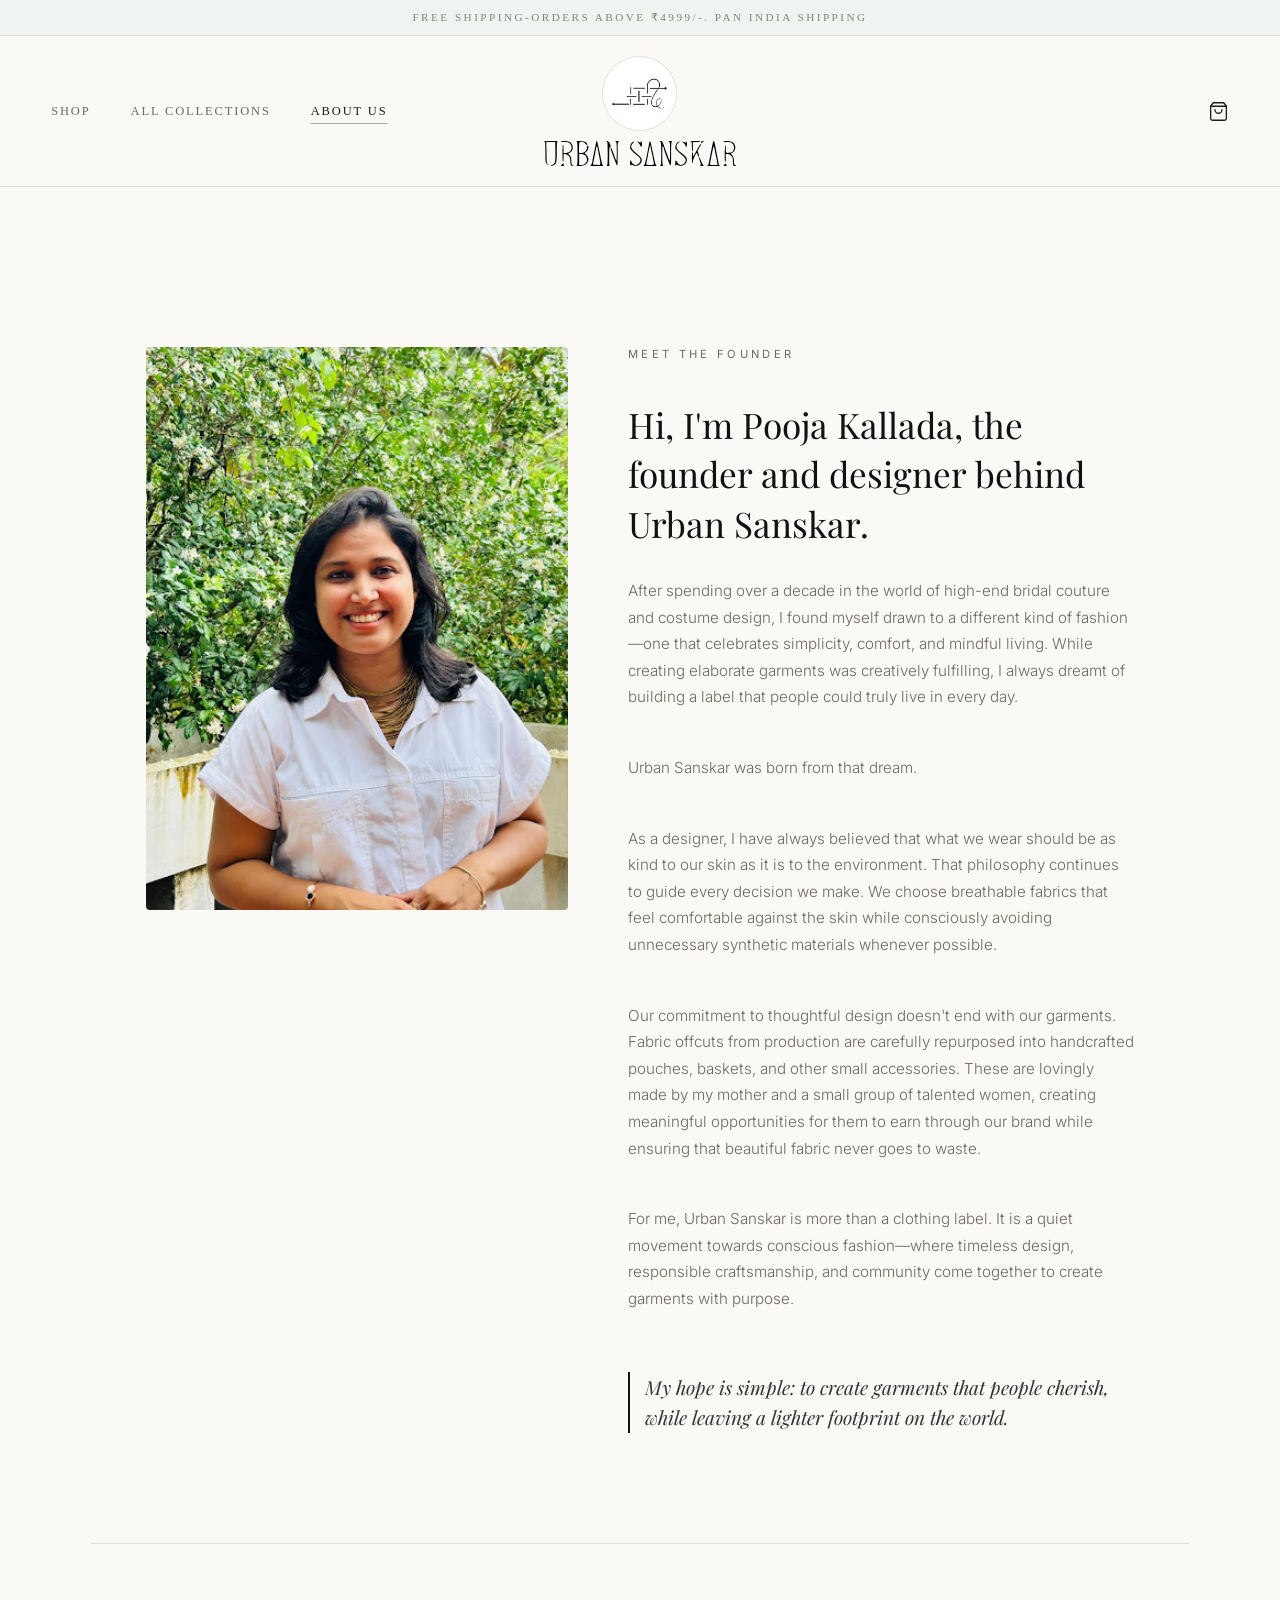
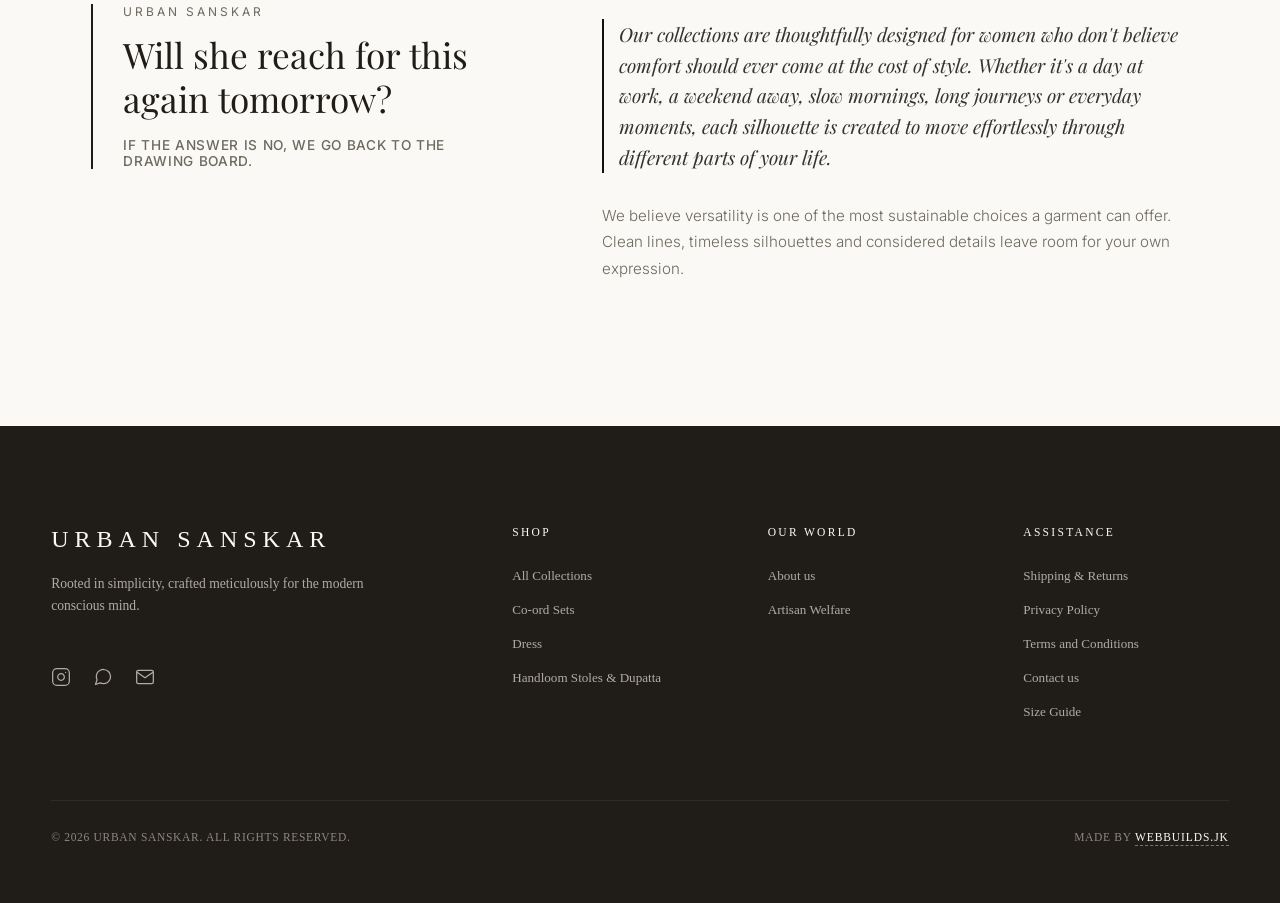
<file: about.html>
<!DOCTYPE html>
<html lang="en">

<head>
    <meta charset="UTF-8">
    <meta name="viewport" content="width=device-width, initial-scale=1.0">
    <title>About us | Urban Sanskar</title>
    <!-- Core Brand CSS Link (Ensure path is correct) -->
    <link rel="stylesheet" href="style.css">
</head>

<body>

    <!-- 1. Top Luxury Announcement Bar -->
    <div class="announcement-bar">
        <span>FREE SHIPPING-ORDERS ABOVE ₹4999/-. PAN INDIA SHIPPING</span>
    </div>

    <!-- 2. Master Header / Navbar -->
    <header class="main-header">

        <!-- Left Section: Desktop Navigation Links / Mobile Hamburger -->
        <div class="header-col nav-left">
            <!-- Mobile Hamburger (Hidden on Desktop) -->
            <button class="menu-toggle-btn" id="menu-open-btn" aria-label="Open Menu">
                <svg width="24" height="24" viewBox="0 0 24 24" fill="none" stroke="currentColor" stroke-width="1.2">
                    <line x1="4" y1="7" x2="20" y2="7"></line>
                    <line x1="4" y1="12" x2="20" y2="12"></line>
                    <line x1="4" y1="17" x2="20" y2="17"></line>
                </svg>
            </button>

            <!-- Desktop Menu -->
            <nav class="desktop-nav">
                <a href="index.html" class="nav-link">Shop</a>
                <a href="collections.html" class="nav-link">All Collections</a>
                <a href="about.html" class="nav-link active">About us</a>
            </nav>
        </div>

        <!-- Center Section: Stacked Circle Logo & Brand Name -->
        <div class="header-col nav-center">
            <div class="brand-identity">
                <div class="logo-circle-container">
                    <img src="logo.jpg" alt="Urban Sanskar Logo" class="brand-logo-img"
                        onerror="this.style.display='none'">
                </div>
                <h1 class="brand-name">

                    <img src="logo.svg" alt="URBAN SANSKAR" class="logo-svg">
                </h1>
            </div>
        </div>

        <!-- Right Section: Clean Single Cart Action Handle -->
        <div class="header-col nav-right">
            <a href="cart.html" class="icon-action-btn cart-toggle-handle" aria-label="Open Shopping Cart"
                style="text-decoration: none; color: inherit; position: relative; display: inline-flex; align-items: center; justify-content: center; background: none; border: none; padding: 0; cursor: pointer;">
                <svg width="21" height="21" viewBox="0 0 24 24" fill="none" stroke="currentColor" stroke-width="1.5"
                    stroke-linecap="round" stroke-linejoin="round">
                    <path d="M6 2L3 6v14a2 2 0 0 0 2 2h14a2 2 0 0 0 2-2V6l-3-4z"></path>
                    <line x1="3" y1="6" x2="21" y2="6"></line>
                    <path d="M16 10a4 4 0 0 1-8 0"></path>
                </svg>
                <span class="cart-badge-dot">0</span>
            </a>
        </div>
    </header>

    <!-- 3. Premium Left-Side Slide Mobile Drawer Overlay Structure -->
    <div class="mobile-drawer-overlay" id="mobile-drawer-overlay"></div>
    <div class="mobile-navigation-drawer" id="mobile-nav-drawer">
        <div class="drawer-header">
            <span class="drawer-title">Menu</span>
            <button class="close-drawer-btn" id="menu-close-btn" aria-label="Close Menu">
                <svg width="24" height="24" viewBox="0 0 24 24" fill="none" stroke="currentColor" stroke-width="1.2">
                    <line x1="18" y1="6" x2="6" y2="18"></line>
                    <line x1="6" y1="6" x2="18" y2="18"></line>
                </svg>
            </button>
        </div>
        <nav class="drawer-links-box">
            <a href="index.html" class="drawer-link">Shop</a>
            <a href="collections.html" class="drawer-link">All Collections</a>
            <a href="about.html" class="drawer-link active">About us</a>
            <a href="shipping-returns.html" class="drawer-link">Shipping & Returns</a>
            <a href="size-guide.html" class="drawer-link">Size Guide</a>
        </nav>
        <div class="drawer-footer">
            <p>Rooted in simplicity, crafted for luxury.</p>
        </div>
    </div>


    <!-- MAIN EDITORIAL CONTENT -->
    <main class="about-page-workspace">

        <!-- SECTION 1: MEET THE FOUNDER (Premium Asymmetric Split Layout) -->
        <section class="about-founder-editorial-zone">
            <div class="founder-split-grid">

                <!-- Left Column: High-End Editorial Image -->
                <div class="founder-image-wrapper">
                    <img src="founder.jpg" alt="Pooja Kallada - Founder of Urban Sanskar" class="founder-editorial-img">
                </div>

                <!-- Right Column: Narrative Storytelling -->
                <div class="founder-narrative-content">
                    <span class="editorial-micro-tag">Meet the Founder</span>
                    <h1 class="founder-greeting-heading">
                        Hi, I'm Pooja Kallada, the founder and designer behind Urban Sanskar.
                    </h1>

                    <div class="founder-story-body">
                        <p class="story-body-main-p">
                            After spending over a decade in the world of high-end bridal couture and costume design, I
                            found myself drawn to a different kind of fashion—one that celebrates simplicity, comfort,
                            and mindful living. While creating elaborate garments was creatively fulfilling, I always
                            dreamt of building a label that people could truly live in every day.
                        </p>
                        <p class="story-body-main-p">
                            Urban Sanskar was born from that dream.
                        </p>
                        <p class="story-body-main-p">
                            As a designer, I have always believed that what we wear should be as kind to our skin as it
                            is to the environment. That philosophy continues to guide every decision we make. We choose
                            breathable fabrics that feel comfortable against the skin while consciously avoiding
                            unnecessary synthetic materials whenever possible.
                        </p>
                        <p class="story-body-main-p">
                            Our commitment to thoughtful design doesn't end with our garments. Fabric offcuts from
                            production are carefully repurposed into handcrafted pouches, baskets, and other small
                            accessories. These are lovingly made by my mother and a small group of talented women,
                            creating meaningful opportunities for them to earn through our brand while ensuring that
                            beautiful fabric never goes to waste.
                        </p>
                        <p class="story-body-main-p">
                            For me, Urban Sanskar is more than a clothing label. It is a quiet movement towards
                            conscious fashion—where timeless design, responsible craftsmanship, and community come
                            together to create garments with purpose.
                        </p>
                        <p class="story-body-italic-p">
                            My hope is simple: to create garments that people cherish, while leaving a lighter footprint
                            on the world.
                        </p>
                    </div>
                </div>

            </div>
        </section>

        <hr class="editorial-divider">

        <!-- SECTION 2: THE URBAN SANSKAR QUESTION (RETAINED SECTION 4) -->
        <section class="about-question-split-container">
            <div class="question-identity-card">
                <span class="brand-signature-callout">Urban Sanskar</span>
                <h2 class="the-daily-question">
                    Will she reach for this again tomorrow?
                </h2>
                <p class="question-action-clause">
                    If the answer is no, we go back to the drawing board.
                </p>
            </div>
            <div class="question-context-narrative">
                <p class="story-body-italic-p">
                    Our collections are thoughtfully designed for women who don't believe comfort should ever come at
                    the cost of style. Whether it's a day at work, a weekend away, slow mornings, long journeys or
                    everyday moments, each silhouette is created to move effortlessly through different parts of your
                    life.
                </p>
                <p class="story-body-main-p">
                    We believe versatility is one of the most sustainable choices a garment can offer. Clean lines,
                    timeless silhouettes and considered details leave room for your own expression.
                </p>
            </div>
        </section>

    </main>

    <footer class=" main-footer">
        <div class="footer-grid">

            <div class="footer-col-block brand-brief">
                <h2 class="footer-brand-name">URBAN SANSKAR</h2>
                <p class="footer-tagline">Rooted in simplicity, crafted meticulously for the modern
                    conscious mind.
                </p>

                <div class="footer-social-icons">
                    <a href="https://instagram.com/_urban_sanskar" target="_blank" aria-label="Instagram">
                        <svg width="20" height="20" viewBox="0 0 24 24" fill="none" stroke="currentColor"
                            stroke-width="1.5" stroke-linecap="round" stroke-linejoin="round">
                            <rect x="2" y="2" width="20" height="20" rx="5" ry="5"></rect>
                            <path d="M16 11.37A4 4 0 1 1 12.63 8 4 4 0 0 1 16 11.37z"></path>
                            <line x1="17.5" y1="6.5" x2="17.51" y2="6.5"></line>
                        </svg>
                    </a>

                    <a href="https://wa.me/919746539916" target="_blank" aria-label="WhatsApp">
                        <svg width="20" height="20" viewBox="0 0 24 24" fill="none" stroke="currentColor"
                            stroke-width="1.5" stroke-linecap="round" stroke-linejoin="round">
                            <path
                                d="M21 11.5a8.38 8.38 0 0 1-.9 3.8 8.5 8.5 0 0 1-7.6 4.7 8.38 8.38 0 0 1-3.8-.9L3 21l1.9-5.7a8.38 8.38 0 0 1-.9-3.8 8.5 8.5 0 0 1 4.7-7.6 8.38 8.38 0 0 1 3.8-.9h.5a8.48 8.48 0 0 1 8 8v.5z">
                            </path>
                        </svg>
                    </a>

                    <a href="mailto:info@urbansanskar.in" aria-label="Email">
                        <svg width="20" height="20" viewBox="0 0 24 24" fill="none" stroke="currentColor"
                            stroke-width="1.5" stroke-linecap="round" stroke-linejoin="round">
                            <path d="M4 4h16c1.1 0 2 .9 2 2v12c0 1.1-.9 2-2 2H4c-1.1 0-2-.9-2-2V6c0-1.1.9-2 2-2z">
                            </path>
                            <polyline points="22,6 12,13 2,6"></polyline>
                        </svg>
                    </a>
                </div>
            </div>

            <div class="footer-col-block">
                <h5 class="footer-col-title">Shop</h5>
                <ul class="footer-links-list">
                    <li><a href="collections.html">All Collections</a></li>
                    <!-- Query parameters added to the links -->
                    <li><a href="collections.html?category=coord-sets">Co-ord Sets</a></li>
                    <li><a href="collections.html?category=dress">Dress</a></li>
                    <li><a href="collections.html?category=handloom-dupatta">Handloom Stoles & Dupatta</a></li>
                </ul>
            </div>

            <div class="footer-col-block">
                <h5 class="footer-col-title">Our World</h5>
                <ul class="footer-links-list">
                    <li><a href="about.html">About us</a></li>
                    <li><a href="our-world.html#artisans">Artisan Welfare</a></li>
                    <!-- <li><a href="our-world.html#sustainability">Sustainability Report</a></li>
                    <li><a href="our-world.html#journal">Journal / Blog</a></li> -->
                </ul>
            </div>

            <div class="footer-col-block">
                <h5 class="footer-col-title">Assistance</h5>
                <ul class="footer-links-list">
                    <li><a href="shipping-returns.html">Shipping & Returns</a></li>
                    <li><a href="privacy.html">Privacy Policy</a></li>
                    <li><a href="terms.html">Terms and Conditions</a></li>
                    <li><a href="contact.html">Contact us</a></li>
                    <li><a href="size-guide.html">Size Guide</a></li>
                </ul>
            </div>

        </div>

        <div class="footer-bottom-bar">
            <p class="footer-copyright">&copy; 2026 Urban Sanskar. All Rights Reserved.</p>
            <p class="footer-agency-credits">
                Made by <a href="https://instagram.com/webbuilds.jk" target="_blank"
                    class="developer-link">webbuilds.jk</a>
            </p>
        </div>
    </footer>


    <script src="app.js"></script>
</body>

</html>
</file>
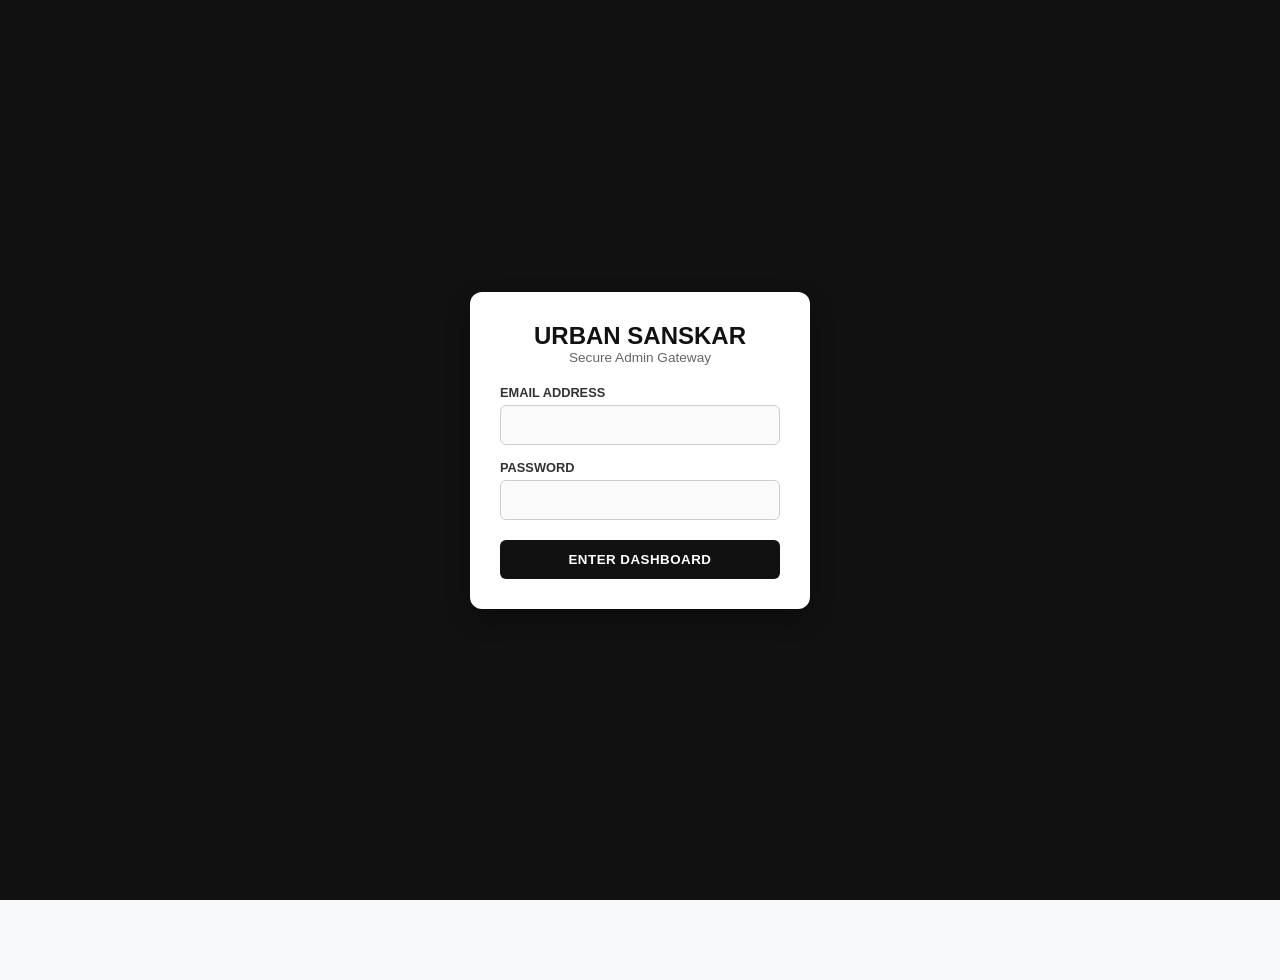
<file: admin.html>
<!DOCTYPE html>
<html lang="en">

<head>
    <meta charset="UTF-8">
    <meta name="viewport" content="width=device-width, initial-scale=1.0, maximum-scale=1.0, user-scalable=no">
    <title>Urban Sanskar | Executive Admin</title>
    <style>
        * {
            box-sizing: border-box;
            margin: 0;
            padding: 0;
            font-family: -apple-system, BlinkMacSystemFont, "Segoe UI", Roboto, sans-serif;
        }

        body {
            background: #f8f9fa;
            padding-bottom: 80px;
            color: #1a1a1a;
        }

        .admin-mobile-header {
            background: #000;
            color: #fff;
            padding: 20px;
            text-align: center;
            font-weight: 700;
            letter-spacing: 1px;
            font-size: 1.1rem;

        }

        .control-panel {
            padding: 15px;
            max-width: 600px;
            margin: 0 auto;
        }

        /* Tab Navigation Management */
        .admin-view-section {
            display: none;
        }

        .admin-view-section.active {
            display: block;
        }

        .card {
            background: #fff;
            padding: 20px;
            border-radius: 16px;
            box-shadow: 0 4px 12px rgba(0, 0, 0, 0.05);
            margin-bottom: 20px;
            border: 1px solid #eee;
        }

        .card h3 {
            margin-bottom: 15px;
            font-size: 1rem;
            color: #666;
            text-transform: uppercase;
            letter-spacing: 0.5px;
        }

        .stats-grid {
            display: grid;
            grid-template-columns: 1fr 1fr;
            gap: 15px;
        }

        /* Mobile Precision Inputs */
        label {
            display: block;
            font-size: 0.85rem;
            font-weight: 600;
            margin-bottom: 6px;
            color: #444;
        }

        input,
        textarea,
        select {
            width: 100%;
            padding: 14px;
            margin-bottom: 16px;
            border: 1px solid #e0e0e0;
            border-radius: 10px;
            font-size: 16px;
            background: #fafafa;
            transition: all 0.3s;
        }

        input:focus,
        textarea:focus,
        select:focus {
            border-color: #000;
            background: #fff;
            outline: none;
        }

        /* Custom Upload Style */
        .widget-btn {
            background: #333;
            color: white;
            border: none;
            font-size: 0.9rem;
            margin-bottom: 12px;
            transition: background 0.2s;
        }

        .widget-btn:contain {
            background: #555;
        }

        .preview-container {
            display: flex;
            gap: 10px;
            flex-wrap: wrap;
            margin-bottom: 15px;
        }

        .preview-img {
            width: 65px;
            height: 65px;
            object-fit: cover;
            border-radius: 8px;
            border: 1px solid #ddd;
        }

        .submit-btn {
            background: #000;
            color: #fff;
            font-weight: 700;
            border: none;
            margin-top: 10px;
            font-size: 1rem;
            letter-spacing: 0.5px;
        }

        .submit-btn:active {
            transform: scale(0.98);
        }

        /* Order Card Styling */
        .order-card {
            border-left: 4px solid #000;
            padding: 15px;
            background: #fff;
            border-radius: 10px;
            margin-bottom: 15px;
            box-shadow: 0 2px 6px rgba(0, 0, 0, 0.02);
        }

        .order-row {
            display: flex;
            justify-content: space-between;
            margin-bottom: 8px;
            font-size: 0.9rem;
        }

        /* Thumb Navigation Panel */
        .bottom-nav {
            position: fixed;
            bottom: 0;
            left: 0;
            width: 100%;
            display: flex;
            background: rgba(255, 255, 255, 0.96);
            backdrop-filter: blur(10px);
            border-top: 1px solid #eaeaea;
            z-index: 1000;
        }

        .nav-item {
            flex: 1;
            padding: 18px 10px;
            text-align: center;
            border: none;
            background: none;
            font-size: 0.85rem;
            font-weight: 600;
            color: #888;
            cursor: pointer;
        }

        .nav-item.active {
            color: #000;
            font-weight: 700;
        }
    </style>
</head>

<body>

    <div class="admin-mobile-header">URBAN SANSKAR HUB</div>

    <main class="control-panel">

        <div id="section-dashboard" class="admin-view-section active">
            <div class="stats-grid">
                <div class="card">
                    <h3>Total Sales</h3>
                    <p id="total-sales-val" style="font-size: 1.6rem; font-weight: 800;">₹0</p>
                </div>
                <div class="card">
                    <h3>Total Orders</h3>
                    <p id="total-orders-val" style="font-size: 1.6rem; font-weight: 800;">0</p>
                </div>
            </div>
        </div>

    <div id="section-add" class="admin-view-section">
            <section class="card">
                <h2 style="font-size: 1.2rem; margin-bottom: 20px; font-weight: 800;">Publish New Core Line</h2>
                <form id="prodForm">

                    <label>Product Title</label>
                    <input type="text" id="prodTitle" placeholder="e.g., Classic Ivory Co-ord Set" required>

                    <!-- Price Fields Section -->
                    <label>Selling Price (INR)</label>
                    <input type="number" id="prodPrice" placeholder="e.g., 4250" required>
                    
                    <label>Original MRP (INR) <span style="color: #888; font-size: 0.8rem; font-weight: normal;">(Optional - Fill only if product is on SALE)</span></label>
                    <input type="number" id="prodMrpPrice" placeholder="e.g., 5200 (Leave blank if no discount)">

                    <label>Category</label>
                    <select id="prodCategory" required>
                        <option value="">Select Category</option>
                        <option value="coord-sets">Co-ord Sets</option>
                        <option value="dress">Dress</option>
                        <option value="hand-series">Hand Painted Series</option>
                        <option value="handloom-dupatta">Handloom Stoles & Dupatta</option>
                        <option value="stories">Pieces that became stories</option>
                    </select>

                    <label>Collection Tag</label>
                    <input type="text" id="prodCollectionTag" placeholder="e.g., Summer 26. (latest)">

                    <label>Fabric Matrix Details</label>
                    <input type="text" id="prodFabric" placeholder="e.g., 100% Certified Organic Premium Linen">

                    <label Silhouette>Fit Type</label>
                    <input type="text" id="prodFit" placeholder="e.g., Relaxed / Slim Fit">

                    <label>Product Main Summary (desc)</label>
                    <textarea id="prodDesc" placeholder="Product overview for detail page..." rows="3"
                        required></textarea>

                    <label>Artisanal Details / Specifications</label>
                    <textarea id="prodDetails" placeholder="e.g., Minimalist Tailoring, Handwoven textures..."
                        rows="3"></textarea>

                    <label>Available Sizes (Separate with commas)</label>
                    <input type="text" id="prodSizes" placeholder="S, M, L, XL, XXL" required>

                    <label>Media Gallery Assets</label>
                    <button type="button" id="upload_widget" class="widget-btn">📸 Launch Cloudinary
                        Camera/Uploader</button>
                    <div id="imagePreview" class="preview-container"></div>

                    <label
                        style="display: flex; align-items: center; gap: 12px; margin: 10px 0 20px 0; cursor: pointer;">
                        <input type="checkbox" id="isBestSeller" style="width: auto; margin-bottom: 0;"> Mark as Slider
                        Best Seller
                    </label>

                    <label
                        style="display: flex; align-items: center; gap: 12px; margin: 10px 0 20px 0; cursor: pointer; color: #008000; font-weight: 700;">
                        <input type="checkbox" id="isNewArrival" style="width: auto; margin-bottom: 0;"> ✨ Mark as
                        Slider
                        New Arrival
                    </label>

                    <label
                        style="display: flex; align-items: center; gap: 12px; margin: 10px 0 20px 0; cursor: pointer; color: #ff0000; font-weight: 700;">
                        <input type="checkbox" id="isSoldOut" style="width: auto; margin-bottom: 0;"> 🚫 Mark as SOLD
                        OUT (Unavailable)
                    </label>

                    <button type="submit" class="submit-btn">Publish to Database 🚀</button>
                </form>
            </section>
        </div>

        <div id="section-orders" class="admin-view-section">
            <section class="card">
                <h2 style="font-size: 1.2rem; margin-bottom: 15px; font-weight: 800;">Live Order Pipeline</h2>
                <div id="orders-list">
                    <p style="text-align: center; color: #888; padding: 20px;">Fetching server logs...</p>
                </div>
            </section>
        </div>

        <div id="section-manage" class="admin-view-section">
            <section class="card">
                <h2 style="font-size: 1.2rem; margin-bottom: 15px; font-weight: 800; color: #111;">Inventory Control
                </h2>
                <p style="color: #666; font-size: 0.85rem; margin-bottom: 20px;">Edit</p>

                <div id="admin-products-list" style="display: flex; flex-direction: column; gap: 15px;"></div>
            </section>
        </div>

    </main>

    <nav class="bottom-nav">
        <button class="nav-item active" data-tab="dashboard" onclick="switchTab('dashboard')">🏠 Dash</button>
        <button class="nav-item" data-tab="add" onclick="switchTab('add')">➕ Add Product</button>
        <button class="nav-item" data-tab="orders" onclick="switchTab('orders')">📦 Orders</button>
        <button class="nav-item" data-tab="manage" onclick="switchTab('manage')">⚙️ Manage</button>
    </nav>

    <script src="https://upload-widget.cloudinary.com/global/all.js" type="text/javascript"></script>
    <script src="admin.js"></script>
</body>
</html>
</file>
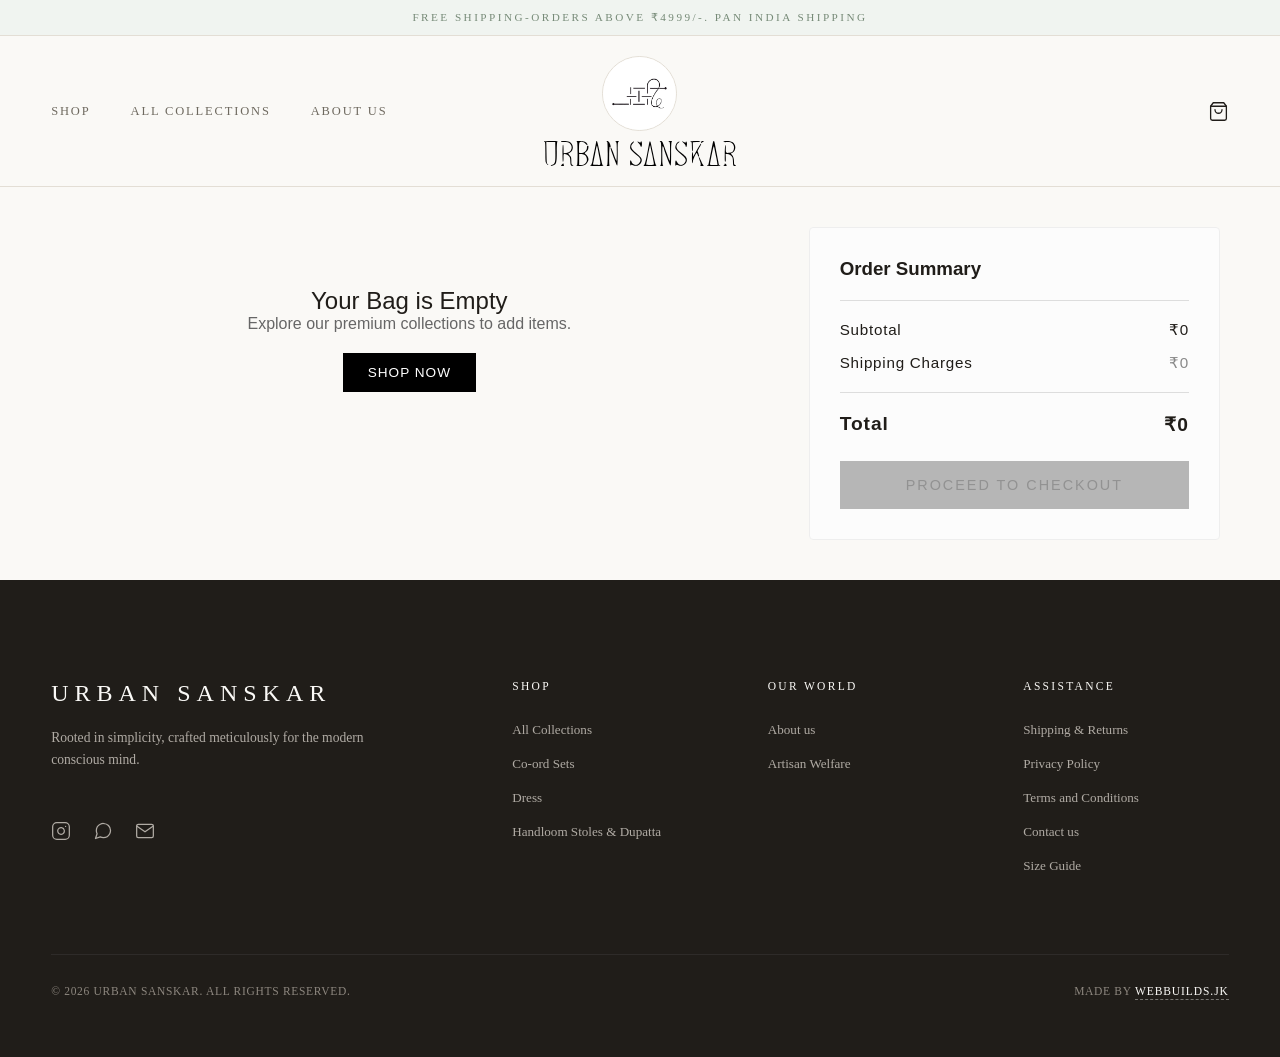
<file: cart.html>
<!DOCTYPE html>
<html lang="en">

<head>
    <meta charset="UTF-8">
    <meta name="viewport" content="width=device-width, initial-scale=1.0">
    <title>Your Bag | Urban Sanskar</title>
    <link rel="stylesheet" href="style.css">
    <style>
        /* ==========================================================================
   DESKTOP & BASE STYLES (Clean Boutique Look)
   ========================================================================== */
        .cart-page-container {
            display: flex;
            gap: 50px;
            max-width: 1200px;
            margin: 40px auto;
            padding: 0 20px;
            font-family: sans-serif;
        }

        .cart-items-wrapper {
            flex: 2;
        }

        .cart-summary-panel {
            flex: 1;
            background: #fcfcfc;
            border: 1px solid #eee;
            padding: 30px;
            border-radius: 4px;
            height: fit-content;
            position: sticky;
            top: 100px;
            /* Page scroll ke sath summary stick rahegi */
        }

        /* Individual Item Row */
        .cart-item-row {
            display: flex;
            align-items: center;
            justify-content: space-between;
            padding: 25px 0;
            border-bottom: 1px solid #f0f0f0;
            gap: 15px;
        }

        .item-main-info {
            display: flex;
            gap: 20px;
            align-items: center;
            flex: 1;
        }

        .item-main-info img {
            object-fit: cover;
            border-radius: 4px;
            border: 1px solid #eee;
        }

        .item-qty-actions {
            display: flex;
            align-items: center;
            gap: 12px;
        }

        .qty-btn {
            padding: 5px 12px;
            cursor: pointer;
            background: #fff;
            border: 1px solid #ddd;
            font-weight: 600;
            transition: all 0.2s ease;
        }

        .qty-btn:hover {
            background: #a3b19b;
            color: #fff;
            border-color: #a3b19b;
        }

        .item-row-total {
            font-weight: 600;
            min-width: 80px;
            text-align: right;
        }

        .remove-item-btn {
            color: #999;
            background: none;
            border: none;
            cursor: pointer;
            font-size: 1.2rem;
            transition: color 0.2s ease;
        }

        .remove-item-btn:hover {
            color: #ff0000;
        }


        .summary-row {
            display: flex;
            justify-content: space-between;
            margin-bottom: 15px;
            font-size: 0.95rem;
            letter-spacing: 0.05em;
        }

        .btn-checkout {
            width: 100%;
            padding: 16px;
            background: #a3b19b;
            color: #fff;
            border: none;
            font-size: 0.9rem;
            cursor: pointer;
            text-transform: uppercase;
            letter-spacing: 2px;
            margin-top: 10px;
            transition: opacity 0.2s;
        }

        .btn-checkout:hover {
            opacity: 0.9;
        }

        /* 🔥 Added styling for disabled checkout button */
        .btn-checkout:disabled {
            background: #ccc;
            color: #666;
            cursor: not-allowed;
            opacity: 0.7;
        }

        /* ==========================================================================
   🔥 MOBILE RESPONSIVENESS BREAKPOINT (768px)
   ========================================================================== */
        @media (max-width: 768px) {
            .cart-page-container {
                flex-direction: column;
                gap: 30px;
                padding: 0 15px;
                margin: 20px auto;
            }

            /* 🔥 UPDATED: Added padding-right so text never overlaps the cross icon */
            .cart-item-row {
                flex-direction: column;
                align-items: flex-start;
                position: relative;
                padding: 20px 35px 20px 0;
                /* Right me 35px ka safe zone banaya */
            }

            .item-main-info {
                width: 100%;
            }

            .item-qty-actions {
                width: 100%;
                justify-content: space-between;
                margin-top: 15px;
                background: #f9f9f9;
                padding: 8px 12px;
                border-radius: 4px;
                box-sizing: border-box;
            }

            .item-row-total {
                text-align: left;
                min-width: auto;
            }

            /* 🔥 UPDATED: Shifted the cross icon slightly higher and tighter to the corner */
            .remove-item-btn {
                position: absolute;
                top: 10px;
                /* Pehle 20px tha, ab thoda aur upar kiya */
                right: -5px;
                /* Right corner me push kiya */
                padding: 8px;
                /* Touch target behtar karne ke liye padding badhai */
                font-size: 1.2rem;
                line-height: 1;
            }

            .cart-summary-panel {
                width: 100%;
                box-sizing: border-box;
            }
        }
    </style>
</head>

<body>

    <!-- 1. Top Luxury Announcement Bar -->
    <div class="announcement-bar">
        <span>FREE SHIPPING-ORDERS ABOVE ₹4999/-. PAN INDIA SHIPPING</span>
    </div>

    <!-- 2. Master Header / Navbar -->
    <header class="main-header">

        <!-- Left Section: Desktop Navigation Links / Mobile Hamburger -->
        <div class="header-col nav-left">
            <!-- Mobile Hamburger (Hidden on Desktop) -->
            <button class="menu-toggle-btn" id="menu-open-btn" aria-label="Open Menu">
                <svg width="24" height="24" viewBox="0 0 24 24" fill="none" stroke="currentColor" stroke-width="1.2">
                    <line x1="4" y1="7" x2="20" y2="7"></line>
                    <line x1="4" y1="12" x2="20" y2="12"></line>
                    <line x1="4" y1="17" x2="20" y2="17"></line>
                </svg>
            </button>

            <!-- Desktop Menu -->
            <nav class="desktop-nav">
                <a href="index.html" class="nav-link">Shop</a>
                <a href="collections.html" class="nav-link">All Collections</a>
                <a href="about.html" class="nav-link">About us</a>
            </nav>
        </div>

        <!-- Center Section: Stacked Circle Logo & Brand Name -->
        <div class="header-col nav-center">
            <div class="brand-identity">
                <div class="logo-circle-container">
                    <img src="logo.jpg" alt="Urban Sanskar Logo" class="brand-logo-img"
                        onerror="this.style.display='none'">
                </div>
                <h1 class="brand-name">

                    <img src="logo.svg" alt="URBAN SANSKAR" class="logo-svg">
                </h1>
            </div>
        </div>

        <!-- Right Section: Clean Single Cart Action Handle -->
        <div class="header-col nav-right">
            <a href="cart.html" class="icon-action-btn cart-toggle-handle" aria-label="Open Shopping Cart"
                style="text-decoration: none; color: inherit; position: relative; display: inline-flex; align-items: center; justify-content: center; background: none; border: none; padding: 0; cursor: pointer;">
                <svg width="21" height="21" viewBox="0 0 24 24" fill="none" stroke="currentColor" stroke-width="1.5"
                    stroke-linecap="round" stroke-linejoin="round">
                    <path d="M6 2L3 6v14a2 2 0 0 0 2 2h14a2 2 0 0 0 2-2V6l-3-4z"></path>
                    <line x1="3" y1="6" x2="21" y2="6"></line>
                    <path d="M16 10a4 4 0 0 1-8 0"></path>
                </svg>
                <span class="cart-badge-dot">0</span>
            </a>
        </div>
    </header>

    <!-- 3. Premium Left-Side Slide Mobile Drawer Overlay Structure -->
    <div class="mobile-drawer-overlay" id="mobile-drawer-overlay"></div>
    <div class="mobile-navigation-drawer" id="mobile-nav-drawer">
        <div class="drawer-header">
            <span class="drawer-title">Menu</span>
            <button class="close-drawer-btn" id="menu-close-btn" aria-label="Close Menu">
                <svg width="24" height="24" viewBox="0 0 24 24" fill="none" stroke="currentColor" stroke-width="1.2">
                    <line x1="18" y1="6" x2="6" y2="18"></line>
                    <line x1="6" y1="6" x2="18" y2="18"></line>
                </svg>
            </button>
        </div>
        <nav class="drawer-links-box">
            <a href="index.html" class="drawer-link">Shop</a>
            <a href="collections.html" class="drawer-link">All Collections</a>
            <a href="about.html" class="drawer-link">About us</a>
            <a href="shipping-returns.html" class="drawer-link">Shipping & Returns</a>
            <a href="size-guide.html" class="drawer-link">Size Guide</a>
        </nav>
        <div class="drawer-footer">
            <p>Rooted in simplicity, crafted for luxury.</p>
        </div>
    </div>
    </div>

    <div class="cart-page-container">
        <div class="cart-items-wrapper">
            <!-- Dynamic cart items code through JS -->
        </div>

        <div class="cart-summary-panel">
            <h3>Order Summary</h3>
            <hr style="border:0; border-top:1px solid #ddd; margin: 20px 0;">

            <div class="summary-row">
                <span>Subtotal</span>
                <span id="cart-subtotal">₹0</span>
            </div>

            <!-- 🛠️ NEW ADDITION: Premium Bag Discount/Savings Tracker Row -->
            <div class="summary-row" id="summary-savings-row" style="display: none; color: #2e7d32; font-weight: 500;">
                <span>Bag Discount</span>
                <span id="cart-savings">-₹0</span>
            </div>

            <div class="summary-row">
                <span>Shipping Charges</span>
                <span id="cart-shipping" style="font-weight: 500; color: #888;">Enter Pincode</span>
            </div>

            <hr style="border:0; border-top:1px solid #ddd; margin: 20px 0;">

            <div class="summary-row" style="font-size: 1.2rem; font-weight: 600;">
                <span>Total</span>
                <span id="cart-total">₹0</span>
            </div>

            <button class="btn-checkout" id="proceed-to-checkout-btn">Proceed to Checkout</button>
        </div>
    </div>

    <footer class=" main-footer">
        <div class="footer-grid">

            <div class="footer-col-block brand-brief">
                <h2 class="footer-brand-name">URBAN SANSKAR</h2>
                <p class="footer-tagline">Rooted in simplicity, crafted meticulously for the modern
                    conscious mind.
                </p>

                <div class="footer-social-icons">
                    <a href="https://instagram.com/_urban_sanskar" target="_blank" aria-label="Instagram">
                        <svg width="20" height="20" viewBox="0 0 24 24" fill="none" stroke="currentColor"
                            stroke-width="1.5" stroke-linecap="round" stroke-linejoin="round">
                            <rect x="2" y="2" width="20" height="20" rx="5" ry="5"></rect>
                            <path d="M16 11.37A4 4 0 1 1 12.63 8 4 4 0 0 1 16 11.37z"></path>
                            <line x1="17.5" y1="6.5" x2="17.51" y2="6.5"></line>
                        </svg>
                    </a>

                    <a href="https://wa.me/919746539916" target="_blank" aria-label="WhatsApp">
                        <svg width="20" height="20" viewBox="0 0 24 24" fill="none" stroke="currentColor"
                            stroke-width="1.5" stroke-linecap="round" stroke-linejoin="round">
                            <path
                                d="M21 11.5a8.38 8.38 0 0 1-.9 3.8 8.5 8.5 0 0 1-7.6 4.7 8.38 8.38 0 0 1-3.8-.9L3 21l1.9-5.7a8.38 8.38 0 0 1-.9-3.8 8.5 8.5 0 0 1 4.7-7.6 8.38 8.38 0 0 1 3.8-.9h.5a8.48 8.48 0 0 1 8 8v.5z">
                            </path>
                        </svg>
                    </a>

                    <a href="mailto:info@urbansanskar.in" aria-label="Email">
                        <svg width="20" height="20" viewBox="0 0 24 24" fill="none" stroke="currentColor"
                            stroke-width="1.5" stroke-linecap="round" stroke-linejoin="round">
                            <path d="M4 4h16c1.1 0 2 .9 2 2v12c0 1.1-.9 2-2 2H4c-1.1 0-2-.9-2-2V6c0-1.1.9-2 2-2z">
                            </path>
                            <polyline points="22,6 12,13 2,6"></polyline>
                        </svg>
                    </a>
                </div>
            </div>

            <div class="footer-col-block">
                <h5 class="footer-col-title">Shop</h5>
                <ul class="footer-links-list">
                    <li><a href="collections.html">All Collections</a></li>
                    <!-- Query parameters added to the links -->
                    <li><a href="collections.html?category=coord-sets">Co-ord Sets</a></li>
                    <li><a href="collections.html?category=dress">Dress</a></li>
                    <li><a href="collections.html?category=handloom-dupatta">Handloom Stoles & Dupatta</a></li>
                </ul>
            </div>

            <div class="footer-col-block">
                <h5 class="footer-col-title">Our World</h5>
                <ul class="footer-links-list">
                    <li><a href="about.html">About us</a></li>
                    <li><a href="our-world.html#artisans">Artisan Welfare</a></li>
                    <!-- <li><a href="our-world.html#sustainability">Sustainability Report</a></li>
                    <li><a href="our-world.html#journal">Journal / Blog</a></li> -->
                </ul>
            </div>

            <div class="footer-col-block">
                <h5 class="footer-col-title">Assistance</h5>
                <ul class="footer-links-list">
                    <li><a href="shipping-returns.html">Shipping & Returns</a></li>
                    <li><a href="privacy.html">Privacy Policy</a></li>
                    <li><a href="terms.html">Terms and Conditions</a></li>
                    <li><a href="contact.html">Contact us</a></li>
                    <li><a href="size-guide.html">Size Guide</a></li>
                </ul>
            </div>

        </div>

        <div class="footer-bottom-bar">
            <p class="footer-copyright">&copy; 2026 Urban Sanskar. All Rights Reserved.</p>
            <p class="footer-agency-credits">
                Made by <a href="https://instagram.com/webbuilds.jk" target="_blank"
                    class="developer-link">webbuilds.jk</a>
            </p>
        </div>
    </footer>


    <script src="app.js"></script>
    <script src="cart.js"></script>
</body>

</html>
</file>
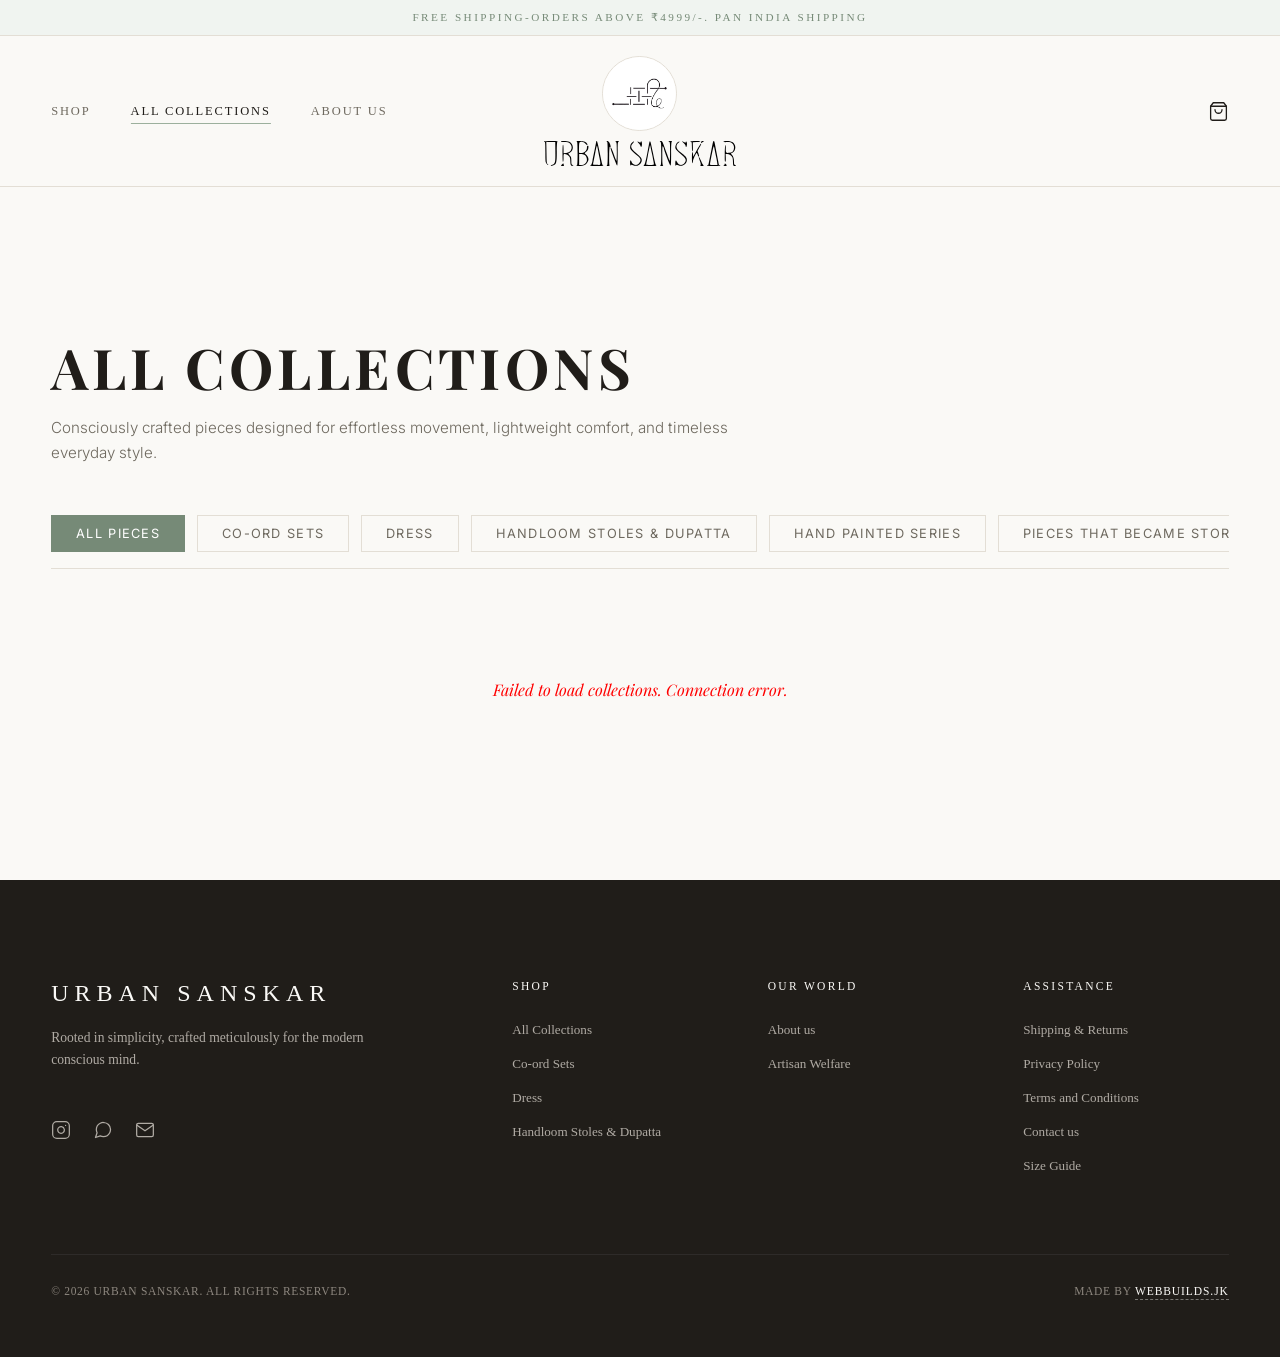
<file: checkout.html>
<!DOCTYPE html>
<html lang="en">

<head>
    <meta charset="UTF-8">
    <meta name="viewport" content="width=device-width, initial-scale=1.0">
    <title>Secure Checkout - Urban Sanskar</title>
    <style>
        * {
            box-sizing: border-box;
            margin: 0;
            padding: 0;
            font-family: -apple-system, BlinkMacSystemFont, "Segoe UI", Roboto, sans-serif;
        }

        body {
            background: #fafafa;
            color: #111;
            padding-bottom: 60px;
        }

        .checkout-wrapper {
            max-width: 1200px;
            margin: 40px auto;
            padding: 0 20px;
            display: grid;
            grid-template-columns: 1.6fr 1fr;
            gap: 40px;
        }

        .section-box {
            background: #fff;
            border: 1px solid #e5e5e5;
            padding: 35px;
            border-radius: 4px;
        }

        h2,
        h3 {
            font-weight: 500;
            letter-spacing: 0.03em;
            text-transform: uppercase;
            margin-bottom: 25px;
            font-size: 1.15rem;
        }

        .form-row {
            display: flex;
            gap: 15px;
            margin-bottom: 15px;
        }

        .form-group {
            display: flex;
            flex-direction: column;
            margin-bottom: 15px;
            flex: 1;
            min-width: 0;
        }

        .form-group label {
            font-size: 0.75rem;
            font-weight: 600;
            text-transform: uppercase;
            color: #555;
            margin-bottom: 6px;
            letter-spacing: 0.05em;
        }

        .form-group input {
            padding: 12px 14px;
            border: 1px solid #ccc;
            font-size: 0.95rem;
            outline: none;
            transition: border 0.2s;
            border-radius: 2px;
            width: 100%;
        }

        .form-group input:focus {
            border-color: #000;
        }

        .summary-row {
            display: flex;
            justify-content: space-between;
            margin-bottom: 14px;
            font-size: 0.95rem;
        }

        .total-row {
            display: flex;
            justify-content: space-between;
            font-size: 1.2rem;
            font-weight: 600;
            margin-top: 20px;
            padding-top: 20px;
            border-top: 1px solid #eee;
        }

        .btn-pay {
            width: 100%;
            padding: 16px;
            background: #000;
            color: #fff;
            border: none;
            font-size: 0.9rem;
            font-weight: 500;
            text-transform: uppercase;
            letter-spacing: 2px;
            margin-top: 20px;
            cursor: pointer;
            transition: background 0.2s;
        }

        .btn-pay:hover {
            background: #222;
        }

        /* 🔥 Premium Mobile Responsiveness Responsive Breakpoint */
        @media (max-width: 900px) {
            .checkout-wrapper {
                grid-template-columns: 1fr;
                gap: 25px;
                margin: 20px auto;
                padding: 0 15px;
            }

            .form-row {
                flex-direction: column;
                gap: 0;
            }

            .section-box {
                padding: 20px;
            }
        }
    </style>
</head>

<body>

    <!-- Header / Navbar -->

    <div class="checkout-wrapper">
        <!-- LEFT: Customer Secure Form -->
        <div class="section-box">
            <h2>Shipping & Delivery Details</h2>
            <!-- Real application me hum native browser form submission use karenge validation ke liye -->
            <form id="shipping-form" onsubmit="return false;">
                <div class="form-group">
                    <label for="cust-name">Full Name</label>
                    <input type="text" id="cust-name" required placeholder="Rahul Sharma">
                </div>

                <div class="form-row">
                    <div class="form-group">
                        <label for="cust-email">Email Address</label>
                        <input type="email" id="cust-email" required placeholder="rahul@example.com">
                    </div>
                    <div class="form-group">
                        <label for="cust-phone">Phone Number</label>
                        <input type="tel" id="cust-phone" required placeholder="10-Digit Mobile"
                            pattern="[6-9][0-9]{9}">
                    </div>
                </div>

                <div class="form-group">
                    <label for="cust-address">Street Address / House No.</label>
                    <input type="text" id="cust-address" required placeholder="Apartment, plot no, street name">
                </div>

                <div class="form-row">
                    <div class="form-group">
                        <label for="cust-city">City</label>
                        <input type="text" id="cust-city" required placeholder="Mumbai">
                    </div>
                    <div class="form-group">
                        <label for="cust-state">State</label>
                        <input type="text" id="cust-state" required placeholder="Maharashtra">
                    </div>
                    <div class="form-group">
                        <label for="cust-pincode">Pincode</label>
                        <input type="text" id="cust-pincode" required placeholder="400001" pattern="[0-9]{6}">
                    </div>
                </div>

                <!-- Explicit hidden submit button for standard validation trigger -->
                <button type="submit" id="hidden-submit" style="display: none;"></button>
            </form>
        </div>

        <!-- RIGHT: Live Order Review Summary -->
        <div class="section-box" style="height: fit-content;">
            <h3>Order Summary</h3>
            <hr style="border:0; border-top:1px solid #eee; margin-bottom: 20px;">

            <div class="summary-row">
                <span style="color:#666;">Items Subtotal</span>
                <span id="review-subtotal" style="font-weight: 500;">₹0</span>
            </div>

            <!-- 🛠️ NEW ADDITION: Premium Bag Discount Tracker Row on Checkout -->
            <div class="summary-row" id="review-savings-row" style="display: none; color: #2e7d32; font-weight: 500;">
                <span>Bag Discount</span>
                <span id="review-savings">-₹0</span>
            </div>

            <div class="summary-row">
                <span style="color:#666;">Shipping & Handling</span>
                <span id="review-shipping" style="font-weight: 500;">₹0</span>
            </div>

            <div class="total-row">
                <span>Grand Total</span>
                <span id="review-total">₹0</span>
            </div>

            <button type="button" class="btn-pay" id="razorpay-trigger-btn">Place Order & Pay</button>
        </div>
    </div>

    <!-- Razorpay SDK and Scripts -->
    <script src="https://checkout.razorpay.com/v1/checkout.js"></script>
    <script src="app.js"></script>
    <script src="checkout.js"></script>
</body>

</html>
</file>
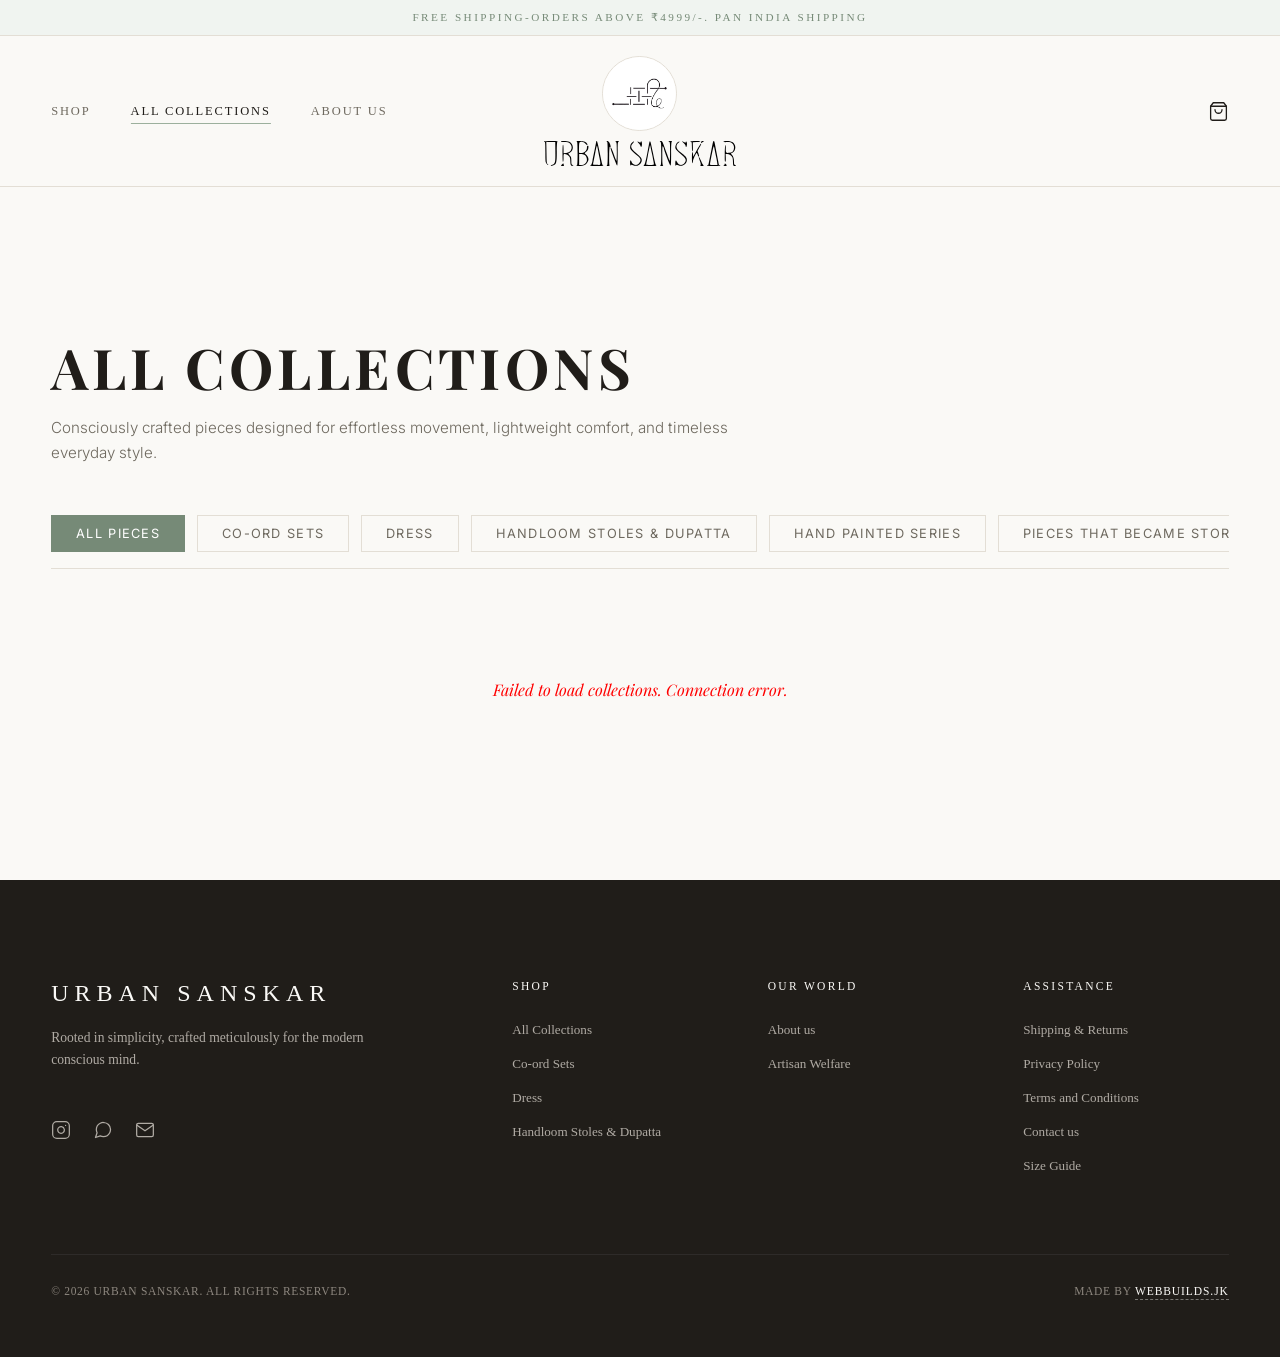
<file: collections.html>
<!DOCTYPE html>
<html lang="en">

<head>
    <meta charset="UTF-8">
    <meta name="viewport" content="width=device-width, initial-scale=1.0">
    <title>All Collections | Urban Sanskar</title>
    <link rel="stylesheet" href="style.css">
</head>

<body>

    <!-- 1. Top Luxury Announcement Bar -->
    <div class="announcement-bar">
        <span>FREE SHIPPING-ORDERS ABOVE ₹4999/-. PAN INDIA SHIPPING</span>
    </div>

    <!-- 2. Master Header / Navbar -->
    <header class="main-header">

        <!-- Left Section: Desktop Navigation Links / Mobile Hamburger -->
        <div class="header-col nav-left">
            <!-- Mobile Hamburger (Hidden on Desktop) -->
            <button class="menu-toggle-btn" id="menu-open-btn" aria-label="Open Menu">
                <svg width="24" height="24" viewBox="0 0 24 24" fill="none" stroke="currentColor" stroke-width="1.2">
                    <line x1="4" y1="7" x2="20" y2="7"></line>
                    <line x1="4" y1="12" x2="20" y2="12"></line>
                    <line x1="4" y1="17" x2="20" y2="17"></line>
                </svg>
            </button>

            <!-- Desktop Menu -->
            <nav class="desktop-nav">
                <a href="index.html" class="nav-link">Shop</a>
                <a href="collections.html" class="nav-link active">All Collections</a>
                <a href="about.html" class="nav-link">About us</a>
            </nav>
        </div>

        <!-- Center Section: Stacked Circle Logo & Brand Name -->
        <div class="header-col nav-center">
            <div class="brand-identity">
                <div class="logo-circle-container">
                    <img src="logo.jpg" alt="Urban Sanskar Logo" class="brand-logo-img"
                        onerror="this.style.display='none'">
                </div>
                <h1 class="brand-name">

                    <img src="logo.svg" alt="URBAN SANSKAR" class="logo-svg">
                </h1>
            </div>
        </div>

        <!-- Right Section: Clean Single Cart Action Handle -->
        <div class="header-col nav-right">
            <a href="cart.html" class="icon-action-btn cart-toggle-handle" aria-label="Open Shopping Cart"
                style="text-decoration: none; color: inherit; position: relative; display: inline-flex; align-items: center; justify-content: center; background: none; border: none; padding: 0; cursor: pointer;">
                <svg width="21" height="21" viewBox="0 0 24 24" fill="none" stroke="currentColor" stroke-width="1.5"
                    stroke-linecap="round" stroke-linejoin="round">
                    <path d="M6 2L3 6v14a2 2 0 0 0 2 2h14a2 2 0 0 0 2-2V6l-3-4z"></path>
                    <line x1="3" y1="6" x2="21" y2="6"></line>
                    <path d="M16 10a4 4 0 0 1-8 0"></path>
                </svg>
                <span class="cart-badge-dot">0</span>
            </a>
        </div>
    </header>

    <!-- 3. Premium Left-Side Slide Mobile Drawer Overlay Structure -->
    <div class="mobile-drawer-overlay" id="mobile-drawer-overlay"></div>
    <div class="mobile-navigation-drawer" id="mobile-nav-drawer">
        <div class="drawer-header">
            <span class="drawer-title">Menu</span>
            <button class="close-drawer-btn" id="menu-close-btn" aria-label="Close Menu">
                <svg width="24" height="24" viewBox="0 0 24 24" fill="none" stroke="currentColor" stroke-width="1.2">
                    <line x1="18" y1="6" x2="6" y2="18"></line>
                    <line x1="6" y1="6" x2="18" y2="18"></line>
                </svg>
            </button>
        </div>
        <nav class="drawer-links-box">
            <a href="index.html" class="drawer-link">Shop</a>
            <a href="collections.html" class="drawer-link active">All Collections</a>
            <a href="about.html" class="drawer-link">About us</a>
            <a href="shipping-returns.html" class="drawer-link">Shipping & Returns</a>
            <a href="size-guide.html" class="drawer-link">Size Guide</a>
        </nav>
        <div class="drawer-footer">
            <p>Rooted in simplicity, crafted for luxury.</p>
        </div>
    </div>



    <main class="collections-workspace">

        <!-- PAGE TITLE HEADER -->
        <header class="collections-hero">
            <!-- <span class="editorial-micro-tag">The Bureau of Minimalist Luxury</span> -->
            <h1 class="collections-main-title">All Collections</h1>
            <p class="collections-tagline">Consciously crafted pieces designed for effortless movement, lightweight
                comfort, and timeless everyday style.</p>
        </header>

        <!-- CATEGORY FILTER BUTTONS BAR -->
        <div class="filter-navigation-bar">
            <button class="filter-chip active" data-category="all">All Pieces</button>
            <button class="filter-chip" data-category="coord-sets">Co-ord Sets</button>
            <button class="filter-chip" data-category="dress">Dress</button>
            <button class="filter-chip" data-category="handloom-dupatta">Handloom Stoles & Dupatta</button>
            <button class="filter-chip" data-category="hand-series">Hand Painted Series</button>
            <button class="filter-chip" data-category="stories">Pieces that became stories</button>
        </div>

        <!-- DYNAMIC PRODUCT GRID -->
        <div class="products-grid-container" id="products-grid">
            <!-- JavaScript will dynamically inject product cards here -->
        </div>

    </main>

    <footer class=" main-footer">
        <div class="footer-grid">

            <div class="footer-col-block brand-brief">
                <h2 class="footer-brand-name">URBAN SANSKAR</h2>
                <p class="footer-tagline">Rooted in simplicity, crafted meticulously for the modern
                    conscious mind.
                </p>

                <div class="footer-social-icons">
                    <a href="https://instagram.com/_urban_sanskar" target="_blank" aria-label="Instagram">
                        <svg width="20" height="20" viewBox="0 0 24 24" fill="none" stroke="currentColor"
                            stroke-width="1.5" stroke-linecap="round" stroke-linejoin="round">
                            <rect x="2" y="2" width="20" height="20" rx="5" ry="5"></rect>
                            <path d="M16 11.37A4 4 0 1 1 12.63 8 4 4 0 0 1 16 11.37z"></path>
                            <line x1="17.5" y1="6.5" x2="17.51" y2="6.5"></line>
                        </svg>
                    </a>

                    <a href="https://wa.me/919746539916" target="_blank" aria-label="WhatsApp">
                        <svg width="20" height="20" viewBox="0 0 24 24" fill="none" stroke="currentColor"
                            stroke-width="1.5" stroke-linecap="round" stroke-linejoin="round">
                            <path
                                d="M21 11.5a8.38 8.38 0 0 1-.9 3.8 8.5 8.5 0 0 1-7.6 4.7 8.38 8.38 0 0 1-3.8-.9L3 21l1.9-5.7a8.38 8.38 0 0 1-.9-3.8 8.5 8.5 0 0 1 4.7-7.6 8.38 8.38 0 0 1 3.8-.9h.5a8.48 8.48 0 0 1 8 8v.5z">
                            </path>
                        </svg>
                    </a>

                    <a href="mailto:info@urbansanskar.in" aria-label="Email">
                        <svg width="20" height="20" viewBox="0 0 24 24" fill="none" stroke="currentColor"
                            stroke-width="1.5" stroke-linecap="round" stroke-linejoin="round">
                            <path d="M4 4h16c1.1 0 2 .9 2 2v12c0 1.1-.9 2-2 2H4c-1.1 0-2-.9-2-2V6c0-1.1.9-2 2-2z">
                            </path>
                            <polyline points="22,6 12,13 2,6"></polyline>
                        </svg>
                    </a>
                </div>
            </div>

            <div class="footer-col-block">
                <h5 class="footer-col-title">Shop</h5>
                <ul class="footer-links-list">
                    <li><a href="collections.html">All Collections</a></li>
                    <!-- Query parameters added to the links -->
                    <li><a href="collections.html?category=coord-sets">Co-ord Sets</a></li>
                    <li><a href="collections.html?category=dress">Dress</a></li>
                    <li><a href="collections.html?category=handloom-dupatta">Handloom Stoles & Dupatta</a></li>
                </ul>
            </div>

            <div class="footer-col-block">
                <h5 class="footer-col-title">Our World</h5>
                <ul class="footer-links-list">
                    <li><a href="about.html">About us</a></li>
                    <li><a href="our-world.html#artisans">Artisan Welfare</a></li>
                    <!-- <li><a href="our-world.html#sustainability">Sustainability Report</a></li>
                    <li><a href="our-world.html#journal">Journal / Blog</a></li> -->
                </ul>
            </div>

            <div class="footer-col-block">
                <h5 class="footer-col-title">Assistance</h5>
                <ul class="footer-links-list">
                    <li><a href="shipping-returns.html">Shipping & Returns</a></li>
                    <li><a href="privacy.html">Privacy Policy</a></li>
                    <li><a href="terms.html">Terms and Conditions</a></li>
                    <li><a href="contact.html">Contact us</a></li>
                    <li><a href="size-guide.html">Size Guide</a></li>
                </ul>
            </div>

        </div>

        <div class="footer-bottom-bar">
            <p class="footer-copyright">&copy; 2026 Urban Sanskar. All Rights Reserved.</p>
            <p class="footer-agency-credits">
                Made by <a href="https://instagram.com/webbuilds.jk" target="_blank"
                    class="developer-link">webbuilds.jk</a>
            </p>
        </div>
    </footer>

    <script src="app.js"></script>
    <script src="collections.js"></script>
</body>

</html>
</file>
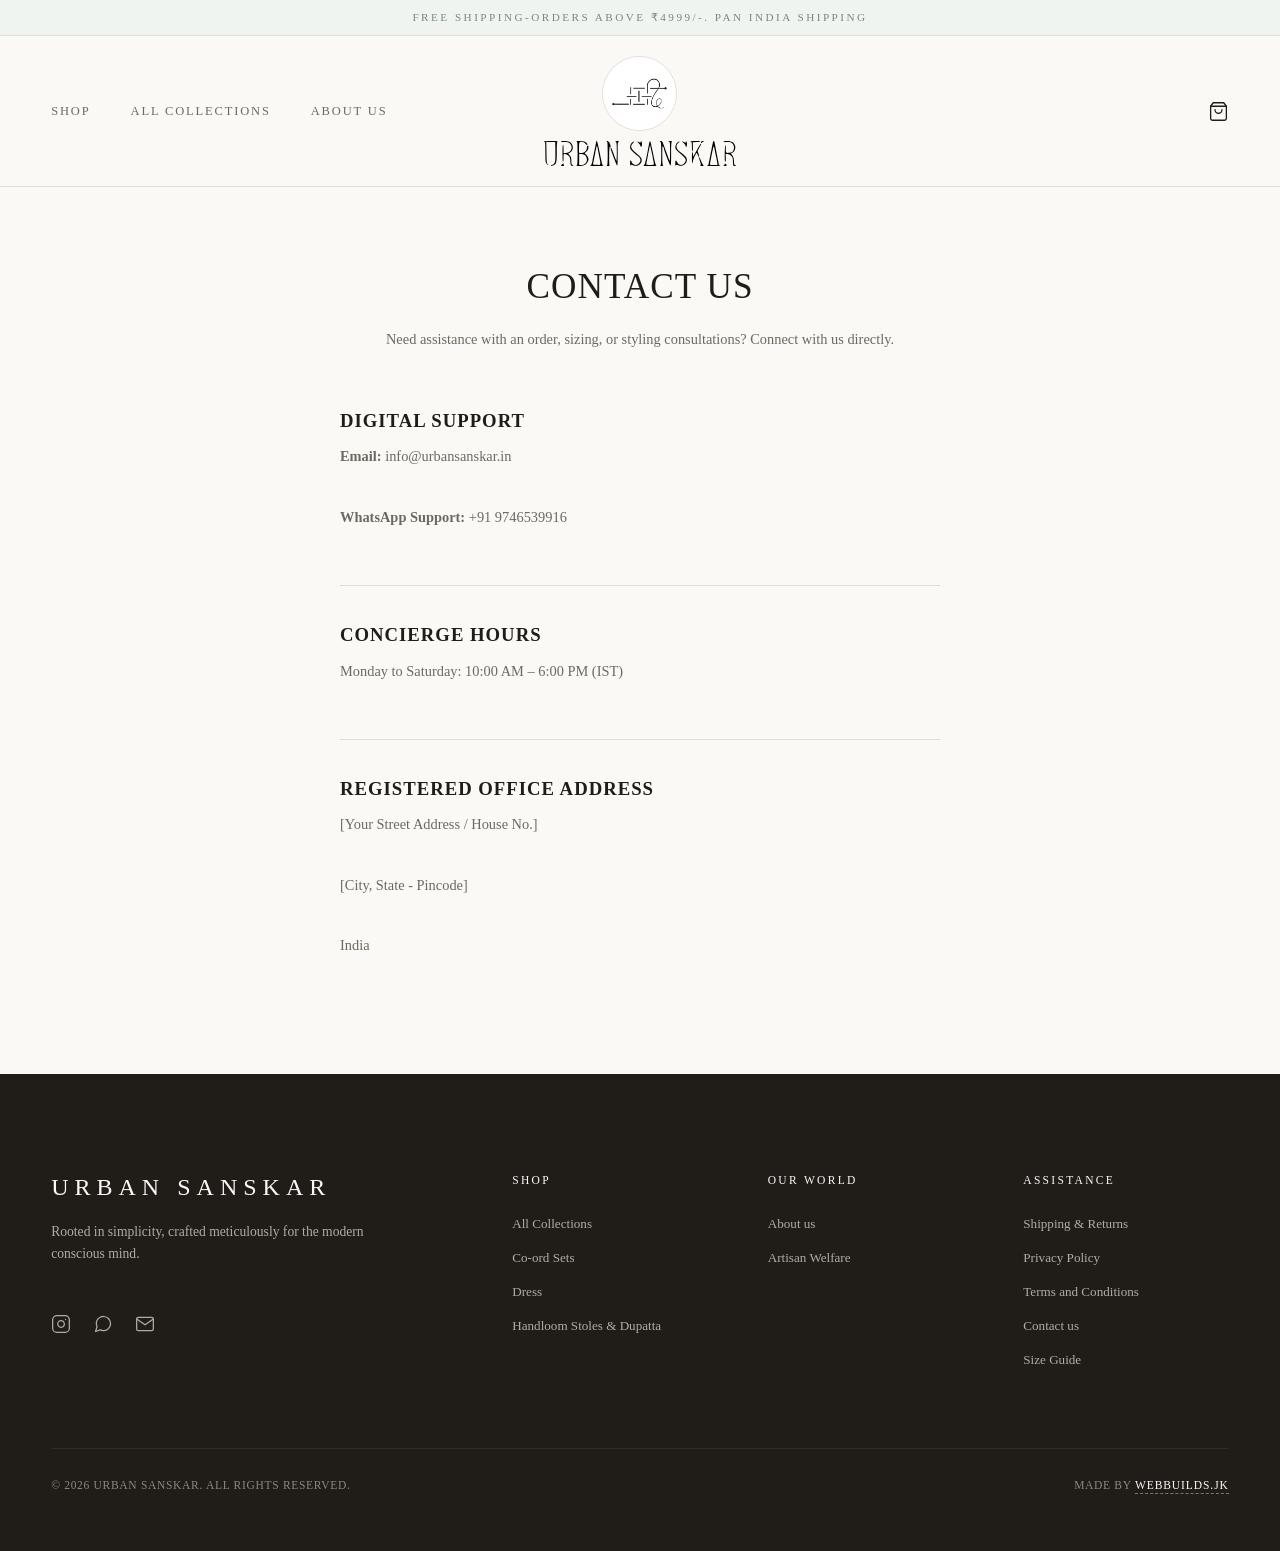
<file: contact.html>
<!DOCTYPE html>
<html lang="en">

<head>
    <meta charset="UTF-8">
    <meta name="viewport" content="width=device-width, initial-scale=1.0">
    <title>Contact Us | URBAN SANSKAR</title>
    <link rel="stylesheet" href="style.css">
</head>

<body>

    <!-- 1. Top Luxury Announcement Bar -->
    <div class="announcement-bar">
        <span>FREE SHIPPING-ORDERS ABOVE ₹4999/-. PAN INDIA SHIPPING</span>
    </div>

    <!-- 2. Master Header / Navbar -->
    <header class="main-header">

        <!-- Left Section: Desktop Navigation Links / Mobile Hamburger -->
        <div class="header-col nav-left">
            <!-- Mobile Hamburger (Hidden on Desktop) -->
            <button class="menu-toggle-btn" id="menu-open-btn" aria-label="Open Menu">
                <svg width="24" height="24" viewBox="0 0 24 24" fill="none" stroke="currentColor" stroke-width="1.2">
                    <line x1="4" y1="7" x2="20" y2="7"></line>
                    <line x1="4" y1="12" x2="20" y2="12"></line>
                    <line x1="4" y1="17" x2="20" y2="17"></line>
                </svg>
            </button>

            <!-- Desktop Menu -->
            <nav class="desktop-nav">
                <a href="index.html" class="nav-link">Shop</a>
                <a href="collections.html" class="nav-link">All Collections</a>
                <a href="about.html" class="nav-link">About us</a>
            </nav>
        </div>

        <!-- Center Section: Stacked Circle Logo & Brand Name -->
        <div class="header-col nav-center">
            <div class="brand-identity">
                <div class="logo-circle-container">
                    <img src="logo.jpg" alt="Urban Sanskar Logo" class="brand-logo-img"
                        onerror="this.style.display='none'">
                </div>
                <h1 class="brand-name">

                    <img src="logo.svg" alt="URBAN SANSKAR" class="logo-svg">
                </h1>
            </div>
        </div>

        <!-- Right Section: Clean Single Cart Action Handle -->
        <div class="header-col nav-right">
            <a href="cart.html" class="icon-action-btn cart-toggle-handle" aria-label="Open Shopping Cart"
                style="text-decoration: none; color: inherit; position: relative; display: inline-flex; align-items: center; justify-content: center; background: none; border: none; padding: 0; cursor: pointer;">
                <svg width="21" height="21" viewBox="0 0 24 24" fill="none" stroke="currentColor" stroke-width="1.5"
                    stroke-linecap="round" stroke-linejoin="round">
                    <path d="M6 2L3 6v14a2 2 0 0 0 2 2h14a2 2 0 0 0 2-2V6l-3-4z"></path>
                    <line x1="3" y1="6" x2="21" y2="6"></line>
                    <path d="M16 10a4 4 0 0 1-8 0"></path>
                </svg>
                <span class="cart-badge-dot">0</span>
            </a>
        </div>
    </header>

    <!-- 3. Premium Left-Side Slide Mobile Drawer Overlay Structure -->
    <div class="mobile-drawer-overlay" id="mobile-drawer-overlay"></div>
    <div class="mobile-navigation-drawer" id="mobile-nav-drawer">
        <div class="drawer-header">
            <span class="drawer-title">Menu</span>
            <button class="close-drawer-btn" id="menu-close-btn" aria-label="Close Menu">
                <svg width="24" height="24" viewBox="0 0 24 24" fill="none" stroke="currentColor" stroke-width="1.2">
                    <line x1="18" y1="6" x2="6" y2="18"></line>
                    <line x1="6" y1="6" x2="18" y2="18"></line>
                </svg>
            </button>
        </div>
        <nav class="drawer-links-box">
            <a href="index.html" class="drawer-link">Shop</a>
            <a href="collections.html" class="drawer-link">All Collections</a>
            <a href="about.html" class="drawer-link">About us</a>
            <a href="shipping-returns.html" class="drawer-link">Shipping & Returns</a>
            <a href="size-guide.html" class="drawer-link">Size Guide</a>
        </nav>
        <div class="drawer-footer">
            <p>Rooted in simplicity, crafted for luxury.</p>
        </div>
    </div>

    <div class="category-section-intro" style="padding: 80px 10%; text-align: center;">
        <h1 class="intro-main-heading" style="margin-bottom: 20px;">CONTACT US</h1>
        <p class="cat-description" style="margin-bottom: 50px;">Need assistance with an order, sizing, or styling
            consultations? Connect with us directly.</p>

        <div style="max-width: 600px; margin: 0 auto; text-align: left; line-height: 2;">
            <div style="margin-bottom: 30px; border-bottom: 1px solid var(--border-fine); padding-bottom: 20px;">
                <h3 style="font-family: serif; letter-spacing: 1px; margin-bottom: 5px;">DIGITAL SUPPORT</h3>
                <p class="cat-description"><strong>Email:</strong> info@urbansanskar.in</p>
                <p class="cat-description"><strong>WhatsApp Support:</strong> +91 9746539916</p>
            </div>

            <div style="margin-bottom: 30px; border-bottom: 1px solid var(--border-fine); padding-bottom: 20px;">
                <h3 style="font-family: serif; letter-spacing: 1px; margin-bottom: 5px;">CONCIERGE HOURS</h3>
                <p class="cat-description">Monday to Saturday: 10:00 AM – 6:00 PM (IST)</p>
            </div>

            <div>
                <h3 style="font-family: serif; letter-spacing: 1px; margin-bottom: 5px;">REGISTERED OFFICE ADDRESS</h3>
                <p class="cat-description">[Your Street Address / House No.]</p>
                <p class="cat-description">[City, State - Pincode]</p>
                <p class="cat-description">India</p>
            </div>
        </div>
    </div>

    <footer class=" main-footer">
        <div class="footer-grid">

            <div class="footer-col-block brand-brief">
                <h2 class="footer-brand-name">URBAN SANSKAR</h2>
                <p class="footer-tagline">Rooted in simplicity, crafted meticulously for the modern
                    conscious mind.
                </p>

                <div class="footer-social-icons">
                    <a href="https://instagram.com/_urban_sanskar" target="_blank" aria-label="Instagram">
                        <svg width="20" height="20" viewBox="0 0 24 24" fill="none" stroke="currentColor"
                            stroke-width="1.5" stroke-linecap="round" stroke-linejoin="round">
                            <rect x="2" y="2" width="20" height="20" rx="5" ry="5"></rect>
                            <path d="M16 11.37A4 4 0 1 1 12.63 8 4 4 0 0 1 16 11.37z"></path>
                            <line x1="17.5" y1="6.5" x2="17.51" y2="6.5"></line>
                        </svg>
                    </a>

                    <a href="https://wa.me/919746539916" target="_blank" aria-label="WhatsApp">
                        <svg width="20" height="20" viewBox="0 0 24 24" fill="none" stroke="currentColor"
                            stroke-width="1.5" stroke-linecap="round" stroke-linejoin="round">
                            <path
                                d="M21 11.5a8.38 8.38 0 0 1-.9 3.8 8.5 8.5 0 0 1-7.6 4.7 8.38 8.38 0 0 1-3.8-.9L3 21l1.9-5.7a8.38 8.38 0 0 1-.9-3.8 8.5 8.5 0 0 1 4.7-7.6 8.38 8.38 0 0 1 3.8-.9h.5a8.48 8.48 0 0 1 8 8v.5z">
                            </path>
                        </svg>
                    </a>

                    <a href="mailto:info@urbansanskar.in" aria-label="Email">
                        <svg width="20" height="20" viewBox="0 0 24 24" fill="none" stroke="currentColor"
                            stroke-width="1.5" stroke-linecap="round" stroke-linejoin="round">
                            <path d="M4 4h16c1.1 0 2 .9 2 2v12c0 1.1-.9 2-2 2H4c-1.1 0-2-.9-2-2V6c0-1.1.9-2 2-2z">
                            </path>
                            <polyline points="22,6 12,13 2,6"></polyline>
                        </svg>
                    </a>
                </div>
            </div>

            <div class="footer-col-block">
                <h5 class="footer-col-title">Shop</h5>
                <ul class="footer-links-list">
                    <li><a href="collections.html">All Collections</a></li>
                    <!-- Query parameters added to the links -->
                    <li><a href="collections.html?category=coord-sets">Co-ord Sets</a></li>
                    <li><a href="collections.html?category=dress">Dress</a></li>
                    <li><a href="collections.html?category=handloom-dupatta">Handloom Stoles & Dupatta</a></li>
                </ul>
            </div>

            <div class="footer-col-block">
                <h5 class="footer-col-title">Our World</h5>
                <ul class="footer-links-list">
                    <li><a href="about.html">About us</a></li>
                    <li><a href="our-world.html#artisans">Artisan Welfare</a></li>
                    <!-- <li><a href="our-world.html#sustainability">Sustainability Report</a></li>
                    <li><a href="our-world.html#journal">Journal / Blog</a></li> -->
                </ul>
            </div>

            <div class="footer-col-block">
                <h5 class="footer-col-title">Assistance</h5>
                <ul class="footer-links-list">
                    <li><a href="shipping-returns.html">Shipping & Returns</a></li>
                    <li><a href="privacy.html">Privacy Policy</a></li>
                    <li><a href="terms.html">Terms and Conditions</a></li>
                    <li><a href="contact.html">Contact us</a></li>
                    <li><a href="size-guide.html">Size Guide</a></li>
                </ul>
            </div>

        </div>

        <div class="footer-bottom-bar">
            <p class="footer-copyright">&copy; 2026 Urban Sanskar. All Rights Reserved.</p>
            <p class="footer-agency-credits">
                Made by <a href="https://instagram.com/webbuilds.jk" target="_blank"
                    class="developer-link">webbuilds.jk</a>
            </p>
        </div>
    </footer>


    <script src="app.js"></script>

</body>

</html>
</file>
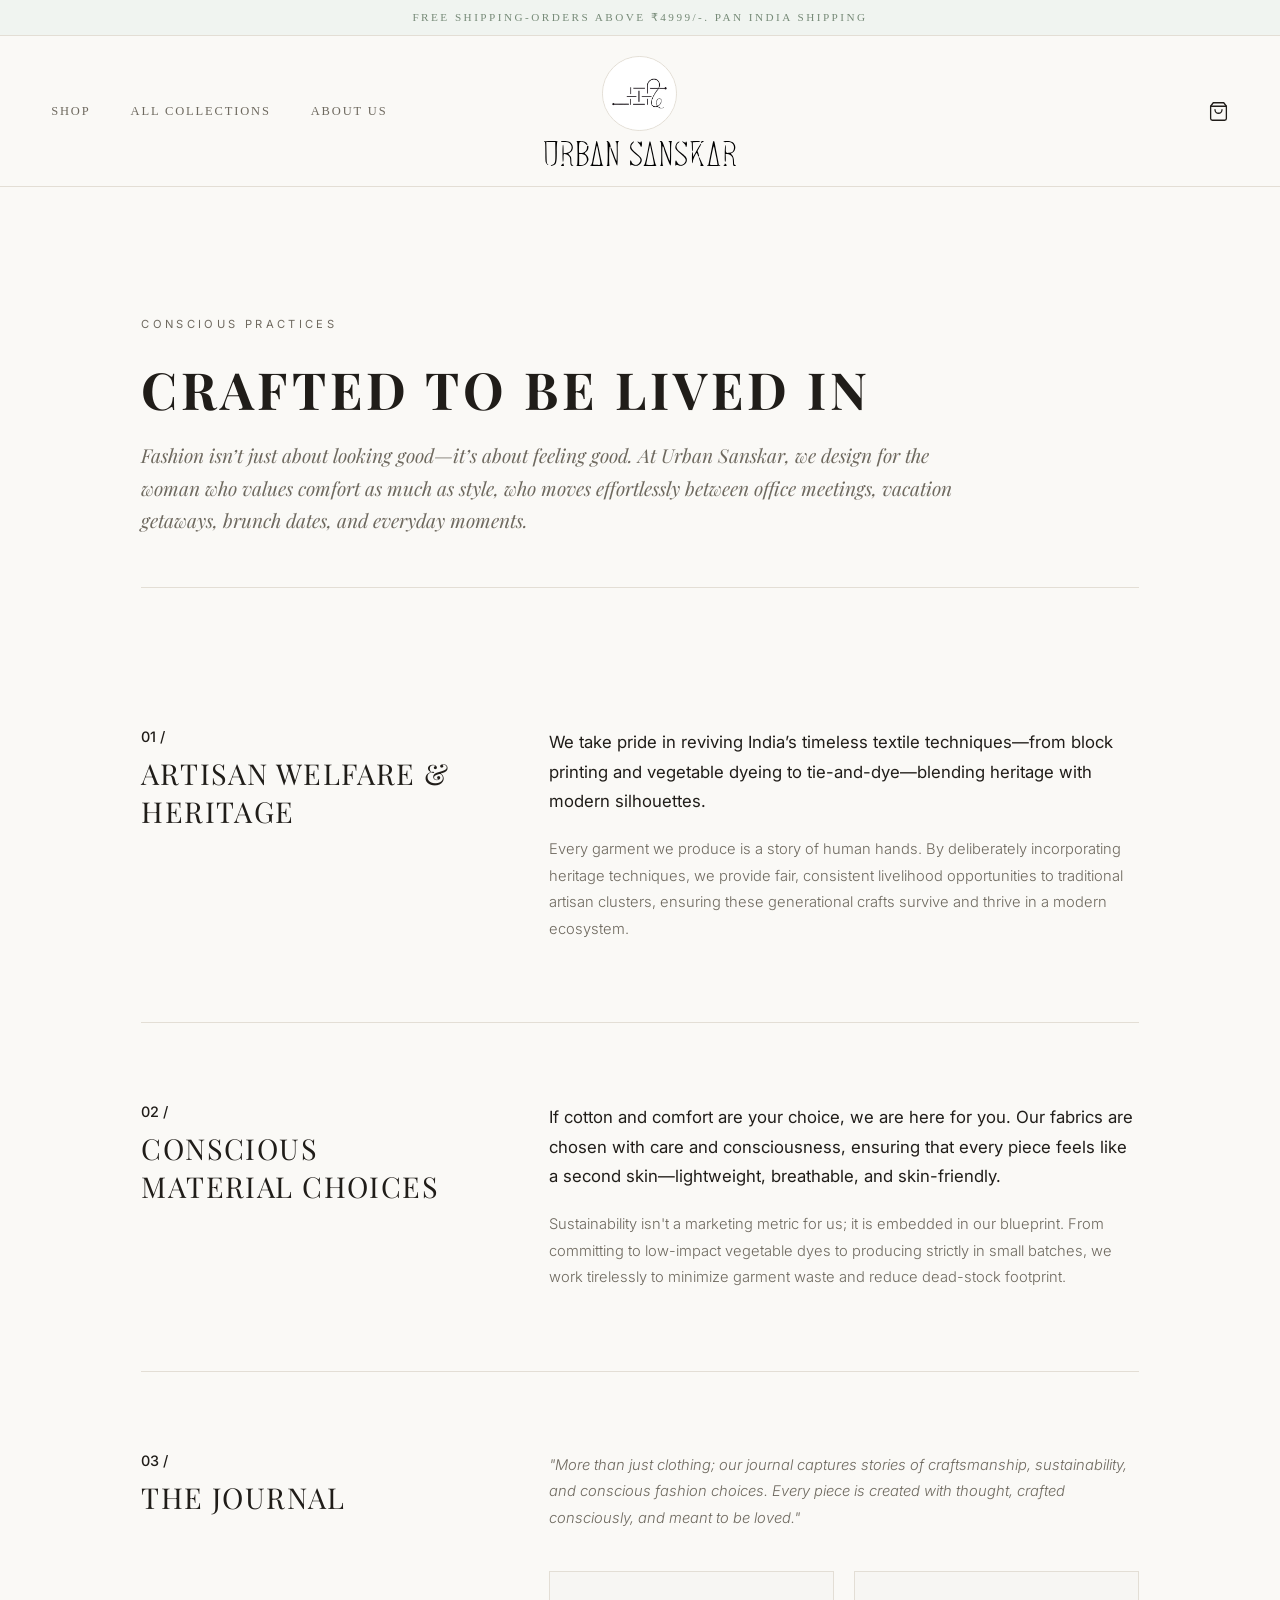
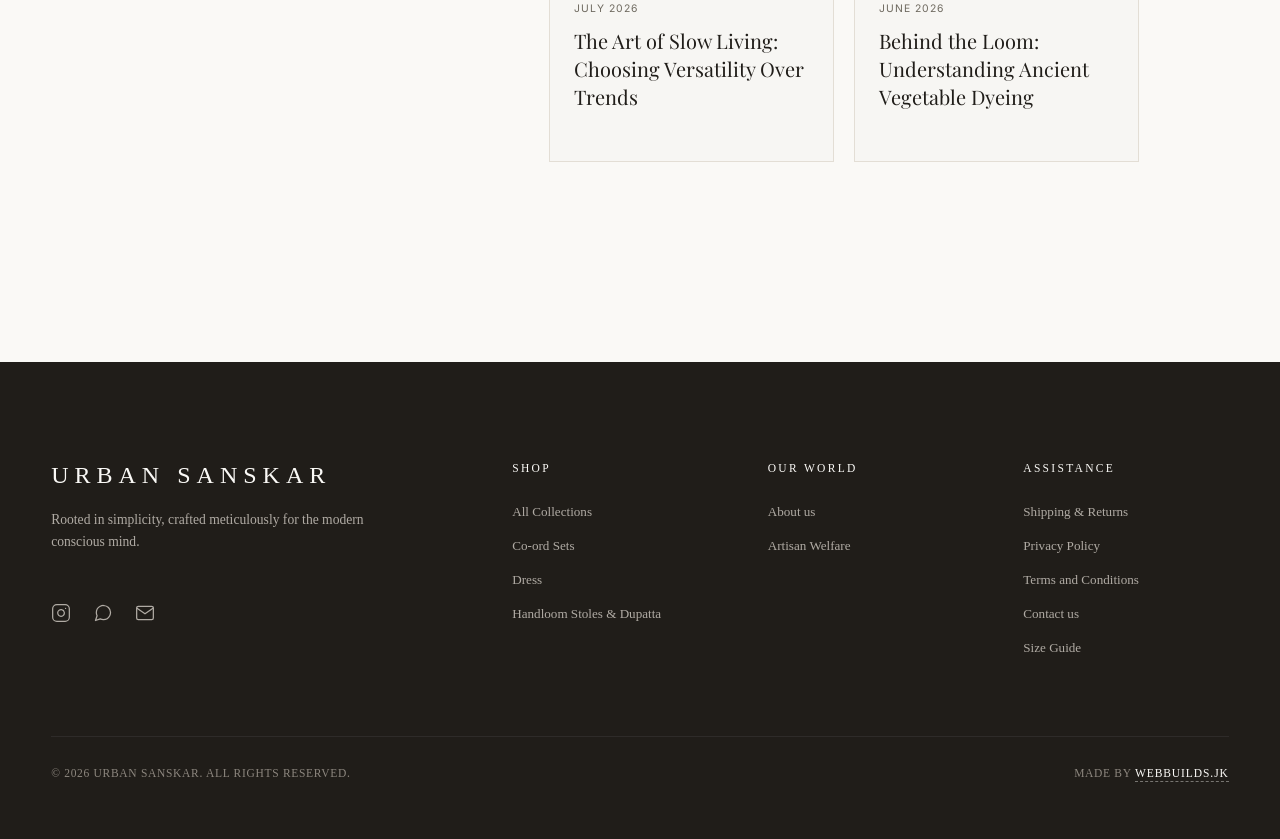
<file: our-world.html>
<!DOCTYPE html>
<html lang="en">

<head>
    <meta charset="UTF-8">
    <meta name="viewport" content="width=device-width, initial-scale=1.0">
    <title>Our World | Urban Sanskar</title>
    <link rel="stylesheet" href="style.css">
</head>

<body>


    <!-- 1. Top Luxury Announcement Bar -->
    <div class="announcement-bar">
        <span>FREE SHIPPING-ORDERS ABOVE ₹4999/-. PAN INDIA SHIPPING</span>
    </div>

    <!-- 2. Master Header / Navbar -->
    <header class="main-header">

        <!-- Left Section: Desktop Navigation Links / Mobile Hamburger -->
        <div class="header-col nav-left">
            <!-- Mobile Hamburger (Hidden on Desktop) -->
            <button class="menu-toggle-btn" id="menu-open-btn" aria-label="Open Menu">
                <svg width="24" height="24" viewBox="0 0 24 24" fill="none" stroke="currentColor" stroke-width="1.2">
                    <line x1="4" y1="7" x2="20" y2="7"></line>
                    <line x1="4" y1="12" x2="20" y2="12"></line>
                    <line x1="4" y1="17" x2="20" y2="17"></line>
                </svg>
            </button>

            <!-- Desktop Menu -->
            <nav class="desktop-nav">
                <a href="index.html" class="nav-link">Shop</a>
                <a href="collections.html" class="nav-link">All Collections</a>
                <a href="about.html" class="nav-link">About us</a>
            </nav>
        </div>

        <!-- Center Section: Stacked Circle Logo & Brand Name -->
        <div class="header-col nav-center">
            <div class="brand-identity">
                <div class="logo-circle-container">
                    <img src="logo.jpg" alt="Urban Sanskar Logo" class="brand-logo-img"
                        onerror="this.style.display='none'">
                </div>
                <h1 class="brand-name">

                    <img src="logo.svg" alt="URBAN SANSKAR" class="logo-svg">
                </h1>
            </div>
        </div>

        <!-- Right Section: Clean Single Cart Action Handle -->
        <div class="header-col nav-right">
            <a href="cart.html" class="icon-action-btn cart-toggle-handle" aria-label="Open Shopping Cart"
                style="text-decoration: none; color: inherit; position: relative; display: inline-flex; align-items: center; justify-content: center; background: none; border: none; padding: 0; cursor: pointer;">
                <svg width="21" height="21" viewBox="0 0 24 24" fill="none" stroke="currentColor" stroke-width="1.5"
                    stroke-linecap="round" stroke-linejoin="round">
                    <path d="M6 2L3 6v14a2 2 0 0 0 2 2h14a2 2 0 0 0 2-2V6l-3-4z"></path>
                    <line x1="3" y1="6" x2="21" y2="6"></line>
                    <path d="M16 10a4 4 0 0 1-8 0"></path>
                </svg>
                <span class="cart-badge-dot">0</span>
            </a>
        </div>
    </header>

    <!-- 3. Premium Left-Side Slide Mobile Drawer Overlay Structure -->
    <div class="mobile-drawer-overlay" id="mobile-drawer-overlay"></div>
    <div class="mobile-navigation-drawer" id="mobile-nav-drawer">
        <div class="drawer-header">
            <span class="drawer-title">Menu</span>
            <button class="close-drawer-btn" id="menu-close-btn" aria-label="Close Menu">
                <svg width="24" height="24" viewBox="0 0 24 24" fill="none" stroke="currentColor" stroke-width="1.2">
                    <line x1="18" y1="6" x2="6" y2="18"></line>
                    <line x1="6" y1="6" x2="18" y2="18"></line>
                </svg>
            </button>
        </div>
        <nav class="drawer-links-box">
            <a href="index.html" class="drawer-link">Shop</a>
            <a href="collections.html" class="drawer-link">All Collections</a>
            <a href="about.html" class="drawer-link">About us</a>
            <a href="shipping-returns.html" class="drawer-link">Shipping & Returns</a>
            <a href="size-guide.html" class="drawer-link">Size Guide</a>
        </nav>
        <div class="drawer-footer">
            <p>Rooted in simplicity, crafted for luxury.</p>
        </div>
    </div>



    <main class="world-page-workspace">

        <!-- HERO BANNER ZONE -->
        <header class="world-hero-header">
            <span class="editorial-micro-tag">Conscious Practices</span>
            <h1 class="world-main-title">Crafted To Be Lived In</h1>
            <p class="world-intro-paragraph">
                Fashion isn’t just about looking good—it’s about feeling good. At Urban Sanskar, we design for the woman
                who values comfort as much as style, who moves effortlessly between office meetings, vacation getaways,
                brunch dates, and everyday moments.
            </p>
        </header>

        <hr class="editorial-divider">

        <!-- SECTION 1: ARTISAN WELFARE -->
        <section id="artisans" class="world-editorial-section">
            <div class="world-meta-col">
                <span class="section-numeric">01 /</span>
                <h2>Artisan Welfare & Heritage</h2>
            </div>
            <div class="world-content-col">
                <p class="world-highlight-text">
                    We take pride in reviving India’s timeless textile techniques—from block printing and vegetable
                    dyeing to tie-and-dye—blending heritage with modern silhouettes.
                </p>
                <p class="world-body-text">
                    Every garment we produce is a story of human hands. By deliberately incorporating heritage
                    techniques, we provide fair, consistent livelihood opportunities to traditional artisan clusters,
                    ensuring these generational crafts survive and thrive in a modern ecosystem.
                </p>
            </div>
        </section>

        <hr class="inner-fine-line">

        <!-- SECTION 2: SUSTAINABILITY REPORT -->
        <section id="sustainability" class="world-editorial-section">
            <div class="world-meta-col">
                <span class="section-numeric">02 /</span>
                <h2>Conscious Material Choices</h2>
            </div>
            <div class="world-content-col">
                <p class="world-highlight-text">
                    If cotton and comfort are your choice, we are here for you. Our fabrics are chosen with care and
                    consciousness, ensuring that every piece feels like a second skin—lightweight, breathable, and
                    skin-friendly.
                </p>
                <p class="world-body-text">
                    Sustainability isn't a marketing metric for us; it is embedded in our blueprint. From committing to
                    low-impact vegetable dyes to producing strictly in small batches, we work tirelessly to minimize
                    garment waste and reduce dead-stock footprint.
                </p>
            </div>
        </section>

        <hr class="inner-fine-line">

        <!-- SECTION 3: JOURNAL / BLOG PLACEHOLDER -->
        <section id="journal" class="world-editorial-section">
            <div class="world-meta-col">
                <span class="section-numeric">03 /</span>
                <h2>The Journal</h2>
            </div>
            <div class="world-content-col">
                <p class="world-body-text" style="font-style: italic; margin-bottom: 40px;">
                    "More than just clothing; our journal captures stories of craftsmanship, sustainability, and
                    conscious fashion choices. Every piece is created with thought, crafted consciously, and meant to be
                    loved."
                </p>

                <!-- Sleek Minimalist Blog Grid Placeholders -->
                <div class="journal-preview-grid">
                    <article class="journal-card-stub">
                        <span class="journal-date">July 2026</span>
                        <h4>The Art of Slow Living: Choosing Versatility Over Trends</h4>

                    </article>
                    <article class="journal-card-stub">
                        <span class="journal-date">June 2026</span>
                        <h4>Behind the Loom: Understanding Ancient Vegetable Dyeing</h4>

                    </article>
                </div>
            </div>
        </section>

    </main>

    <footer class=" main-footer">
        <div class="footer-grid">

            <div class="footer-col-block brand-brief">
                <h2 class="footer-brand-name">URBAN SANSKAR</h2>
                <p class="footer-tagline">Rooted in simplicity, crafted meticulously for the modern
                    conscious mind.
                </p>

                <div class="footer-social-icons">
                    <a href="https://instagram.com/_urban_sanskar" target="_blank" aria-label="Instagram">
                        <svg width="20" height="20" viewBox="0 0 24 24" fill="none" stroke="currentColor"
                            stroke-width="1.5" stroke-linecap="round" stroke-linejoin="round">
                            <rect x="2" y="2" width="20" height="20" rx="5" ry="5"></rect>
                            <path d="M16 11.37A4 4 0 1 1 12.63 8 4 4 0 0 1 16 11.37z"></path>
                            <line x1="17.5" y1="6.5" x2="17.51" y2="6.5"></line>
                        </svg>
                    </a>

                    <a href="https://wa.me/919746539916" target="_blank" aria-label="WhatsApp">
                        <svg width="20" height="20" viewBox="0 0 24 24" fill="none" stroke="currentColor"
                            stroke-width="1.5" stroke-linecap="round" stroke-linejoin="round">
                            <path
                                d="M21 11.5a8.38 8.38 0 0 1-.9 3.8 8.5 8.5 0 0 1-7.6 4.7 8.38 8.38 0 0 1-3.8-.9L3 21l1.9-5.7a8.38 8.38 0 0 1-.9-3.8 8.5 8.5 0 0 1 4.7-7.6 8.38 8.38 0 0 1 3.8-.9h.5a8.48 8.48 0 0 1 8 8v.5z">
                            </path>
                        </svg>
                    </a>

                    <a href="mailto:info@urbansanskar.in" aria-label="Email">
                        <svg width="20" height="20" viewBox="0 0 24 24" fill="none" stroke="currentColor"
                            stroke-width="1.5" stroke-linecap="round" stroke-linejoin="round">
                            <path d="M4 4h16c1.1 0 2 .9 2 2v12c0 1.1-.9 2-2 2H4c-1.1 0-2-.9-2-2V6c0-1.1.9-2 2-2z">
                            </path>
                            <polyline points="22,6 12,13 2,6"></polyline>
                        </svg>
                    </a>
                </div>
            </div>

            <div class="footer-col-block">
                <h5 class="footer-col-title">Shop</h5>
                <ul class="footer-links-list">
                    <li><a href="collections.html">All Collections</a></li>
                    <!-- Query parameters added to the links -->
                    <li><a href="collections.html?category=coord-sets">Co-ord Sets</a></li>
                    <li><a href="collections.html?category=dress">Dress</a></li>
                    <li><a href="collections.html?category=handloom-dupatta">Handloom Stoles & Dupatta</a></li>
                </ul>
            </div>

            <div class="footer-col-block">
                <h5 class="footer-col-title">Our World</h5>
                <ul class="footer-links-list">
                    <li><a href="about.html">About us</a></li>
                    <li><a href="our-world.html#artisans">Artisan Welfare</a></li>
                    <!-- <li><a href="our-world.html#sustainability">Sustainability Report</a></li>
                    <li><a href="our-world.html#journal">Journal / Blog</a></li> -->
                </ul>
            </div>

            <div class="footer-col-block">
                <h5 class="footer-col-title">Assistance</h5>
                <ul class="footer-links-list">
                    <li><a href="shipping-returns.html">Shipping & Returns</a></li>
                    <li><a href="privacy.html">Privacy Policy</a></li>
                    <li><a href="terms.html">Terms and Conditions</a></li>
                    <li><a href="contact.html">Contact us</a></li>
                    <li><a href="size-guide.html">Size Guide</a></li>
                </ul>
            </div>

        </div>

        <div class="footer-bottom-bar">
            <p class="footer-copyright">&copy; 2026 Urban Sanskar. All Rights Reserved.</p>
            <p class="footer-agency-credits">
                Made by <a href="https://instagram.com/webbuilds.jk" target="_blank"
                    class="developer-link">webbuilds.jk</a>
            </p>
        </div>
    </footer>

    <script src="app.js"></script>

</body>

</html>
</file>
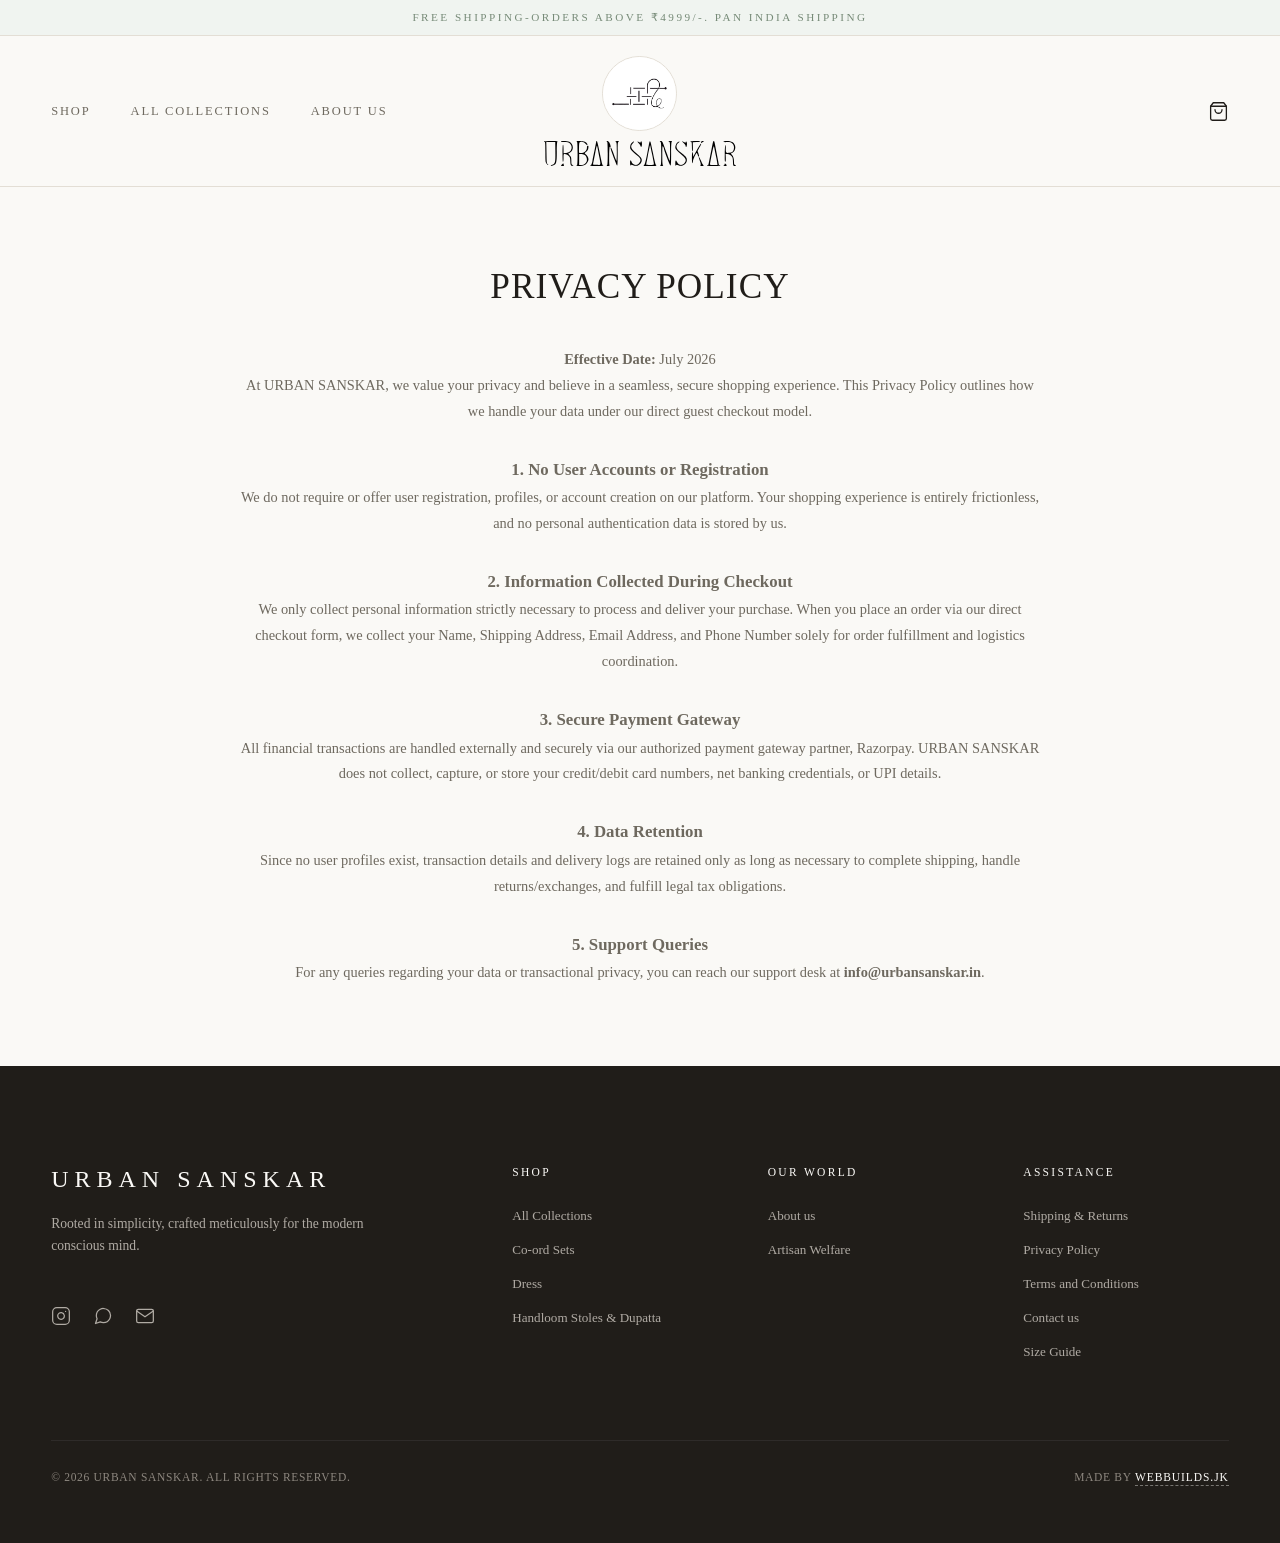
<file: privacy.html>
<!DOCTYPE html>
<html lang="en">

<head>
    <meta charset="UTF-8">
    <meta name="viewport" content="width=device-width, initial-scale=1.0">
    <title>Privacy Policy | URBAN SANSKAR</title>
    <link rel="stylesheet" href="style.css">
</head>

<body>
    <!-- 1. Top Luxury Announcement Bar -->
    <div class="announcement-bar">
        <span>FREE SHIPPING-ORDERS ABOVE ₹4999/-. PAN INDIA SHIPPING</span>
    </div>

    <!-- 2. Master Header / Navbar -->
    <header class="main-header">

        <!-- Left Section: Desktop Navigation Links / Mobile Hamburger -->
        <div class="header-col nav-left">
            <!-- Mobile Hamburger (Hidden on Desktop) -->
            <button class="menu-toggle-btn" id="menu-open-btn" aria-label="Open Menu">
                <svg width="24" height="24" viewBox="0 0 24 24" fill="none" stroke="currentColor" stroke-width="1.2">
                    <line x1="4" y1="7" x2="20" y2="7"></line>
                    <line x1="4" y1="12" x2="20" y2="12"></line>
                    <line x1="4" y1="17" x2="20" y2="17"></line>
                </svg>
            </button>

            <!-- Desktop Menu -->
            <nav class="desktop-nav">
                <a href="index.html" class="nav-link">Shop</a>
                <a href="collections.html" class="nav-link">All Collections</a>
                <a href="about.html" class="nav-link">About us</a>
            </nav>
        </div>

        <!-- Center Section: Stacked Circle Logo & Brand Name -->
        <div class="header-col nav-center">
            <div class="brand-identity">
                <div class="logo-circle-container">
                    <img src="logo.jpg" alt="Urban Sanskar Logo" class="brand-logo-img"
                        onerror="this.style.display='none'">
                </div>
                <h1 class="brand-name">

                    <img src="logo.svg" alt="URBAN SANSKAR" class="logo-svg">
                </h1>
            </div>
        </div>

        <!-- Right Section: Clean Single Cart Action Handle -->
        <div class="header-col nav-right">
            <a href="cart.html" class="icon-action-btn cart-toggle-handle" aria-label="Open Shopping Cart"
                style="text-decoration: none; color: inherit; position: relative; display: inline-flex; align-items: center; justify-content: center; background: none; border: none; padding: 0; cursor: pointer;">
                <svg width="21" height="21" viewBox="0 0 24 24" fill="none" stroke="currentColor" stroke-width="1.5"
                    stroke-linecap="round" stroke-linejoin="round">
                    <path d="M6 2L3 6v14a2 2 0 0 0 2 2h14a2 2 0 0 0 2-2V6l-3-4z"></path>
                    <line x1="3" y1="6" x2="21" y2="6"></line>
                    <path d="M16 10a4 4 0 0 1-8 0"></path>
                </svg>
                <span class="cart-badge-dot">0</span>
            </a>
        </div>
    </header>

    <!-- 3. Premium Left-Side Slide Mobile Drawer Overlay Structure -->
    <div class="mobile-drawer-overlay" id="mobile-drawer-overlay"></div>
    <div class="mobile-navigation-drawer" id="mobile-nav-drawer">
        <div class="drawer-header">
            <span class="drawer-title">Menu</span>
            <button class="close-drawer-btn" id="menu-close-btn" aria-label="Close Menu">
                <svg width="24" height="24" viewBox="0 0 24 24" fill="none" stroke="currentColor" stroke-width="1.2">
                    <line x1="18" y1="6" x2="6" y2="18"></line>
                    <line x1="6" y1="6" x2="18" y2="18"></line>
                </svg>
            </button>
        </div>
        <nav class="drawer-links-box">
            <a href="index.html" class="drawer-link">Shop</a>
            <a href="collections.html" class="drawer-link">All Collections</a>
            <a href="about.html" class="drawer-link">About us</a>
            <a href="shipping-returns.html" class="drawer-link">Shipping & Returns</a>
            <a href="size-guide.html" class="drawer-link">Size Guide</a>
        </nav>
        <div class="drawer-footer">
            <p>Rooted in simplicity, crafted for luxury.</p>
        </div>
    </div>


    <div class="category-section-intro" style="padding: 80px 10%;">
        <h1 class="intro-main-heading" style="text-align: center; margin-bottom: 40px;">PRIVACY POLICY</h1>

        <div class="cat-description" style="max-width: 800px; margin: 0 auto; line-height: 1.8;">
            <p><strong>Effective Date:</strong> July 2026</p>
            <p>At URBAN SANSKAR, we value your privacy and believe in a seamless, secure shopping experience. This
                Privacy Policy outlines how we handle your data under our direct guest checkout model.</p>

            <h3 style="margin-top: 30px; font-family: serif;">1. No User Accounts or Registration</h3>
            <p>We do not require or offer user registration, profiles, or account creation on our platform. Your
                shopping experience is entirely frictionless, and no personal authentication data is stored by us.</p>

            <h3 style="margin-top: 30px; font-family: serif;">2. Information Collected During Checkout</h3>
            <p>We only collect personal information strictly necessary to process and deliver your purchase. When you
                place an order via our direct checkout form, we collect your Name, Shipping Address, Email Address, and
                Phone Number solely for order fulfillment and logistics coordination.</p>

            <h3 style="margin-top: 30px; font-family: serif;">3. Secure Payment Gateway</h3>
            <p>All financial transactions are handled externally and securely via our authorized payment gateway
                partner, Razorpay. URBAN SANSKAR does not collect, capture, or store your credit/debit card numbers, net
                banking credentials, or UPI details.</p>

            <h3 style="margin-top: 30px; font-family: serif;">4. Data Retention</h3>
            <p>Since no user profiles exist, transaction details and delivery logs are retained only as long as
                necessary to complete shipping, handle returns/exchanges, and fulfill legal tax obligations.</p>

            <h3 style="margin-top: 30px; font-family: serif;">5. Support Queries</h3>
            <p>For any queries regarding your data or transactional privacy, you can reach our support desk at
                <strong>info@urbansanskar.in</strong>.
            </p>
        </div>
    </div>
    <footer class=" main-footer">
        <div class="footer-grid">

            <div class="footer-col-block brand-brief">
                <h2 class="footer-brand-name">URBAN SANSKAR</h2>
                <p class="footer-tagline">Rooted in simplicity, crafted meticulously for the modern
                    conscious mind.
                </p>

                <div class="footer-social-icons">
                    <a href="https://instagram.com/_urban_sanskar" target="_blank" aria-label="Instagram">
                        <svg width="20" height="20" viewBox="0 0 24 24" fill="none" stroke="currentColor"
                            stroke-width="1.5" stroke-linecap="round" stroke-linejoin="round">
                            <rect x="2" y="2" width="20" height="20" rx="5" ry="5"></rect>
                            <path d="M16 11.37A4 4 0 1 1 12.63 8 4 4 0 0 1 16 11.37z"></path>
                            <line x1="17.5" y1="6.5" x2="17.51" y2="6.5"></line>
                        </svg>
                    </a>

                    <a href="https://wa.me/919746539916" target="_blank" aria-label="WhatsApp">
                        <svg width="20" height="20" viewBox="0 0 24 24" fill="none" stroke="currentColor"
                            stroke-width="1.5" stroke-linecap="round" stroke-linejoin="round">
                            <path
                                d="M21 11.5a8.38 8.38 0 0 1-.9 3.8 8.5 8.5 0 0 1-7.6 4.7 8.38 8.38 0 0 1-3.8-.9L3 21l1.9-5.7a8.38 8.38 0 0 1-.9-3.8 8.5 8.5 0 0 1 4.7-7.6 8.38 8.38 0 0 1 3.8-.9h.5a8.48 8.48 0 0 1 8 8v.5z">
                            </path>
                        </svg>
                    </a>

                    <a href="mailto:info@urbansanskar.in" aria-label="Email">
                        <svg width="20" height="20" viewBox="0 0 24 24" fill="none" stroke="currentColor"
                            stroke-width="1.5" stroke-linecap="round" stroke-linejoin="round">
                            <path d="M4 4h16c1.1 0 2 .9 2 2v12c0 1.1-.9 2-2 2H4c-1.1 0-2-.9-2-2V6c0-1.1.9-2 2-2z">
                            </path>
                            <polyline points="22,6 12,13 2,6"></polyline>
                        </svg>
                    </a>
                </div>
            </div>

            <div class="footer-col-block">
                <h5 class="footer-col-title">Shop</h5>
                <ul class="footer-links-list">
                    <li><a href="collections.html">All Collections</a></li>
                    <!-- Query parameters added to the links -->
                    <li><a href="collections.html?category=coord-sets">Co-ord Sets</a></li>
                    <li><a href="collections.html?category=dress">Dress</a></li>
                    <li><a href="collections.html?category=handloom-dupatta">Handloom Stoles & Dupatta</a></li>
                </ul>
            </div>

            <div class="footer-col-block">
                <h5 class="footer-col-title">Our World</h5>
                <ul class="footer-links-list">
                    <li><a href="about.html">About us</a></li>
                    <li><a href="our-world.html#artisans">Artisan Welfare</a></li>
                    <!-- <li><a href="our-world.html#sustainability">Sustainability Report</a></li>
                    <li><a href="our-world.html#journal">Journal / Blog</a></li> -->
                </ul>
            </div>

            <div class="footer-col-block">
                <h5 class="footer-col-title">Assistance</h5>
                <ul class="footer-links-list">
                    <li><a href="shipping-returns.html">Shipping & Returns</a></li>
                    <li><a href="privacy.html">Privacy Policy</a></li>
                    <li><a href="terms.html">Terms and Conditions</a></li>
                    <li><a href="contact.html">Contact us</a></li>
                    <li><a href="size-guide.html">Size Guide</a></li>
                </ul>
            </div>

        </div>

        <div class="footer-bottom-bar">
            <p class="footer-copyright">&copy; 2026 Urban Sanskar. All Rights Reserved.</p>
            <p class="footer-agency-credits">
                Made by <a href="https://instagram.com/webbuilds.jk" target="_blank"
                    class="developer-link">webbuilds.jk</a>
            </p>
        </div>
    </footer>

    <script src="app.js"></script>
</body>

</html>
</file>
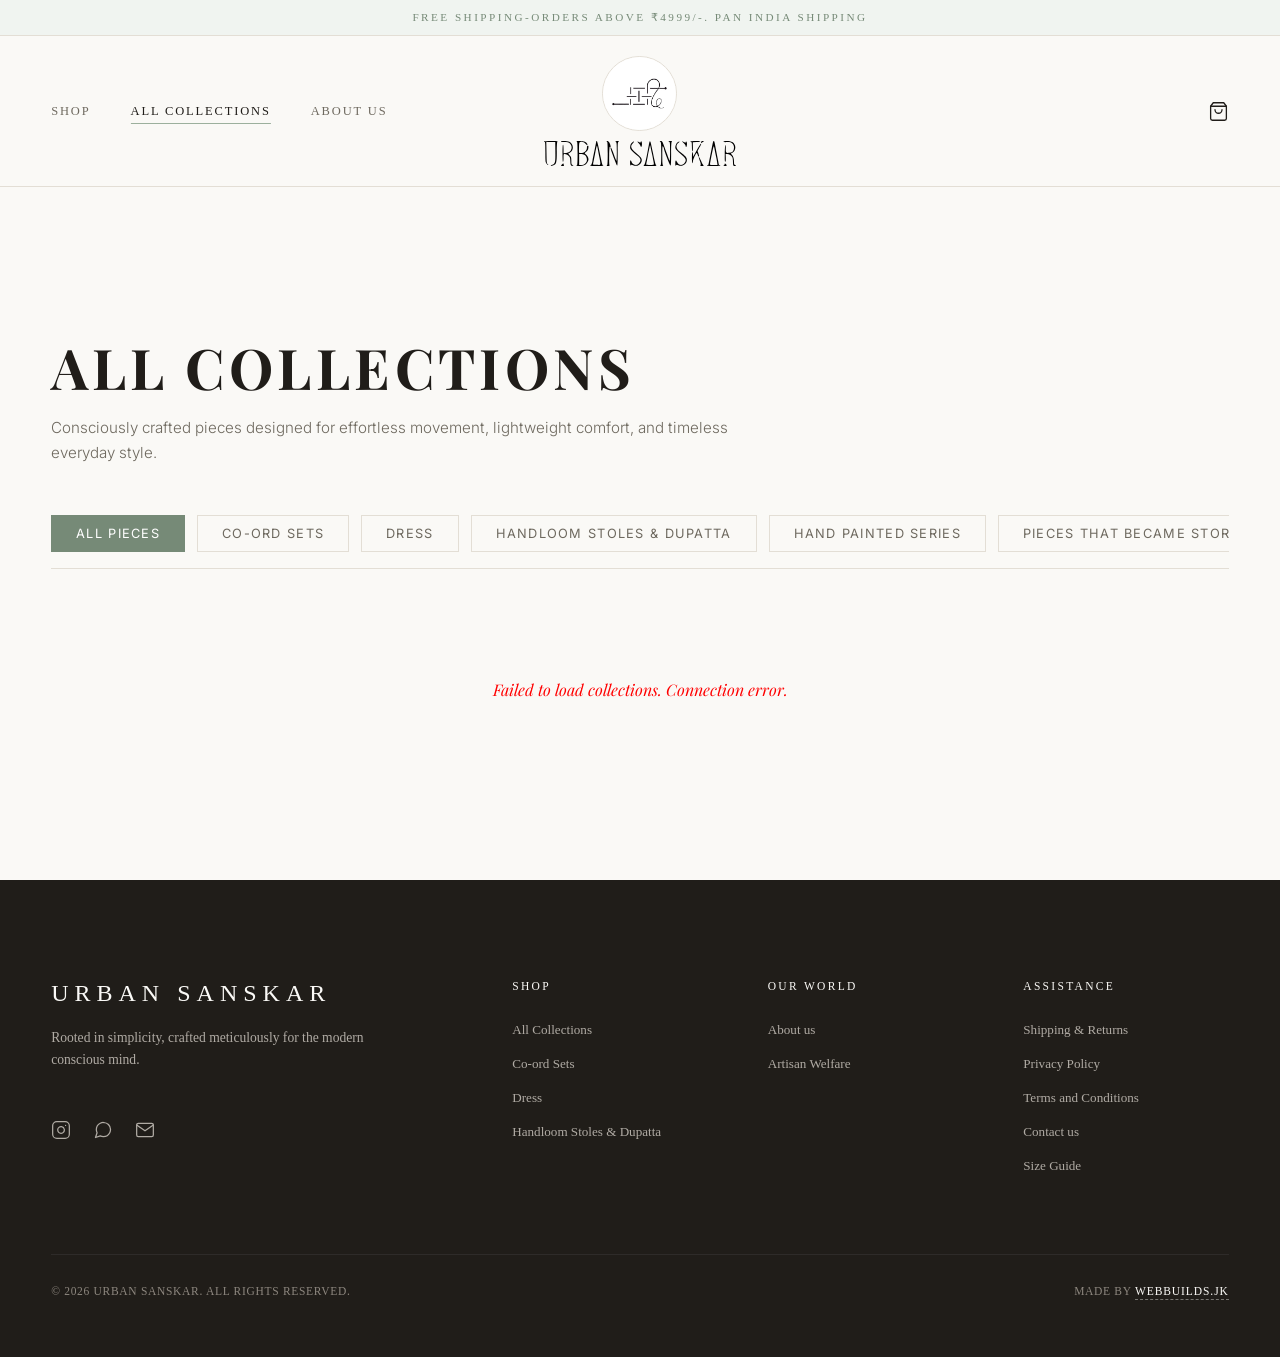
<file: product-detail.html>
<!DOCTYPE html>
<html lang="en">

<head>
    <meta charset="UTF-8">
    <meta name="viewport" content="width=device-width, initial-scale=1.0">
    <title>Product details | Urban Sanskar</title>
    <!-- Standard CSS Stylesheet Linking -->
    <link rel="stylesheet" href="style.css">
</head>

<body class="canvas-variant-bg">


    <!-- 1. Top Luxury Announcement Bar -->
    <div class="announcement-bar">
        <span>FREE SHIPPING-ORDERS ABOVE ₹4999/-. PAN INDIA SHIPPING</span>
    </div>

    <!-- 2. Master Header / Navbar -->
    <header class="main-header">

        <!-- Left Section: Desktop Navigation Links / Mobile Hamburger -->
        <div class="header-col nav-left">
            <!-- Mobile Hamburger (Hidden on Desktop) -->
            <button class="menu-toggle-btn" id="menu-open-btn" aria-label="Open Menu">
                <svg width="24" height="24" viewBox="0 0 24 24" fill="none" stroke="currentColor" stroke-width="1.2">
                    <line x1="4" y1="7" x2="20" y2="7"></line>
                    <line x1="4" y1="12" x2="20" y2="12"></line>
                    <line x1="4" y1="17" x2="20" y2="17"></line>
                </svg>
            </button>

            <!-- Desktop Menu -->
            <nav class="desktop-nav">
                <a href="index.html" class="nav-link">Shop</a>
                <a href="collections.html" class="nav-link">All Collections</a>
                <a href="about.html" class="nav-link">About us</a>
            </nav>
        </div>

        <!-- Center Section: Stacked Circle Logo & Brand Name -->
        <div class="header-col nav-center">
            <div class="brand-identity">
                <div class="logo-circle-container">
                    <img src="logo.jpg" alt="Urban Sanskar Logo" class="brand-logo-img"
                        onerror="this.style.display='none'">
                </div>
                <h1 class="brand-name">

                    <img src="logo.svg" alt="URBAN SANSKAR" class="logo-svg">
                </h1>
            </div>
        </div>

        <!-- Right Section: Clean Single Cart Action Handle -->
        <div class="header-col nav-right">
            <a href="cart.html" class="icon-action-btn cart-toggle-handle" aria-label="Open Shopping Cart"
                style="text-decoration: none; color: inherit; position: relative; display: inline-flex; align-items: center; justify-content: center; background: none; border: none; padding: 0; cursor: pointer;">
                <svg width="21" height="21" viewBox="0 0 24 24" fill="none" stroke="currentColor" stroke-width="1.5"
                    stroke-linecap="round" stroke-linejoin="round">
                    <path d="M6 2L3 6v14a2 2 0 0 0 2 2h14a2 2 0 0 0 2-2V6l-3-4z"></path>
                    <line x1="3" y1="6" x2="21" y2="6"></line>
                    <path d="M16 10a4 4 0 0 1-8 0"></path>
                </svg>
                <span class="cart-badge-dot">0</span>
            </a>
        </div>
    </header>

    <!-- 3. Premium Left-Side Slide Mobile Drawer Overlay Structure -->
    <div class="mobile-drawer-overlay" id="mobile-drawer-overlay"></div>
    <div class="mobile-navigation-drawer" id="mobile-nav-drawer">
        <div class="drawer-header">
            <span class="drawer-title">Menu</span>
            <button class="close-drawer-btn" id="menu-close-btn" aria-label="Close Menu">
                <svg width="24" height="24" viewBox="0 0 24 24" fill="none" stroke="currentColor" stroke-width="1.2">
                    <line x1="18" y1="6" x2="6" y2="18"></line>
                    <line x1="6" y1="6" x2="18" y2="18"></line>
                </svg>
            </button>
        </div>
        <nav class="drawer-links-box">
            <a href="index.html" class="drawer-link">Shop</a>
            <a href="collections.html" class="drawer-link">All Collections</a>
            <a href="about.html" class="drawer-link">About us</a>
            <a href="shipping-returns.html" class="drawer-link">Shipping & Returns</a>
            <a href="size-guide.html" class="drawer-link">Size Guide</a>
        </nav>
        <div class="drawer-footer">
            <p>Rooted in simplicity, crafted for luxury.</p>
        </div>
    </div>



<main class="product-detail-container">

    <div class="product-gallery-wing">
        <!-- 🛠️ FIX: 4 placeholder images add kiye hain .thumb-img class ke saath, taaki app.js inko loop karke fill kar sake -->
        <div class="thumbnail-stack" id="dyn-thumbnail-stack">
        </div>
        <div class="main-stage-frame">
            <img src="" alt="Product Display" id="stage-display-img" style="object-fit: cover;">
        </div>
    </div>

    <div class="product-info-panel-wing">

        <span class="panel-collection-tag" id="dyn-collection">Loading...</span>

        <h1 class="panel-product-title" id="dyn-title">Loading Product Details...</h1>

        <!-- 🛠️ Price Row perfectly ready hai app.js ke innerHTML inject karne ke liye -->
        <div class="panel-price-row">
            <span class="current-price" id="dyn-price">₹0</span>
            <span class="tax-disclaimer">Inclusive of all taxes</span>
        </div>

        <hr class="fine-separator">

        <!-- Size Selection System -->
        <div class="size-selector-zone">
            <div class="size-zone-header">
                <span class="selector-label">Select Size</span>
                <button class="size-guide-trigger-btn" id="sizeGuideBtn">Size Guide</button>
            </div>
            
            <!-- 🛠️ FIX: Standard size chips buttons .size-chip-btn class ke saath inject kiye hain taaki app.js ka live switching logic chal sake -->
            <div class="size-options-wrapper" id="dyn-size-wrapper">
                <button class="size-chip-btn">S</button>
                <button class="size-chip-btn active">M</button>
                <button class="size-chip-btn">L</button>
                <button class="size-chip-btn">XL</button>
                <button class="size-chip-btn">XXL</button>
            </div>
        </div>

        <!-- Premium Colored Action Buttons -->
        <div class="purchase-action-system">
            <button class="action-btn-bag" id="add-to-bag-btn">Add To Bag</button>
            <button class="action-btn-checkout" id="buy-now-btn">Buy It Now</button>
        </div>

            <!-- Clean Interactive Accordions -->
            <div class="specs-accordion-block">

                <!-- 🔥 FIX: Description Moved Inside Accordion Toggle (Keep Open by default if you want, or remove 'open' to keep closed) -->
                <details class="premium-accordion-item">
                    <summary class="accordion-trigger">
                        Description
                        <span class="accordion-icon"></span>
                    </summary>
                    <div class="accordion-inner-content">
                        <p class="panel-description" id="dyn-desc"></p>
                    </div>
                </details>

                <!-- Product Specifications -->
                <details class="premium-accordion-item">
                    <summary class="accordion-trigger">
                        Product Specifications
                        <span class="accordion-icon"></span>
                    </summary>
                    <div class="accordion-inner-content">
                        <p><strong>Fabric:</strong> <span id="dyn-fabric"></span></p>
                        <p><strong>Fit:</strong> <span id="dyn-fit"></span></p>
                        <p><strong>Details:</strong> <span id="dyn-details"></span></p>
                    </div>
                </details>

                <!-- Wash and Care -->
                <details class="premium-accordion-item">
                    <summary class="accordion-trigger">
                        Wash and Care
                        <span class="accordion-icon"></span>
                    </summary>
                    <div class="accordion-inner-content">
                        <p class="wash-care-intro">Treat your garment with care to enjoy it for years.</p>
                        <ul class="wash-care-list">
                            <li>Cold hand wash separately.</li>
                            <li>Mild detergent only.</li>
                            <li>Dry in shade.</li>
                            <li>Warm iron.</li>
                            <li>Do not bleach or tumble dry.</li>
                        </ul>
                    </div>
                </details>

                <details class="premium-accordion-item">
                    <summary class="accordion-trigger">
                        Size & Customisation
                    </summary>
                    <div class="accordion-inner-content"
                        style="padding: 10px 0 4px 0; line-height: 1.6; color: #444; font-size: 0.95rem;">
                        <p style="margin: 0 0 10px 0; font-style: normal;">
                            Our ready-to-ship pieces are available in S, M, and L. Need a different size? We offer
                            complimentary size customisation at no additional cost to ensure a better fit.
                        </p>
                        <p style="margin: 0 0 14px 0; font-style: normal;">
                            Please note that design or pattern customisations may vary depending on the garment. If
                            you'd like to discuss alterations, we'd be happy to help before you place your order.
                        </p>
                        <div
                            style="background: #fdfdfd; border-left: 3px solid #008a4e; padding: 12px; border-radius: 2px;">
                            <span
                                style="font-size: 0.85rem; font-weight: 600; color: #111; display: block; margin-bottom: 4px;">
                                Have questions about alterations?
                            </span>
                            <a href="https://wa.me/919746539916?text=Hi%20Urban%20Sanskar,%20I%20want%20to%20discuss%20size%20customisation%20for%20my%20outfit."
                                target="_blank"
                                style="color: #008a4e; text-decoration: none; font-weight: 600; display: inline-flex; align-items: center; gap: 6px; font-size: 0.9rem;">
                                <svg width="14" height="14" viewBox="0 0 24 24" fill="none" stroke="currentColor"
                                    stroke-width="2">
                                    <path
                                        d="M21 11.5a8.38 8.38 0 0 1-.9 3.8 8.5 8.5 0 0 1-7.6 4.7 8.38 8.38 0 0 1-3.8-.9L3 21l1.9-5.7a8.38 8.38 0 0 1-.9-3.8 8.5 8.5 0 0 1 4.7-7.6 8.38 8.38 0 0 1 3.8-.9h.5a8.48 8.48 0 0 1 8 8v.5z">
                                    </path>
                                </svg>
                                Contact us on WhatsApp (+91 9746539916)
                            </a>
                        </div>
                    </div>
                </details>

                <details class="premium-accordion-item">
                    <summary class="accordion-trigger">
                        <span>Dispatch & Delivery</span>
                    </summary>
                    <div class="accordion-inner-content"
                        style="padding: 14px 0 4px 0; font-size: 0.92rem; color: #333;">
                        <div
                            style="background: #fafafa; border: 1px solid #eaeaea; padding: 14px; margin-bottom: 10px; border-radius: 2px;">
                            <strong
                                style="text-transform: uppercase; font-size: 0.8rem; letter-spacing: 0.05em; display: block; margin-bottom: 4px; color: #111;">Standard
                                Orders</strong>
                            <span style="color: #555;">Dispatched within 7 working days from order confirmation.</span>
                        </div>
                        <div
                            style="background: #fafafa; border: 1px solid #eaeaea; padding: 14px; margin-bottom: 10px; border-radius: 2px;">
                            <strong
                                style="text-transform: uppercase; font-size: 0.8rem; letter-spacing: 0.05em; display: block; margin-bottom: 4px; color: #111;">Ready-To-Ship
                                Pieces</strong>
                            <span style="color: #555;">Dispatched swiftly within 2 working days.</span>
                        </div>
                        <div style="background: #fafafa; border: 1px solid #eaeaea; padding: 14px; border-radius: 2px;">
                            <strong
                                style="text-transform: uppercase; font-size: 0.8rem; letter-spacing: 0.05em; display: block; margin-bottom: 4px; color: #111;">Pre-Order
                                Styles</strong>
                            <span style="color: #555;">Crafted to order and dispatched within 3 weeks.</span>
                        </div>
                    </div>
                </details>

                <details class="premium-accordion-item">
                    <summary class="accordion-trigger">
                        <span>Returns & Exchanges</span>
                        <span
                            style="background: #111; color: #fff; font-size: 0.65rem; text-transform: uppercase; letter-spacing: 0.05em; padding: 2px 6px; font-weight: 700; border-radius: 1px;">Strict
                            Policy</span>
                    </summary>
                    <div class="accordion-inner-content"
                        style="padding: 12px 0 4px 0; font-size: 0.92rem; color: #333; line-height: 1.6;">
                        <p style="font-size: 1rem; color: #111; margin: 0 0 4px 0; font-style: normal;">We offer size
                            exchange, style
                            exchange, or store credit only.</p>
                        <p
                            style="font-weight: 700; color: #d93838; font-size: 1rem; margin: 0 0 14px 0; font-style: normal;">
                            Strictly no
                            monetary refunds are issued.</p>
                        <ul style="margin: 0; padding-left: 18px; color: #555; line-height: 1.7;">
                            <li style="margin-bottom: 6px;">Returns or exchange requests must be initiated within
                                <strong style="color:#111;">3 days</strong> of delivery.
                            </li>
                            <li style="margin-bottom: 6px;">Any purchase can be exchanged for a different size. If your
                                required size is unavailable, we will issue a store credit valid for <strong
                                    style="color:#111;">six months</strong> from the date of issue.</li>
                            <li>Please check our size chart carefully before purchasing. For any questions regarding
                                size, fabric, or fit, contact us immediately.</li>
                        </ul>
                    </div>
                </details>

                <details class="premium-accordion-item">
                    <summary class="accordion-trigger">
                        Damaged or Defective Items
                    </summary>
                    <div class="accordion-inner-content"
                        style="padding: 12px 0 4px 0; font-size: 0.92rem; color: #333; line-height: 1.6;">
                        <p style="margin: 0 0 12px 0; font-weight: 500; color: #111; font-style: normal;">All orders go
                            through a strict,
                            multi-level quality check before dispatch.</p>
                        <ul style="margin: 0; padding-left: 18px; color: #555; line-height: 1.7;">
                            <li style="margin-bottom: 6px;">Returns for damaged products must be strictly <strong
                                    style="color:#111;">pre-approved via email</strong>. Any items sent back without
                                prior email approval will not be accepted at our studio.</li>
                            <li>We accept the physical transit return within <strong style="color:#111;">10
                                    days</strong> once the approval is given.</li>
                        </ul>
                    </div>
                </details>

                <details class="premium-accordion-item">
                    <summary class="accordion-trigger">
                        Important Notes
                    </summary>
                    <div class="accordion-inner-content"
                        style="padding: 12px 0 4px 0; font-size: 0.92rem; color: #333; line-height: 1.6;">
                        <ul style="margin: 0; padding-left: 0; list-style-type: none; color: #555;">
                            <li style="margin-bottom: 12px;">
                                <strong style="color: #111; display: block; margin-bottom: 2px;">Shipping
                                    Costs:</strong>
                                The cost of return shipping logistics for size exchanges or damaged product returns is
                                to be borne entirely by the customer.
                            </li>
                            <li>
                                <strong style="color: #111; display: block; margin-bottom: 2px;">Final Sale:</strong>
                                All discounted pieces, clearance items, and custom orders are final sale and cannot be
                                exchanged or returned unless explicitly proven defective.
                            </li>
                        </ul>
                    </div>
                </details>
            </div>

        </div>
    </main>

    <section class="recommendations-carousel-section">
        <div class="slider-header-wrapper">
            <div class="slider-title-block">
                <span class="intro-sub">Curated Pairings</span>
                <h2 class="slider-main-heading">You May Also Like</h2>
            </div>
            <div class="slider-arrow-controls">
                <button class="slider-arrow-btn" id="slide-left-btn">
                    <svg width="22" height="22" viewBox="0 0 24 24" fill="none" stroke="currentColor"
                        stroke-width="1.2">
                        <polyline points="15 18 9 12 15 6"></polyline>
                    </svg>
                </button>
                <button class="slider-arrow-btn" id="slide-right-btn">
                    <svg width="22" height="22" viewBox="0 0 24 24" fill="none" stroke="currentColor"
                        stroke-width="1.2">
                        <polyline points="9 18 15 12 9 6"></polyline>
                    </svg>
                </button>
            </div>
        </div>

        <div class="product-slider-track" id="rec-slider-track">
        </div>
    </section>

    <footer class=" main-footer">
        <div class="footer-grid">

            <div class="footer-col-block brand-brief">
                <h2 class="footer-brand-name">URBAN SANSKAR</h2>
                <p class="footer-tagline">Rooted in simplicity, crafted meticulously for the modern
                    conscious mind.
                </p>

                <div class="footer-social-icons">
                    <a href="https://instagram.com/_urban_sanskar" target="_blank" aria-label="Instagram">
                        <svg width="20" height="20" viewBox="0 0 24 24" fill="none" stroke="currentColor"
                            stroke-width="1.5" stroke-linecap="round" stroke-linejoin="round">
                            <rect x="2" y="2" width="20" height="20" rx="5" ry="5"></rect>
                            <path d="M16 11.37A4 4 0 1 1 12.63 8 4 4 0 0 1 16 11.37z"></path>
                            <line x1="17.5" y1="6.5" x2="17.51" y2="6.5"></line>
                        </svg>
                    </a>

                    <a href="https://wa.me/919746539916" target="_blank" aria-label="WhatsApp">
                        <svg width="20" height="20" viewBox="0 0 24 24" fill="none" stroke="currentColor"
                            stroke-width="1.5" stroke-linecap="round" stroke-linejoin="round">
                            <path
                                d="M21 11.5a8.38 8.38 0 0 1-.9 3.8 8.5 8.5 0 0 1-7.6 4.7 8.38 8.38 0 0 1-3.8-.9L3 21l1.9-5.7a8.38 8.38 0 0 1-.9-3.8 8.5 8.5 0 0 1 4.7-7.6 8.38 8.38 0 0 1 3.8-.9h.5a8.48 8.48 0 0 1 8 8v.5z">
                            </path>
                        </svg>
                    </a>

                    <a href="mailto:info@urbansanskar.in" aria-label="Email">
                        <svg width="20" height="20" viewBox="0 0 24 24" fill="none" stroke="currentColor"
                            stroke-width="1.5" stroke-linecap="round" stroke-linejoin="round">
                            <path d="M4 4h16c1.1 0 2 .9 2 2v12c0 1.1-.9 2-2 2H4c-1.1 0-2-.9-2-2V6c0-1.1.9-2 2-2z">
                            </path>
                            <polyline points="22,6 12,13 2,6"></polyline>
                        </svg>
                    </a>
                </div>
            </div>

            <div class="footer-col-block">
                <h5 class="footer-col-title">Shop</h5>
                <ul class="footer-links-list">
                    <li><a href="collections.html">All Collections</a></li>
                    <!-- Query parameters added to the links -->
                    <li><a href="collections.html?category=coord-sets">Co-ord Sets</a></li>
                    <li><a href="collections.html?category=dress">Dress</a></li>
                    <li><a href="collections.html?category=handloom-dupatta">Handloom Stoles & Dupatta</a></li>
                </ul>
            </div>

            <div class="footer-col-block">
                <h5 class="footer-col-title">Our World</h5>
                <ul class="footer-links-list">
                    <li><a href="about.html">About us</a></li>
                    <li><a href="our-world.html#artisans">Artisan Welfare</a></li>
                    <!-- <li><a href="our-world.html#sustainability">Sustainability Report</a></li>
                    <li><a href="our-world.html#journal">Journal / Blog</a></li> -->
                </ul>
            </div>

            <div class="footer-col-block">
                <h5 class="footer-col-title">Assistance</h5>
                <ul class="footer-links-list">
                    <li><a href="shipping-returns.html">Shipping & Returns</a></li>
                    <li><a href="privacy.html">Privacy Policy</a></li>
                    <li><a href="terms.html">Terms and Conditions</a></li>
                    <li><a href="contact.html">Contact us</a></li>
                    <li><a href="size-guide.html">Size Guide</a></li>
                </ul>
            </div>

        </div>

        <div class="footer-bottom-bar">
            <p class="footer-copyright">&copy; 2026 Urban Sanskar. All Rights Reserved.</p>
            <p class="footer-agency-credits">
                Made by <a href="https://instagram.com/webbuilds.jk" target="_blank"
                    class="developer-link">webbuilds.jk</a>
            </p>
        </div>
    </footer>

    <!-- ========================================== -->
    <!-- SMART SIZE GUIDE MODAL (MOBILE FRIENDLY) -->
    <!-- ========================================== -->
    <div id="sizeGuideModal" class="custom-size-modal"
        style="display: none; position: fixed; z-index: 9999; left: 0; top: 0; width: 100%; height: 100%; background-color: rgba(0,0,0,0.6); backdrop-filter: blur(4px); align-items: center; justify-content: center;">

        <div class="custom-size-modal-content"
            style="background-color: #fff; width: 90%; max-width: 600px; height: 85vh; border-radius: 8px; display: flex; flex-direction: column; overflow: hidden; animation: slideUp 0.3s ease-out; position: relative;">

            <!-- Modal Header -->
            <div
                style="padding: 16px 20px; border-bottom: 1px solid #eee; display: flex; justify-content: space-between; align-items: center; background: #fff;">
                <div>
                    <h3 style="margin: 0; font-size: 1.2rem; font-weight: 600; color: #111;">Size Chart</h3>
                    <span
                        style="font-size: 0.8rem; color: #666; letter-spacing: 0.05em; text-transform: uppercase;">Urban
                        Sanskar Fit Matrix</span>
                </div>
                <!-- Close Button (X) -->
                <button id="closeSizeGuide"
                    style="background: none; border: none; font-size: 1.8rem; cursor: pointer; color: #333; padding: 0 5px; line-height: 1;">&times;</button>
            </div>

            <!-- Modal Body (Scrollable for Table) -->
            <div style="padding: 20px; overflow-y: auto; flex: 1; -webkit-overflow-scrolling: touch;">

                <p style="font-size: 0.88rem; color: #666; margin: 0 0 20px 0; line-height: 1.5;">
                    All measurements are specified in inches and represent garment dimensions. We recommend selecting
                    your usual standard size.
                </p>

                <!-- TABLE 1: KURTA -->
                <table class="urban-editorial-table" style="margin-bottom: 24px; width: 100%;">
                    <thead>
                        <tr style="background-color: #e3e8e2; color: #2c3e2b;">
                            <th colspan="4"
                                style="text-align: center; font-weight: 600; padding: 10px; font-size: 0.9rem;">KURTA
                                (TOP)</th>
                        </tr>
                        <tr>
                            <th style="text-align: left; font-size: 0.85rem;">Measurement</th>
                            <th style="font-size: 0.85rem;">Small</th>
                            <th style="font-size: 0.85rem;">Medium</th>
                            <th style="font-size: 0.85rem;">Large</th>
                        </tr>
                    </thead>
                    <tbody style="font-size: 0.88rem;">
                        <tr>
                            <td class="bold-size-cell">Kurta Length</td>
                            <td>44</td>
                            <td>44</td>
                            <td>44</td>
                        </tr>
                        <tr>
                            <td class="bold-size-cell">Shoulder</td>
                            <td>14</td>
                            <td>15</td>
                            <td>15.5</td>
                        </tr>
                        <tr>
                            <td class="bold-size-cell">Chest <small
                                    style="color: #666; display:block; font-size:0.75rem;">(Garment)</small></td>
                            <td>34</td>
                            <td>36</td>
                            <td>38</td>
                        </tr>
                        <tr>
                            <td class="bold-size-cell">Waist</td>
                            <td>28</td>
                            <td>30</td>
                            <td>32</td>
                        </tr>
                        <tr>
                            <td class="bold-size-cell">Hip</td>
                            <td>36</td>
                            <td>38</td>
                            <td>40</td>
                        </tr>
                        <tr>
                            <td class="bold-size-cell">Sleeve Length</td>
                            <td>17</td>
                            <td>17</td>
                            <td>17</td>
                        </tr>
                        <tr>
                            <td class="bold-size-cell">Arm Hole</td>
                            <td>17</td>
                            <td>19</td>
                            <td>20</td>
                        </tr>
                        <tr>
                            <td class="bold-size-cell">Upper Arm Round</td>
                            <td>14</td>
                            <td>16</td>
                            <td>18</td>
                        </tr>
                        <tr>
                            <td class="bold-size-cell">Sleeve Round</td>
                            <td>13</td>
                            <td>13.5</td>
                            <td>13.5</td>
                        </tr>
                        <tr>
                            <td class="bold-size-cell">Neck Deep (Front)</td>
                            <td>6.5</td>
                            <td>6.5</td>
                            <td>6.5</td>
                        </tr>
                        <tr>
                            <td class="bold-size-cell">Neck Deep (Back)</td>
                            <td>6.5</td>
                            <td>6.5</td>
                            <td>6.5</td>
                        </tr>
                    </tbody>
                </table>

                <!-- TABLE 2: PANTS -->
                <table class="urban-editorial-table" style="width: 100%; margin-bottom: 20px;">
                    <thead>
                        <tr style="background-color: #e3e8e2; color: #2c3e2b;">
                            <th colspan="4"
                                style="text-align: center; font-weight: 600; padding: 10px; font-size: 0.9rem;">PANTS
                                (BOTTOM)</th>
                        </tr>
                        <tr>
                            <th style="text-align: left; font-size: 0.85rem;">Measurement</th>
                            <th style="font-size: 0.85rem;">S & M <br><small
                                    style="font-size:0.7rem;">(Combined)</small></th>
                            <th style="font-size: 0.85rem;">S & M <br><small
                                    style="font-size:0.7rem;">(Combined)</small></th>
                            <th style="font-size: 0.85rem;">Large</th>
                        </tr>
                    </thead>
                    <tbody style="font-size: 0.88rem;">
                        <tr>
                            <td class="bold-size-cell">Pants Length</td>
                            <td>38</td>
                            <td>38</td>
                            <td>38</td>
                        </tr>
                        <tr>
                            <td class="bold-size-cell">Waist (Stretched)</td>
                            <td>34</td>
                            <td>34</td>
                            <td>36</td>
                        </tr>
                        <tr>
                            <td class="bold-size-cell">Hip</td>
                            <td>36</td>
                            <td>36</td>
                            <td>40</td>
                        </tr>
                        <tr>
                            <td class="bold-size-cell">Pants Flare</td>
                            <td>22</td>
                            <td>22</td>
                            <td>22</td>
                        </tr>
                    </tbody>
                </table>

                <p style="text-align: center; font-size: 0.8rem; color: #666; font-style: italic; margin-bottom: 20px;">
                    All measurements are in inches.</p>

                <!-- Production Notes Inside Modal -->
                <div
                    style="border: 1px solid #e0e0e0; padding: 14px; border-radius: 4px; background-color: #fafdfa; font-size: 0.82rem; line-height: 1.6; color: #555;">
                    <strong
                        style="color: #111; display: block; margin-bottom: 6px; text-transform: uppercase; font-size: 0.75rem; letter-spacing: 0.05em;">Production
                        Notes:</strong>
                    <ul style="margin: 0; padding-left: 16px;">
                        <li>1.5" one-side margin (total 3") given on all garments.</li>
                        <li>Choose size based on your ease preference.</li>
                        <li>A potential 1-inch manufacturing variation is possible.</li>
                    </ul>
                </div>

            </div>
        </div>
    </div>

    <!-- Extra Smooth Animation CSS -->
    <style>
        @keyframes slideUp {
            from {
                transform: translateY(30px);
                opacity: 0;
            }

            to {
                transform: translateY(0);
                opacity: 1;
            }
        }
    </style>

    <script>
        document.addEventListener("DOMContentLoaded", function () {
            // 🌍 API configuration
            const API_BASE_URL = "https://urban-sanskar-backend.onrender.com";

            // URL se real MongoDB ObjectId extract karo
            const urlParams = new URLSearchParams(window.location.search);
            const productId = urlParams.get('id');

            if (!productId) {
                alert("Product ID missing! Redirecting to collections.");
                window.location.href = "collections.html";
                return;
            }

            // Dom elements cache (Upar shift kiya taaki status check safe rahe)
            const addToBagBtn = document.getElementById("add-to-bag-btn");
            const buyNowBtn = document.getElementById("buy-now-btn");
            const cartBadge = document.querySelector(".cart-badge-dot");

            // ==========================================
            // 1. BACKEND CORE: FETCH & RENDER DATA FROM MONGO DB
            // ==========================================
            async function fetchAndRenderProduct() {
                try {
                    const response = await fetch(`${API_BASE_URL}/api/products/${productId}`);
                    const data = await response.json();

                    if (!data || !data.success) {
                        alert("Product not found!");
                        window.location.href = "collections.html";
                        return;
                    }

                    const product = data.product;

                    // DOM Elements me data mapping
                    document.getElementById("dyn-title").textContent = product.title || product.name;
                    document.getElementById("dyn-collection").textContent = product.collectionName || "Latest Collection";
                    document.getElementById("dyn-price").textContent = `₹${product.price.toLocaleString('en-IN')}`;
                    document.getElementById("dyn-desc").textContent = product.description || "";

                    // Specifications Accordion Updates
                    document.getElementById("dyn-fabric").textContent = product.fabric || "Premium Blend";
                    document.getElementById("dyn-fit").textContent = product.fit || "Standard Fit";
                    document.getElementById("dyn-details").textContent = product.details || "Artisanal Craftsmanship";

                    // 🔥 CRITICAL INVENTORY GUARD SHIELD (STEP 2 FIX) 🔥
                    if (product.isSoldOut) {
                        if (addToBagBtn) {
                            addToBagBtn.textContent = "SOLD OUT";
                            addToBagBtn.disabled = true;
                            addToBagBtn.style.background = "#e5e5e5";
                            addToBagBtn.style.color = "#999999";
                            addToBagBtn.style.border = "1px solid #e5e5e5";
                            addToBagBtn.style.cursor = "not-allowed";
                        }
                        if (buyNowBtn) {
                            buyNowBtn.textContent = "OUT OF STOCK";
                            buyNowBtn.disabled = true;
                            buyNowBtn.style.background = "#cccccc";
                            buyNowBtn.style.color = "#ffffff";
                            buyNowBtn.style.border = "1px solid #cccccc";
                            buyNowBtn.style.cursor = "not-allowed";
                        }
                    }

                    // Gallery Rendering
                    const mainStageImg = document.getElementById("stage-display-img");
                    const thumbStack = document.getElementById("dyn-thumbnail-stack");

                    if (product.images && product.images.length > 0) {
                        mainStageImg.setAttribute("src", product.images[0]);
                        thumbStack.innerHTML = ""; // Clear loader/static items

                        product.images.forEach((imgUrl, idx) => {
                            const imgNode = document.createElement("img");
                            imgNode.src = imgUrl;
                            imgNode.alt = `View ${idx + 1}`;
                            imgNode.classList.add("thumb-img");
                            if (idx === 0) imgNode.classList.add("active");

                            // Thumbnail change handler
                            imgNode.addEventListener("click", function () {
                                document.querySelectorAll(".thumb-img").forEach(t => t.classList.remove("active"));
                                imgNode.classList.add("active");
                                mainStageImg.src = imgUrl;
                            });

                            thumbStack.appendChild(imgNode);
                        });
                    }

                    // Dynamic Size Selector Injector
                    const sizeWrapper = document.getElementById("dyn-size-wrapper");
                    if (sizeWrapper && product.sizes) {
                        sizeWrapper.innerHTML = ""; // Clear static data
                        product.sizes.forEach((size, idx) => {
                            const sizeBtn = document.createElement("button");
                            sizeBtn.classList.add("size-chip-btn");
                            sizeBtn.textContent = size;

                            // Auto select first size by default
                            if (idx === 0) sizeBtn.classList.add("active");

                            sizeBtn.addEventListener("click", function () {
                                // Agar product sold out hai toh size logic execute na ho
                                if (product.isSoldOut) return;
                                document.querySelectorAll(".size-chip-btn").forEach(b => b.classList.remove("active"));
                                sizeBtn.classList.add("active");
                            });

                            sizeWrapper.appendChild(sizeBtn);
                        });
                    }

                } catch (error) {
                    console.error("Failed to load dynamic product context from backend:", error);
                    alert("Error connecting to server. Displaying cached metadata template.");
                }
            }

            fetchAndRenderProduct();

            // ==========================================
            // 2. MODAL LOGIC: SIZE GUIDE
            // ==========================================
            const modal = document.getElementById("sizeGuideModal");
            const btn = document.getElementById("sizeGuideBtn");
            const closeBtn = document.getElementById("closeSizeGuide");

            function cleanClose() {
                if (modal) modal.style.display = "none";
                document.body.style.overflow = "auto";
            }

            if (btn && modal) {
                btn.onclick = function (e) {
                    e.preventDefault();
                    modal.style.display = "flex";
                    document.body.style.overflow = "hidden";
                    history.pushState({ modalOpen: true }, null, "");
                }
            }

            if (closeBtn) {
                closeBtn.onclick = function () {
                    cleanClose();
                    if (history.state && history.state.modalOpen) {
                        history.back();
                    }
                }
            }

            window.onclick = function (event) {
                if (event.target == modal) {
                    cleanClose();
                    if (history.state && history.state.modalOpen) {
                        history.back();
                    }
                }
            }

            window.addEventListener("popstate", function (event) {
                if (modal && modal.style.display === "flex") {
                    cleanClose();
                }
            });

            // ==========================================
            // 3. CART SYSTEM: LOCAL STORAGE STORAGE HANDLERS
            // ==========================================
            function updateCartBadge() {
                let cart = JSON.parse(localStorage.getItem("urbanCart")) || [];
                let totalItems = cart.reduce((sum, item) => sum + item.quantity, 0);

                if (cartBadge) {
                    cartBadge.textContent = totalItems;
                    cartBadge.style.display = totalItems > 0 ? "flex" : "none";
                }
            }

            updateCartBadge();

            function handleCartStorage(selectedSize) {
                const productTitle = document.getElementById("dyn-title")?.textContent.trim() || "Premium Garment";
                const productPriceText = document.getElementById("dyn-price")?.textContent.trim() || "0";
                const productImage = document.getElementById("stage-display-img")?.getAttribute("src") || "images/default.jpg";
                const productPrice = parseInt(productPriceText.replace(/[^0-9]/g, '')) || 0;

                const cartItemId = `${productId}-${selectedSize}`;
                let cart = JSON.parse(localStorage.getItem("urbanCart")) || [];
                const existingItemIndex = cart.findIndex(item => item.id === cartItemId);

                if (existingItemIndex > -1) {
                    cart[existingItemIndex].quantity += 1;
                } else {
                    cart.push({
                        id: cartItemId,
                        productId: productId,
                        title: productTitle,
                        price: productPrice,
                        image: productImage,
                        size: selectedSize,
                        quantity: 1
                    });
                }

                localStorage.setItem("urbanCart", JSON.stringify(cart));
            }

            if (addToBagBtn) {
                addToBagBtn.addEventListener("click", function (e) {
                    e.preventDefault();
                    const activeSizeChip = document.querySelector(".size-chip-btn.active");
                    if (!activeSizeChip) {
                        alert("Please select a size first!");
                        return;
                    }
                    const selectedSize = activeSizeChip.textContent.trim();

                    handleCartStorage(selectedSize);
                    updateCartBadge();

                    const originalText = addToBagBtn.textContent;
                    addToBagBtn.textContent = "Added To Bag ✓";
                    addToBagBtn.disabled = true;

                    setTimeout(() => {
                        addToBagBtn.textContent = originalText;
                        addToBagBtn.disabled = false;
                    }, 2000);
                });
            }

            if (buyNowBtn) {
                buyNowBtn.addEventListener("click", function (e) {
                    e.preventDefault();
                    const activeSizeChip = document.querySelector(".size-chip-btn.active");
                    if (!activeSizeChip) {
                        alert("Please select a size first!");
                        return;
                    }
                    const selectedSize = activeSizeChip.textContent.trim();

                    handleCartStorage(selectedSize);
                    window.location.href = "cart.html";
                });
            }
        });
    </script>
    <script src="app.js"></script>
</body>

</html>
</file>
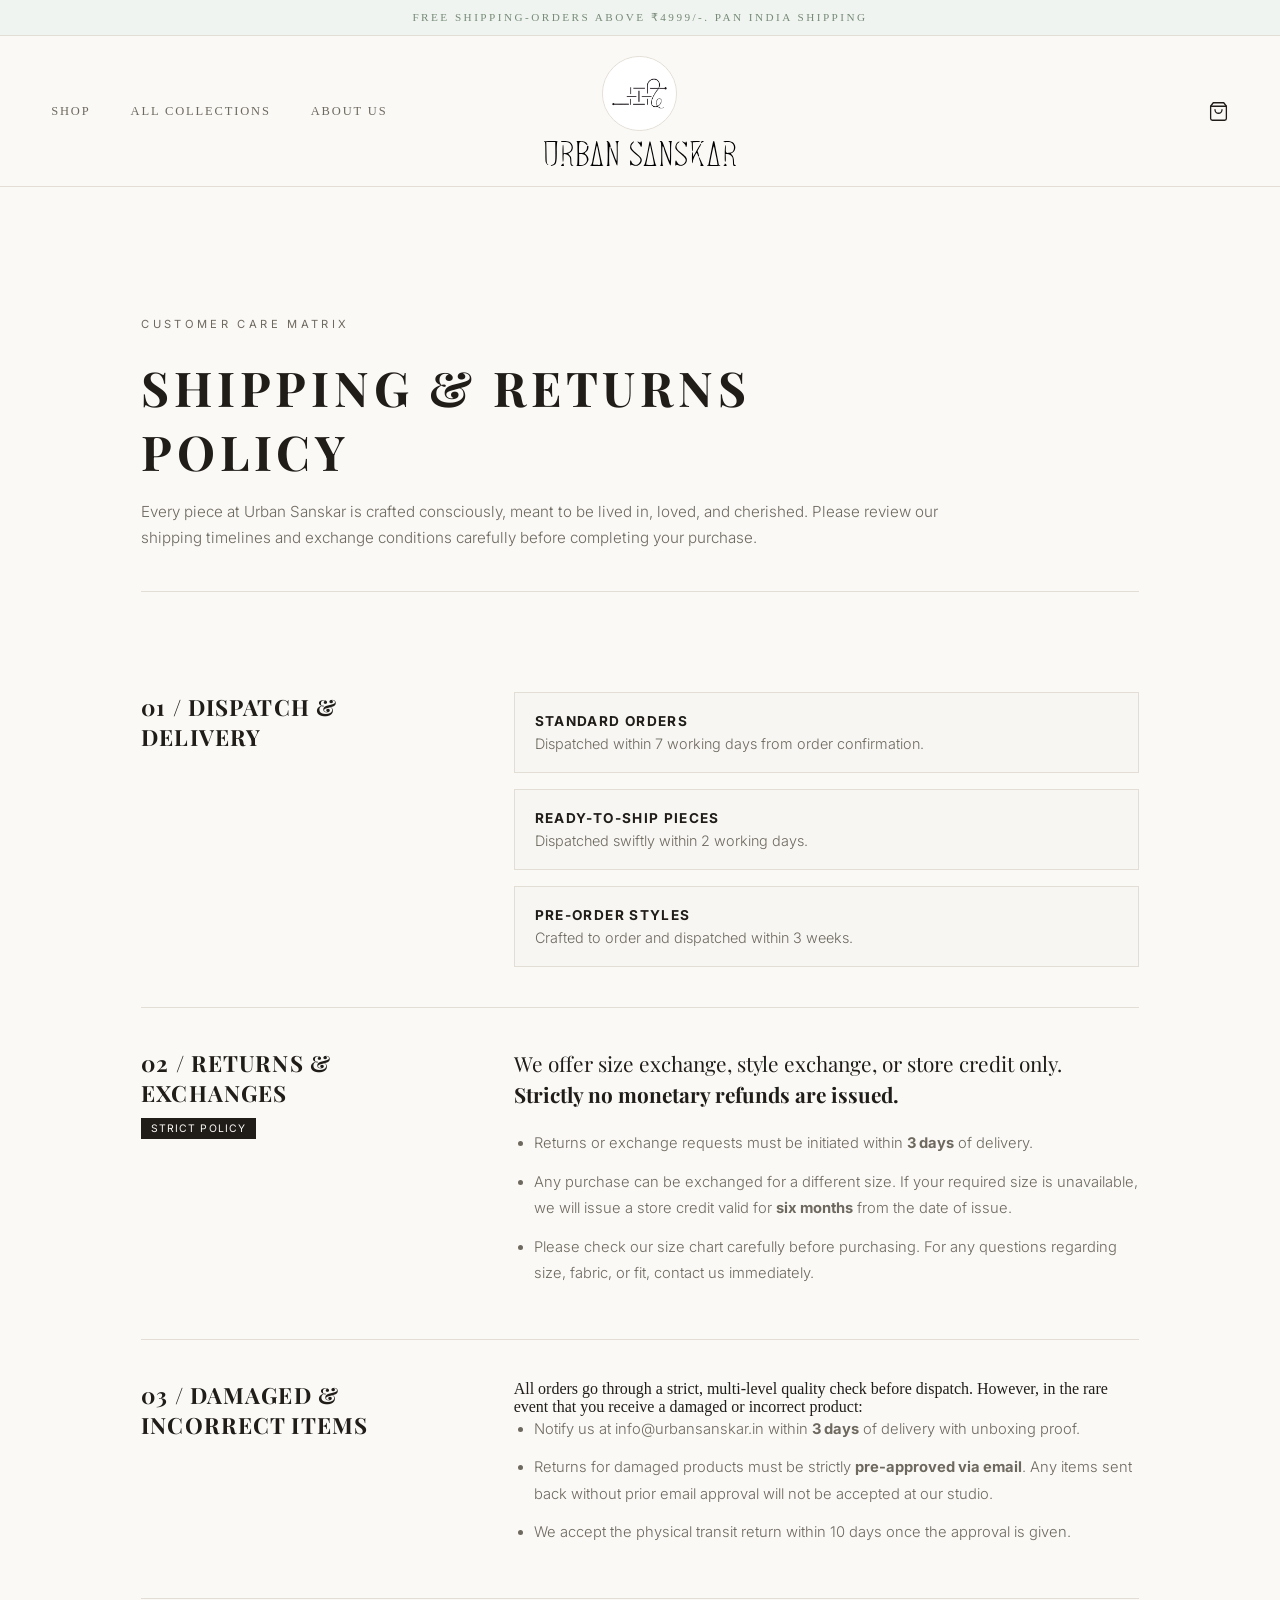
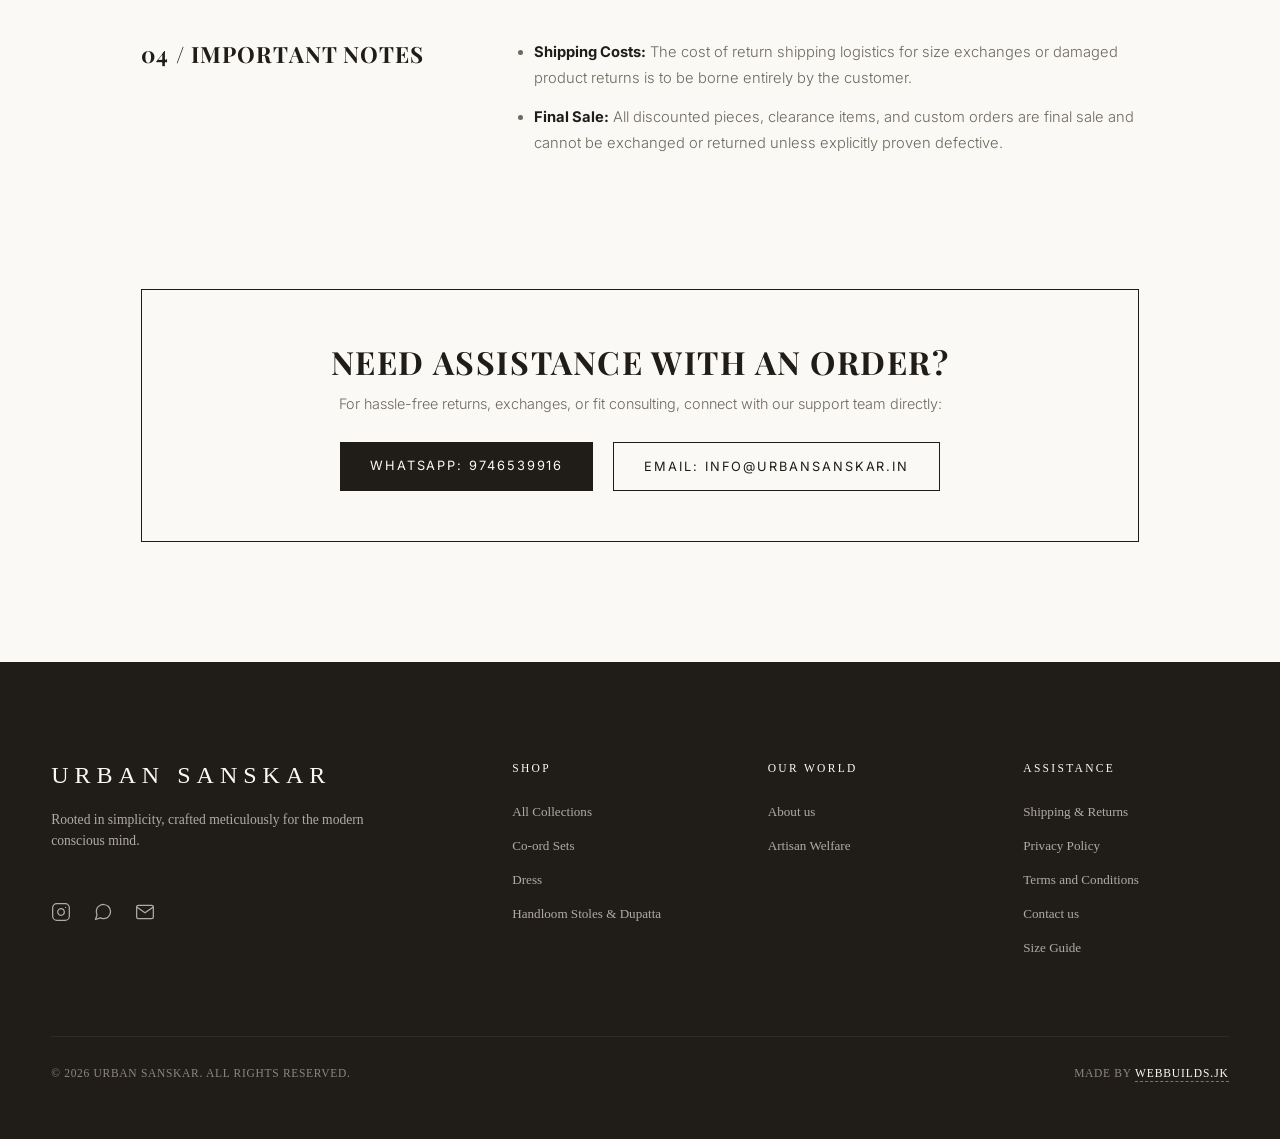
<file: shipping-returns.html>
<!DOCTYPE html>
<html lang="en">

<head>
    <meta charset="UTF-8">
    <meta name="viewport" content="width=device-width, initial-scale=1.0">
    <title>Shipping & Returns Policy | Urban Sanskar</title>
    <link rel="stylesheet" href="style.css">
</head>

<body>


    <!-- 1. Top Luxury Announcement Bar -->
    <div class="announcement-bar">
        <span>FREE SHIPPING-ORDERS ABOVE ₹4999/-. PAN INDIA SHIPPING</span>
    </div>

    <!-- 2. Master Header / Navbar -->
    <header class="main-header">

        <!-- Left Section: Desktop Navigation Links / Mobile Hamburger -->
        <div class="header-col nav-left">
            <!-- Mobile Hamburger (Hidden on Desktop) -->
            <button class="menu-toggle-btn" id="menu-open-btn" aria-label="Open Menu">
                <svg width="24" height="24" viewBox="0 0 24 24" fill="none" stroke="currentColor" stroke-width="1.2">
                    <line x1="4" y1="7" x2="20" y2="7"></line>
                    <line x1="4" y1="12" x2="20" y2="12"></line>
                    <line x1="4" y1="17" x2="20" y2="17"></line>
                </svg>
            </button>

            <!-- Desktop Menu -->
            <nav class="desktop-nav">
                <a href="index.html" class="nav-link">Shop</a>
                <a href="collections.html" class="nav-link">All Collections</a>
                <a href="about.html" class="nav-link">About us</a>
            </nav>
        </div>

        <!-- Center Section: Stacked Circle Logo & Brand Name -->
        <div class="header-col nav-center">
            <div class="brand-identity">
                <div class="logo-circle-container">
                    <img src="logo.jpg" alt="Urban Sanskar Logo" class="brand-logo-img"
                        onerror="this.style.display='none'">
                </div>
                <h1 class="brand-name">

                    <img src="logo.svg" alt="URBAN SANSKAR" class="logo-svg">
                </h1>
            </div>
        </div>

        <!-- Right Section: Clean Single Cart Action Handle -->
        <div class="header-col nav-right">
            <a href="cart.html" class="icon-action-btn cart-toggle-handle" aria-label="Open Shopping Cart"
                style="text-decoration: none; color: inherit; position: relative; display: inline-flex; align-items: center; justify-content: center; background: none; border: none; padding: 0; cursor: pointer;">
                <svg width="21" height="21" viewBox="0 0 24 24" fill="none" stroke="currentColor" stroke-width="1.5"
                    stroke-linecap="round" stroke-linejoin="round">
                    <path d="M6 2L3 6v14a2 2 0 0 0 2 2h14a2 2 0 0 0 2-2V6l-3-4z"></path>
                    <line x1="3" y1="6" x2="21" y2="6"></line>
                    <path d="M16 10a4 4 0 0 1-8 0"></path>
                </svg>
                <span class="cart-badge-dot">0</span>
            </a>
        </div>
    </header>

    <!-- 3. Premium Left-Side Slide Mobile Drawer Overlay Structure -->
    <div class="mobile-drawer-overlay" id="mobile-drawer-overlay"></div>
    <div class="mobile-navigation-drawer" id="mobile-nav-drawer">
        <div class="drawer-header">
            <span class="drawer-title">Menu</span>
            <button class="close-drawer-btn" id="menu-close-btn" aria-label="Close Menu">
                <svg width="24" height="24" viewBox="0 0 24 24" fill="none" stroke="currentColor" stroke-width="1.2">
                    <line x1="18" y1="6" x2="6" y2="18"></line>
                    <line x1="6" y1="6" x2="18" y2="18"></line>
                </svg>
            </button>
        </div>
        <nav class="drawer-links-box">
            <a href="index.html" class="drawer-link">Shop</a>
            <a href="collections.html" class="drawer-link">All Collections</a>
            <a href="about.html" class="drawer-link">About us</a>
            <a href="shipping-returns.html" class="drawer-link active">Shipping & Returns</a>
            <a href="size-guide.html" class="drawer-link">Size Guide</a>
        </nav>
        <div class="drawer-footer">
            <p>Rooted in simplicity, crafted for luxury.</p>
        </div>
    </div>


    <!-- POLICY WORKSPACE -->
    <main class="policy-page-workspace">

        <header class="policy-hero-header">
            <span class="editorial-micro-tag">Customer Care Matrix</span>
            <h1 class="policy-main-title">Shipping & Returns Policy</h1>
            <p class="policy-intro-text">
                Every piece at Urban Sanskar is crafted consciously, meant to be lived in, loved, and cherished. Please
                review our shipping timelines and exchange conditions carefully before completing your purchase.
            </p>
        </header>

        <hr class="editorial-divider">

        <div class="policy-grid-layout">

            <!-- SECTION 1: DISPATCH TIMELINES -->
            <section class="policy-row">
                <div class="policy-left-col">
                    <h2>01 / Dispatch & Delivery</h2>
                </div>
                <div class="policy-right-col">
                    <div class="timeline-card-sub-grid">
                        <div class="t-card">
                            <h4>Standard Orders</h4>
                            <p>Dispatched within 7 working days from order confirmation.</p>
                        </div>
                        <div class="t-card">
                            <h4>Ready-to-Ship Pieces</h4>
                            <p>Dispatched swiftly within 2 working days.</p>
                        </div>
                        <div class="t-card">
                            <h4>Pre-Order Styles</h4>
                            <p>Crafted to order and dispatched within 3 weeks.</p>
                        </div>
                    </div>
                </div>
            </section>

            <hr class="inner-fine-line">

            <!-- SECTION 2: RETURNS & EXCHANGES -->
            <section class="policy-row highlight-alert-box">
                <div class="policy-left-col">
                    <h2>02 / Returns & Exchanges</h2>
                    <span class="alert-badge">Strict Policy</span>
                </div>
                <div class="policy-right-col">
                    <p class="strong-manifesto-text">
                        We offer size exchange, style exchange, or store credit only. <br><strong>Strictly no monetary
                            refunds are issued.</strong>
                    </p>
                    <ul class="policy-bullets-list">
                        <li>Returns or exchange requests must be initiated within <strong>3 days</strong> of delivery.
                        </li>
                        <li>Any purchase can be exchanged for a different size. If your required size is unavailable, we
                            will issue a store credit valid for <strong>six months</strong> from the date of issue.</li>
                        <li>Please check our size chart carefully before purchasing. For any questions regarding size,
                            fabric, or fit, contact us immediately.</li>
                    </ul>
                </div>
            </section>

            <hr class="inner-fine-line">

            <!-- SECTION 3: DAMAGED ITEMS -->
            <section class="policy-row">
                <div class="policy-left-col">
                    <h2>03 / Damaged & Incorrect Items</h2>
                </div>
                <div class="policy-right-col">
                    <p class="normal-policy-p">
                        All orders go through a strict, multi-level quality check before dispatch. However, in the rare
                        event that you receive a damaged or incorrect product:
                    </p>
                    <ul class="policy-bullets-list">
                        <li>Notify us at <a href="mailto:info@urbansanskar.in">info@urbansanskar.in</a> within <strong>3
                                days</strong> of delivery with unboxing proof.</li>
                        <li>Returns for damaged products must be strictly <strong>pre-approved via email</strong>. Any
                            items sent back without prior email approval will not be accepted at our studio.</li>
                        <li>We accept the physical transit return within 10 days once the approval is given.</li>
                    </ul>
                </div>
            </section>

            <hr class="inner-fine-line">

            <!-- SECTION 4: IMPORTANT NOTES -->
            <section class="policy-row">
                <div class="policy-left-col">
                    <h2>04 / Important Notes</h2>
                </div>
                <div class="policy-right-col">
                    <ul class="policy-bullets-list critical-notes">
                        <li><strong>Shipping Costs:</strong> The cost of return shipping logistics for size exchanges or
                            damaged product returns is to be borne entirely by the customer.</li>
                        <li><strong>Final Sale:</strong> All discounted pieces, clearance items, and custom orders are
                            final sale and cannot be exchanged or returned unless explicitly proven defective.</li>
                    </ul>
                </div>
            </section>

        </div>

        <!-- EMERGENCY ASSISTANCE BANNER -->
        <div class="policy-footer-contact-banner">
            <h3>Need Assistance with an Order?</h3>
            <p>For hassle-free returns, exchanges, or fit consulting, connect with our support team directly:</p>
            <div class="contact-action-triggers">
                <a href="https://wa.me/919746539916" target="_blank" class="policy-btn-dark">WhatsApp: 9746539916</a>
                <a href="mailto:info@urbansanskar.in" class="policy-btn-outline">Email: info@urbansanskar.in</a>
            </div>
        </div>

    </main>

    <footer class=" main-footer">
        <div class="footer-grid">

            <div class="footer-col-block brand-brief">
                <h2 class="footer-brand-name">URBAN SANSKAR</h2>
                <p class="footer-tagline">Rooted in simplicity, crafted meticulously for the modern
                    conscious mind.
                </p>

                <div class="footer-social-icons">
                    <a href="https://instagram.com/_urban_sanskar" target="_blank" aria-label="Instagram">
                        <svg width="20" height="20" viewBox="0 0 24 24" fill="none" stroke="currentColor"
                            stroke-width="1.5" stroke-linecap="round" stroke-linejoin="round">
                            <rect x="2" y="2" width="20" height="20" rx="5" ry="5"></rect>
                            <path d="M16 11.37A4 4 0 1 1 12.63 8 4 4 0 0 1 16 11.37z"></path>
                            <line x1="17.5" y1="6.5" x2="17.51" y2="6.5"></line>
                        </svg>
                    </a>

                    <a href="https://wa.me/919746539916" target="_blank" aria-label="WhatsApp">
                        <svg width="20" height="20" viewBox="0 0 24 24" fill="none" stroke="currentColor"
                            stroke-width="1.5" stroke-linecap="round" stroke-linejoin="round">
                            <path
                                d="M21 11.5a8.38 8.38 0 0 1-.9 3.8 8.5 8.5 0 0 1-7.6 4.7 8.38 8.38 0 0 1-3.8-.9L3 21l1.9-5.7a8.38 8.38 0 0 1-.9-3.8 8.5 8.5 0 0 1 4.7-7.6 8.38 8.38 0 0 1 3.8-.9h.5a8.48 8.48 0 0 1 8 8v.5z">
                            </path>
                        </svg>
                    </a>

                    <a href="mailto:info@urbansanskar.in" aria-label="Email">
                        <svg width="20" height="20" viewBox="0 0 24 24" fill="none" stroke="currentColor"
                            stroke-width="1.5" stroke-linecap="round" stroke-linejoin="round">
                            <path d="M4 4h16c1.1 0 2 .9 2 2v12c0 1.1-.9 2-2 2H4c-1.1 0-2-.9-2-2V6c0-1.1.9-2 2-2z">
                            </path>
                            <polyline points="22,6 12,13 2,6"></polyline>
                        </svg>
                    </a>
                </div>
            </div>

            <div class="footer-col-block">
                <h5 class="footer-col-title">Shop</h5>
                <ul class="footer-links-list">
                    <li><a href="collections.html">All Collections</a></li>
                    <!-- Query parameters added to the links -->
                    <li><a href="collections.html?category=coord-sets">Co-ord Sets</a></li>
                    <li><a href="collections.html?category=dress">Dress</a></li>
                    <li><a href="collections.html?category=handloom-dupatta">Handloom Stoles & Dupatta</a></li>
                </ul>
            </div>

            <div class="footer-col-block">
                <h5 class="footer-col-title">Our World</h5>
                <ul class="footer-links-list">
                    <li><a href="about.html">About us</a></li>
                    <li><a href="our-world.html#artisans">Artisan Welfare</a></li>
                    <!-- <li><a href="our-world.html#sustainability">Sustainability Report</a></li>
                    <li><a href="our-world.html#journal">Journal / Blog</a></li> -->
                </ul>
            </div>

            <div class="footer-col-block">
                <h5 class="footer-col-title">Assistance</h5>
                <ul class="footer-links-list">
                    <li><a href="shipping-returns.html">Shipping & Returns</a></li>
                    <li><a href="privacy.html">Privacy Policy</a></li>
                    <li><a href="terms.html">Terms and Conditions</a></li>
                    <li><a href="contact.html">Contact us</a></li>
                    <li><a href="size-guide.html">Size Guide</a></li>
                </ul>
            </div>

        </div>

        <div class="footer-bottom-bar">
            <p class="footer-copyright">&copy; 2026 Urban Sanskar. All Rights Reserved.</p>
            <p class="footer-agency-credits">
                Made by <a href="https://instagram.com/webbuilds.jk" target="_blank"
                    class="developer-link">webbuilds.jk</a>
            </p>
        </div>
    </footer>


    <script src="app.js"></script>

</body>

</html>
</file>
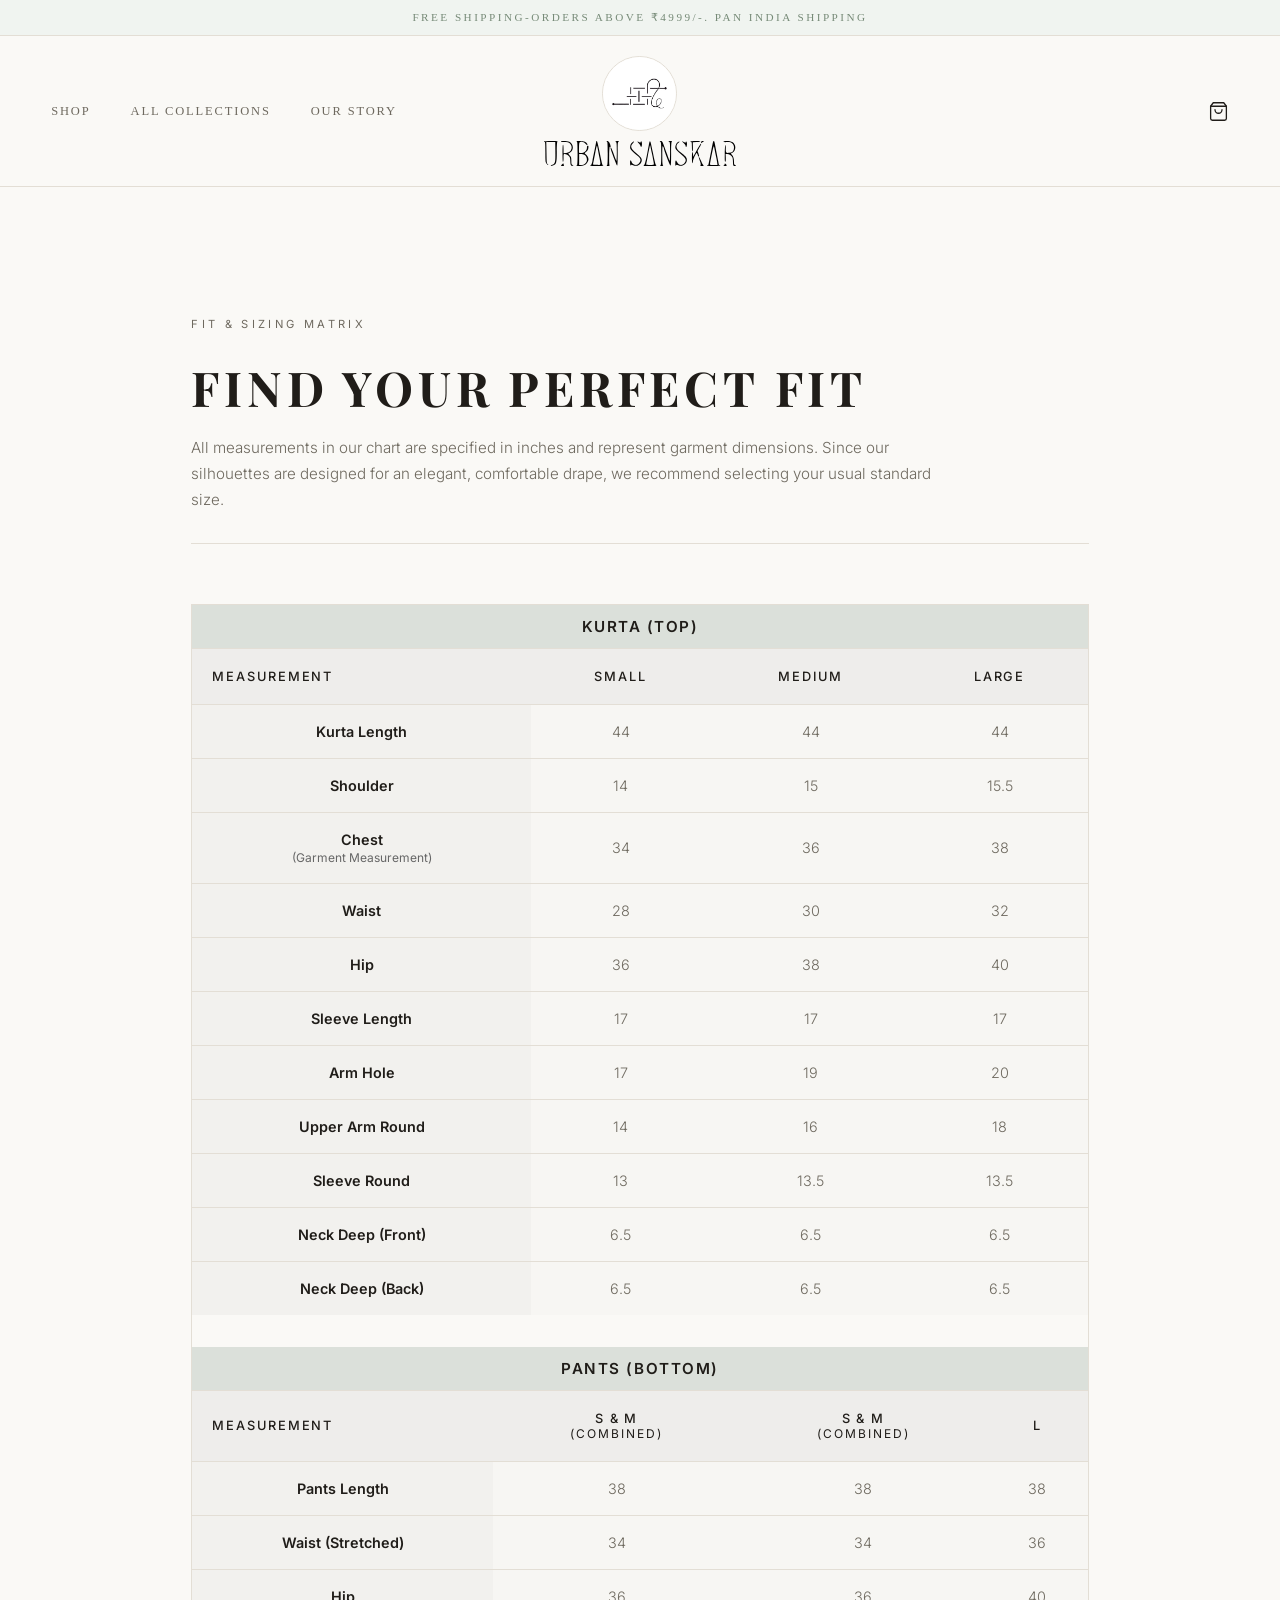
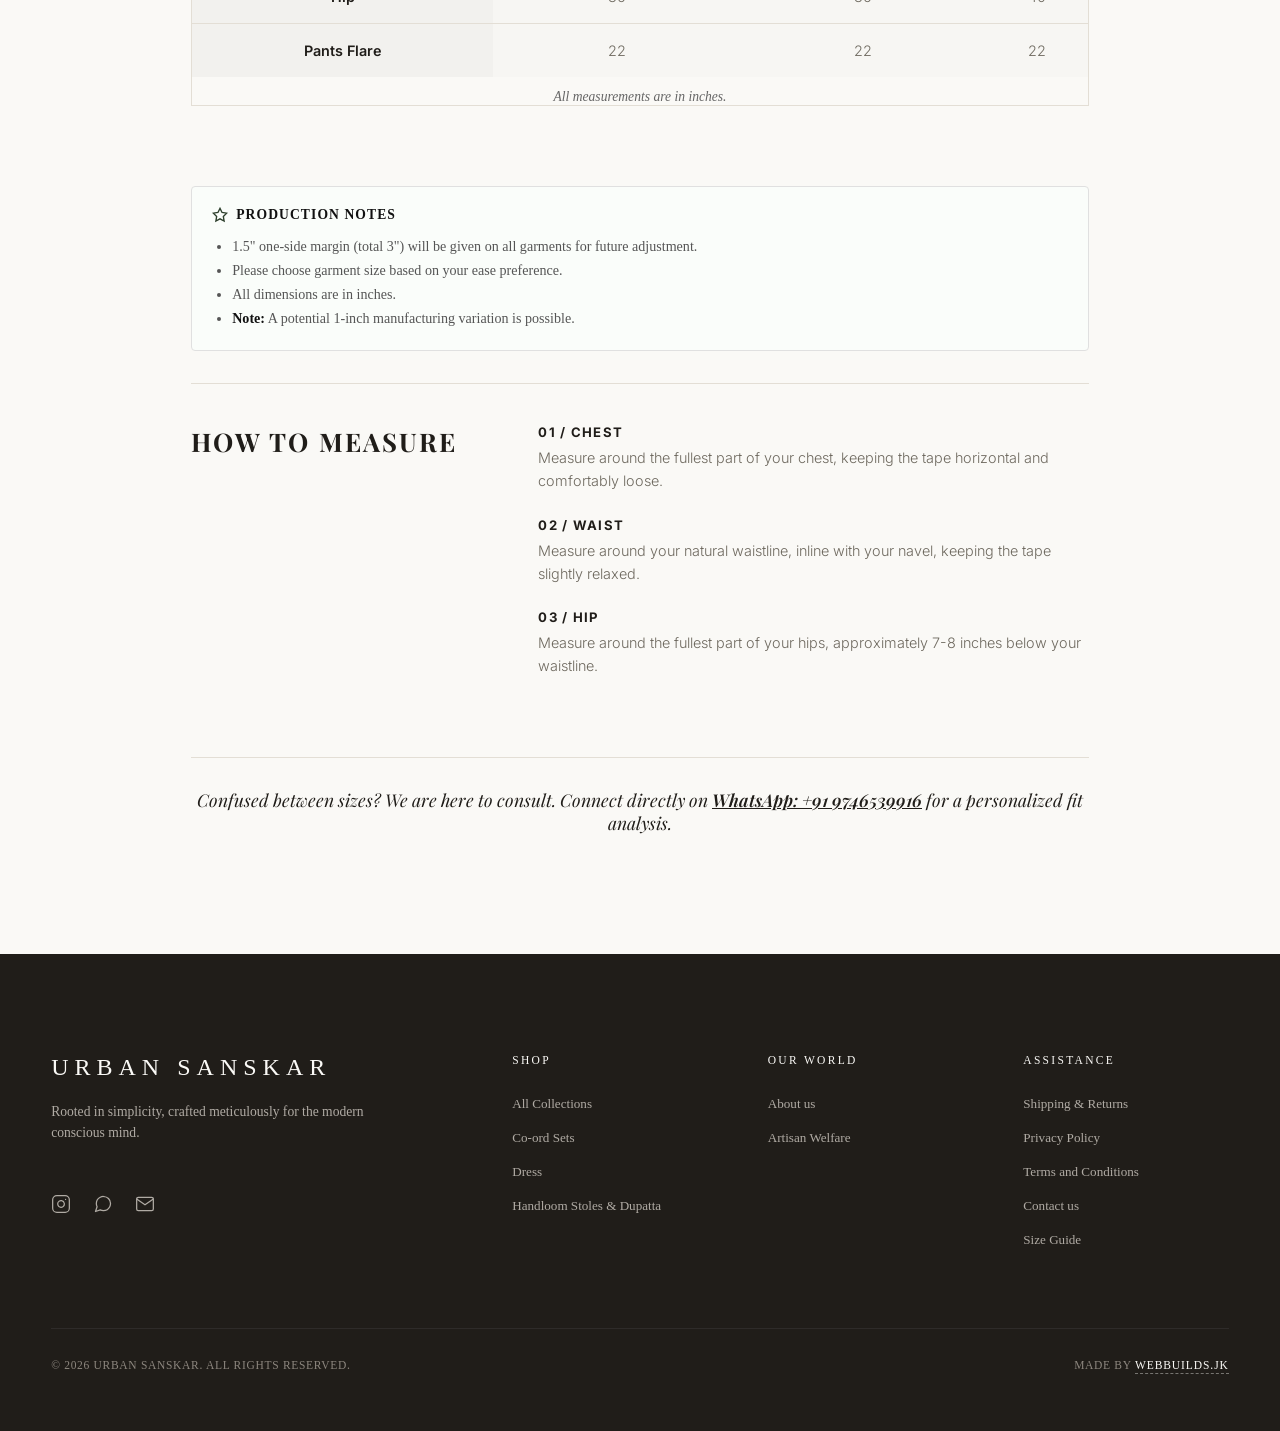
<file: size-guide.html>
<!DOCTYPE html>
<html lang="en">

<head>
    <meta charset="UTF-8">
    <meta name="viewport" content="width=device-width, initial-scale=1.0">
    <title>Size Guide | Urban Sanskar</title>
    <link rel="stylesheet" href="style.css">
</head>

<body>

    <!-- 1. Top Luxury Announcement Bar -->
    <div class="announcement-bar">
        <span>FREE SHIPPING-ORDERS ABOVE ₹4999/-. PAN INDIA SHIPPING</span>
    </div>

    <!-- 2. Master Header / Navbar -->
    <header class="main-header">

        <!-- Left Section: Desktop Navigation Links / Mobile Hamburger -->
        <div class="header-col nav-left">
            <!-- Mobile Hamburger (Hidden on Desktop) -->
            <button class="menu-toggle-btn" id="menu-open-btn" aria-label="Open Menu">
                <svg width="24" height="24" viewBox="0 0 24 24" fill="none" stroke="currentColor" stroke-width="1.2">
                    <line x1="4" y1="7" x2="20" y2="7"></line>
                    <line x1="4" y1="12" x2="20" y2="12"></line>
                    <line x1="4" y1="17" x2="20" y2="17"></line>
                </svg>
            </button>

            <!-- Desktop Menu -->
            <nav class="desktop-nav">
                <a href="index.html" class="nav-link">Shop</a>
                <a href="collections.html" class="nav-link">All Collections</a>
                <a href="about.html" class="nav-link">Our Story</a>
            </nav>
        </div>

        <!-- Center Section: Stacked Circle Logo & Brand Name -->
        <div class="header-col nav-center">
            <div class="brand-identity">
                <div class="logo-circle-container">
                    <img src="logo.jpg" alt="Urban Sanskar Logo" class="brand-logo-img"
                        onerror="this.style.display='none'">
                </div>
                <h1 class="brand-name">

                    <img src="logo.svg" alt="URBAN SANSKAR" class="logo-svg">
                </h1>
            </div>
        </div>

        <!-- Right Section: Clean Single Cart Action Handle -->
        <div class="header-col nav-right">
            <a href="cart.html" class="icon-action-btn cart-toggle-handle" aria-label="Open Shopping Cart"
                style="text-decoration: none; color: inherit; position: relative; display: inline-flex; align-items: center; justify-content: center; background: none; border: none; padding: 0; cursor: pointer;">
                <svg width="21" height="21" viewBox="0 0 24 24" fill="none" stroke="currentColor" stroke-width="1.5"
                    stroke-linecap="round" stroke-linejoin="round">
                    <path d="M6 2L3 6v14a2 2 0 0 0 2 2h14a2 2 0 0 0 2-2V6l-3-4z"></path>
                    <line x1="3" y1="6" x2="21" y2="6"></line>
                    <path d="M16 10a4 4 0 0 1-8 0"></path>
                </svg>
                <span class="cart-badge-dot">0</span>
            </a>
        </div>
    </header>

    <!-- 3. Premium Left-Side Slide Mobile Drawer Overlay Structure -->
    <div class="mobile-drawer-overlay" id="mobile-drawer-overlay"></div>
    <div class="mobile-navigation-drawer" id="mobile-nav-drawer">
        <div class="drawer-header">
            <span class="drawer-title">Menu</span>
            <button class="close-drawer-btn" id="menu-close-btn" aria-label="Close Menu">
                <svg width="24" height="24" viewBox="0 0 24 24" fill="none" stroke="currentColor" stroke-width="1.2">
                    <line x1="18" y1="6" x2="6" y2="18"></line>
                    <line x1="6" y1="6" x2="18" y2="18"></line>
                </svg>
            </button>
        </div>
        <nav class="drawer-links-box">
            <a href="index.html" class="drawer-link">Shop</a>
            <a href="collections.html" class="drawer-link">All Collections</a>
            <a href="about.html" class="drawer-link">Our Story</a>
            <a href="shipping-returns.html" class="drawer-link">Shipping & Returns</a>
            <a href="size-guide.html" class="drawer-link active">Size Guide</a>
        </nav>
        <div class="drawer-footer">
            <p>Rooted in simplicity, crafted for luxury.</p>
        </div>
    </div>


    <!-- SIZE GUIDE WORKSPACE -->
    <main class="size-guide-workspace">

        <header class="size-hero-header">
            <span class="editorial-micro-tag">Fit & Sizing Matrix</span>
            <h1 class="size-main-title">Find Your Perfect Fit</h1>
            <p class="size-intro-text">
                All measurements in our chart are specified in inches and represent garment dimensions. Since our
                silhouettes are designed for an elegant, comfortable drape, we recommend selecting your usual standard
                size.
            </p>
        </header>

        <hr class="editorial-divider">

        <!-- TABLE WRAPPER FOR MOBILE SCROLLING -->
        <div class="size-chart-table-container">

            <!-- ========================================== -->
            <!-- TABLE 1: KURTA (TOP) - EXTRACTED FROM image_925885.jpg -->
            <!-- ========================================== -->
            <table class="urban-editorial-table" style="margin-bottom: 32px; width: 100%;">
                <thead>
                    <!-- Premium Banner Row for Section Title -->
                    <tr style="background-color: #e3e8e2; color: #2c3e2b;">
                        <th colspan="4"
                            style="text-align: center; font-weight: 600; letter-spacing: 0.1em; padding: 12px; font-size: 0.95rem;">
                            KURTA (TOP)</th>
                    </tr>
                    <tr>
                        <th style="text-align: left;">Measurement</th>
                        <th>Small</th>
                        <th>Medium</th>
                        <th>Large</th>
                    </tr>
                </thead>
                <tbody>
                    <tr>
                        <td class="bold-size-cell">Kurta Length</td>
                        <td>44</td>
                        <td>44</td>
                        <td>44</td>
                    </tr>
                    <tr>
                        <td class="bold-size-cell">Shoulder</td>
                        <td>14</td>
                        <td>15</td>
                        <td>15.5</td>
                    </tr>
                    <tr>
                        <td class="bold-size-cell">Chest <br><small style="font-weight: 400; color: #666;">(Garment
                                Measurement)</small></td>
                        <td>34</td>
                        <td>36</td>
                        <td>38</td>
                    </tr>
                    <tr>
                        <td class="bold-size-cell">Waist</td>
                        <td>28</td>
                        <td>30</td>
                        <td>32</td>
                    </tr>
                    <tr>
                        <td class="bold-size-cell">Hip</td>
                        <td>36</td>
                        <td>38</td>
                        <td>40</td>
                    </tr>
                    <tr>
                        <td class="bold-size-cell">Sleeve Length</td>
                        <td>17</td>
                        <td>17</td>
                        <td>17</td>
                    </tr>
                    <tr>
                        <td class="bold-size-cell">Arm Hole</td>
                        <td>17</td>
                        <td>19</td>
                        <td>20</td>
                    </tr>
                    <tr>
                        <td class="bold-size-cell">Upper Arm Round</td>
                        <td>14</td>
                        <td>16</td>
                        <td>18</td>
                    </tr>
                    <tr>
                        <td class="bold-size-cell">Sleeve Round</td>
                        <td>13</td>
                        <td>13.5</td>
                        <td>13.5</td>
                    </tr>
                    <tr>
                        <td class="bold-size-cell">Neck Deep (Front)</td>
                        <td>6.5</td>
                        <td>6.5</td>
                        <td>6.5</td>
                    </tr>
                    <tr>
                        <td class="bold-size-cell">Neck Deep (Back)</td>
                        <td>6.5</td>
                        <td>6.5</td>
                        <td>6.5</td>
                    </tr>
                </tbody>
            </table>

            <!-- ========================================== -->
            <!-- TABLE 2: PANTS (BOTTOM) - EXTRACTED FROM image_925885.jpg -->
            <!-- ========================================== -->
            <table class="urban-editorial-table" style="width: 100%;">
                <thead>
                    <tr style="background-color: #e3e8e2; color: #2c3e2b;">
                        <th colspan="4"
                            style="text-align: center; font-weight: 600; letter-spacing: 0.1em; padding: 12px; font-size: 0.95rem;">
                            PANTS (BOTTOM)</th>
                    </tr>
                    <tr>
                        <th style="text-align: left;">Measurement</th>
                        <th>S & M <br><small style="font-weight: 400; font-size: 0.75rem;">(Combined)</small></th>
                        <th>S & M <br><small style="font-weight: 400; font-size: 0.75rem;">(Combined)</small></th>
                        <th>L</th>
                    </tr>
                </thead>
                <tbody>
                    <tr>
                        <td class="bold-size-cell">Pants Length</td>
                        <td>38</td>
                        <td>38</td>
                        <td>38</td>
                    </tr>
                    <tr>
                        <td class="bold-size-cell">Waist (Stretched)</td>
                        <td>34</td>
                        <td>34</td>
                        <td>36</td>
                    </tr>
                    <tr>
                        <td class="bold-size-cell">Hip</td>
                        <td>36</td>
                        <td>36</td>
                        <td>40</td>
                    </tr>
                    <tr>
                        <td class="bold-size-cell">Pants Flare</td>
                        <td>22</td>
                        <td>22</td>
                        <td>22</td>
                    </tr>
                </tbody>
            </table>

            <!-- Global Unit Disclaimer -->
            <p style="text-align: center; font-size: 0.85rem; color: #666; margin-top: 12px; font-style: italic;">All
                measurements are in inches.</p>
        </div>

        <!-- ========================================== -->
        <!-- PRODUCTION NOTES - EXTRACTED FROM image_925885.jpg -->
        <!-- ========================================== -->
        <div class="production-notes-zone"
            style="border: 1px solid #e0e0e0; padding: 20px; margin: 32px 0; border-radius: 4px; background-color: #fafdfa;">
            <h4
                style="margin: 0 0 12px 0; font-size: 0.85rem; text-transform: uppercase; letter-spacing: 0.08em; color: #111; display: flex; align-items: center; gap: 8px;">
                <svg width="16" height="16" viewBox="0 0 24 24" fill="none" stroke="#2c3e2b" stroke-width="2">
                    <path
                        d="M12 2l3.09 6.26L22 9.27l-5 4.87 1.18 6.88L12 17.77l-6.18 3.25L7 14.14 2 9.27l6.91-1.01L12 2z" />
                </svg>
                Production Notes
            </h4>
            <ul style="margin: 0; padding-left: 20px; font-size: 0.88rem; color: #555; line-height: 1.7;">
                <li>1.5" one-side margin (total 3") will be given on all garments for future adjustment.</li>
                <li>Please choose garment size based on your ease preference.</li>
                <li>All dimensions are in inches.</li>
                <li><strong style="color: #111;">Note:</strong> A potential 1-inch manufacturing variation is possible.
                </li>
            </ul>
        </div>

        <!-- HOW TO MEASURE EDITORIAL SECTION (Yeh pehle jaisa hi hai) -->
        <section class="how-to-measure-zone">
            <div class="measure-left-title">
                <h2>How to Measure</h2>
            </div>
            <div class="measure-right-instructions">
                <div class="instruction-row">
                    <strong>01 / Chest</strong>
                    <p>Measure around the fullest part of your chest, keeping the tape horizontal and comfortably loose.
                    </p>
                </div>
                <div class="instruction-row">
                    <strong>02 / Waist</strong>
                    <p>Measure around your natural waistline, inline with your navel, keeping the tape slightly relaxed.
                    </p>
                </div>
                <div class="instruction-row">
                    <strong>03 / Hip</strong>
                    <p>Measure around the fullest part of your hips, approximately 7-8 inches below your waistline.</p>
                </div>
            </div>
        </section>

        <!-- ASSISTANCE FOOTER NOTE -->
        <div class="size-footer-note">
            <p>Confused between sizes? We are here to consult. Connect directly on <a href="https://wa.me/919746539916"
                    target="_blank">WhatsApp: +91 9746539916</a> for a personalized fit analysis.</p>
        </div>

    </main>

    <footer class=" main-footer">
        <div class="footer-grid">

            <div class="footer-col-block brand-brief">
                <h2 class="footer-brand-name">URBAN SANSKAR</h2>
                <p class="footer-tagline">Rooted in simplicity, crafted meticulously for the modern
                    conscious mind.
                </p>

                <div class="footer-social-icons">
                    <a href="https://instagram.com/_urban_sanskar" target="_blank" aria-label="Instagram">
                        <svg width="20" height="20" viewBox="0 0 24 24" fill="none" stroke="currentColor"
                            stroke-width="1.5" stroke-linecap="round" stroke-linejoin="round">
                            <rect x="2" y="2" width="20" height="20" rx="5" ry="5"></rect>
                            <path d="M16 11.37A4 4 0 1 1 12.63 8 4 4 0 0 1 16 11.37z"></path>
                            <line x1="17.5" y1="6.5" x2="17.51" y2="6.5"></line>
                        </svg>
                    </a>

                    <a href="https://wa.me/919746539916" target="_blank" aria-label="WhatsApp">
                        <svg width="20" height="20" viewBox="0 0 24 24" fill="none" stroke="currentColor"
                            stroke-width="1.5" stroke-linecap="round" stroke-linejoin="round">
                            <path
                                d="M21 11.5a8.38 8.38 0 0 1-.9 3.8 8.5 8.5 0 0 1-7.6 4.7 8.38 8.38 0 0 1-3.8-.9L3 21l1.9-5.7a8.38 8.38 0 0 1-.9-3.8 8.5 8.5 0 0 1 4.7-7.6 8.38 8.38 0 0 1 3.8-.9h.5a8.48 8.48 0 0 1 8 8v.5z">
                            </path>
                        </svg>
                    </a>

                    <a href="mailto:info@urbansanskar.in" aria-label="Email">
                        <svg width="20" height="20" viewBox="0 0 24 24" fill="none" stroke="currentColor"
                            stroke-width="1.5" stroke-linecap="round" stroke-linejoin="round">
                            <path d="M4 4h16c1.1 0 2 .9 2 2v12c0 1.1-.9 2-2 2H4c-1.1 0-2-.9-2-2V6c0-1.1.9-2 2-2z">
                            </path>
                            <polyline points="22,6 12,13 2,6"></polyline>
                        </svg>
                    </a>
                </div>
            </div>

            <div class="footer-col-block">
                <h5 class="footer-col-title">Shop</h5>
                <ul class="footer-links-list">
                    <li><a href="collections.html">All Collections</a></li>
                    <!-- Query parameters added to the links -->
                    <li><a href="collections.html?category=coord-sets">Co-ord Sets</a></li>
                    <li><a href="collections.html?category=dress">Dress</a></li>
                    <li><a href="collections.html?category=handloom-dupatta">Handloom Stoles & Dupatta</a></li>
                </ul>
            </div>

            <div class="footer-col-block">
                <h5 class="footer-col-title">Our World</h5>
                <ul class="footer-links-list">
                    <li><a href="about.html">About us</a></li>
                    <li><a href="our-world.html#artisans">Artisan Welfare</a></li>
                    <!-- <li><a href="our-world.html#sustainability">Sustainability Report</a></li>
                    <li><a href="our-world.html#journal">Journal / Blog</a></li> -->
                </ul>
            </div>

            <div class="footer-col-block">
                <h5 class="footer-col-title">Assistance</h5>
                <ul class="footer-links-list">
                    <li><a href="shipping-returns.html">Shipping & Returns</a></li>
                    <li><a href="privacy.html">Privacy Policy</a></li>
                    <li><a href="terms.html">Terms and Conditions</a></li>
                    <li><a href="contact.html">Contact us</a></li>
                    <li><a href="size-guide.html">Size Guide</a></li>
                </ul>
            </div>

        </div>

        <div class="footer-bottom-bar">
            <p class="footer-copyright">&copy; 2026 Urban Sanskar. All Rights Reserved.</p>
            <p class="footer-agency-credits">
                Made by <a href="https://instagram.com/webbuilds.jk" target="_blank"
                    class="developer-link">webbuilds.jk</a>
            </p>
        </div>
    </footer>

    <script src="app.js"></script>

</body>

</html>
</file>
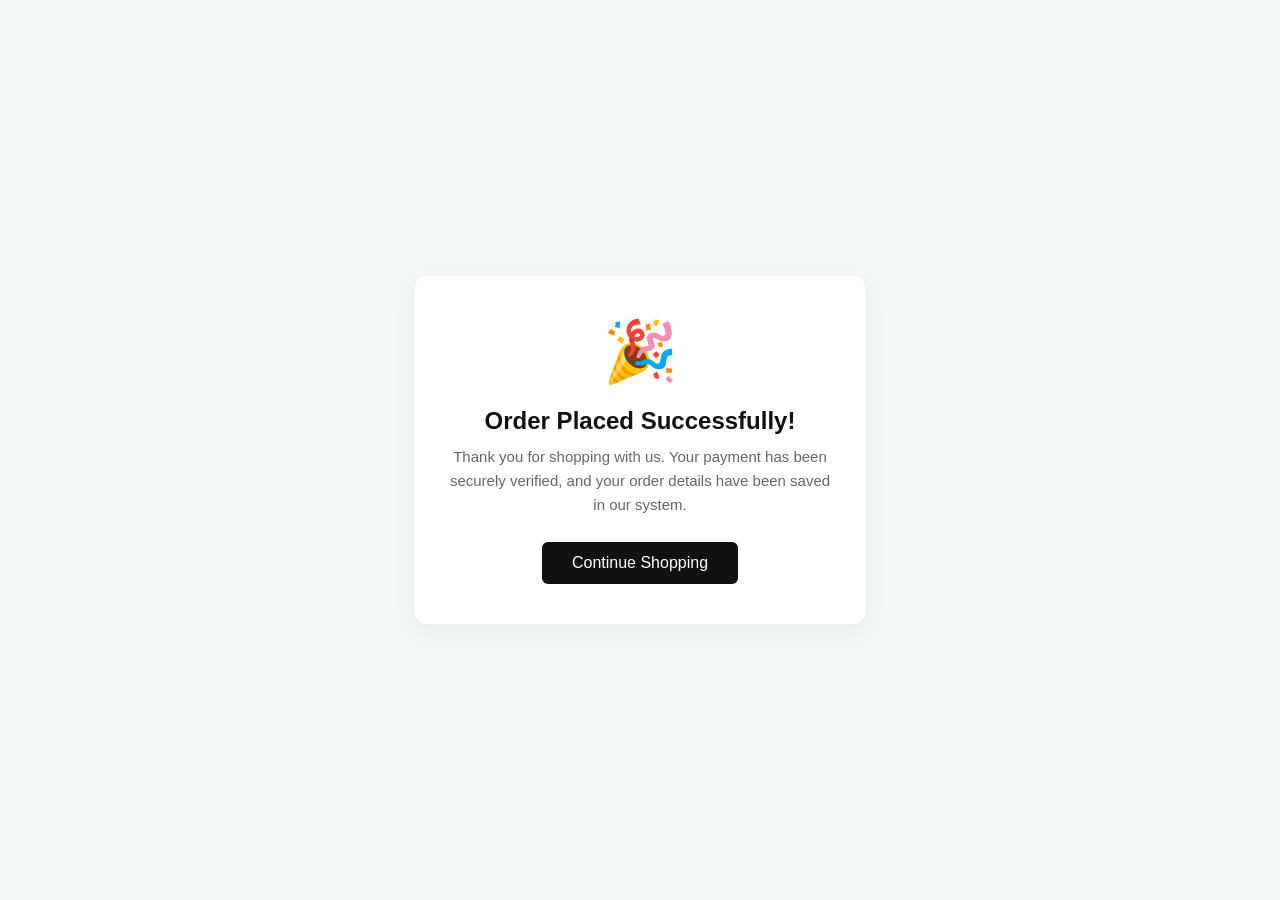
<file: success.html>
<!DOCTYPE html>
<html lang="en">
<head>
    <meta charset="UTF-8">
    <meta name="viewport" content="width=device-width, initial-scale=1.0">
    <title>Order Confirmed - Urban Wear</title>
    <style>
        * {
            margin: 0;
            padding: 0;
            box-sizing: border-box;
        }
        body {
            font-family: 'Segoe UI', Tahoma, Geneva, Verdana, sans-serif;
            background-color: #f4f7f6;
            display: flex;
            justify-content: center;
            align-items: center;
            height: 100vh;
            color: #333;
        }
        .success-card {
            background: #ffffff;
            padding: 40px 30px;
            border-radius: 12px;
            box-shadow: 0 8px 24px rgba(0, 0, 0, 0.05);
            text-align: center;
            max-width: 450px;
            width: 100%;
        }
        .icon-box {
            font-size: 60px;
            margin-bottom: 20px;
        }
        h1 {
            font-size: 24px;
            color: #111111;
            margin-bottom: 10px;
        }
        p {
            font-size: 15px;
            color: #666666;
            line-height: 1.6;
            margin-bottom: 25px;
        }
        .home-btn {
            display: inline-block;
            background-color: #111111;
            color: #ffffff;
            padding: 12px 30px;
            text-decoration: none;
            font-weight: 60px;
            border-radius: 6px;
            transition: background 0.2s ease;
        }
        .home-btn:hover {
            background-color: #333333;
        }
    </style>
</head>
<body>

    <div class="success-card">
        <div class="icon-box">🎉</div>
        <h1>Order Placed Successfully!</h1>
        <p>Thank you for shopping with us. Your payment has been securely verified, and your order details have been saved in our system.</p>
        <a href="index.html" class="home-btn">Continue Shopping</a>
    </div>

</body>
</html>
</file>
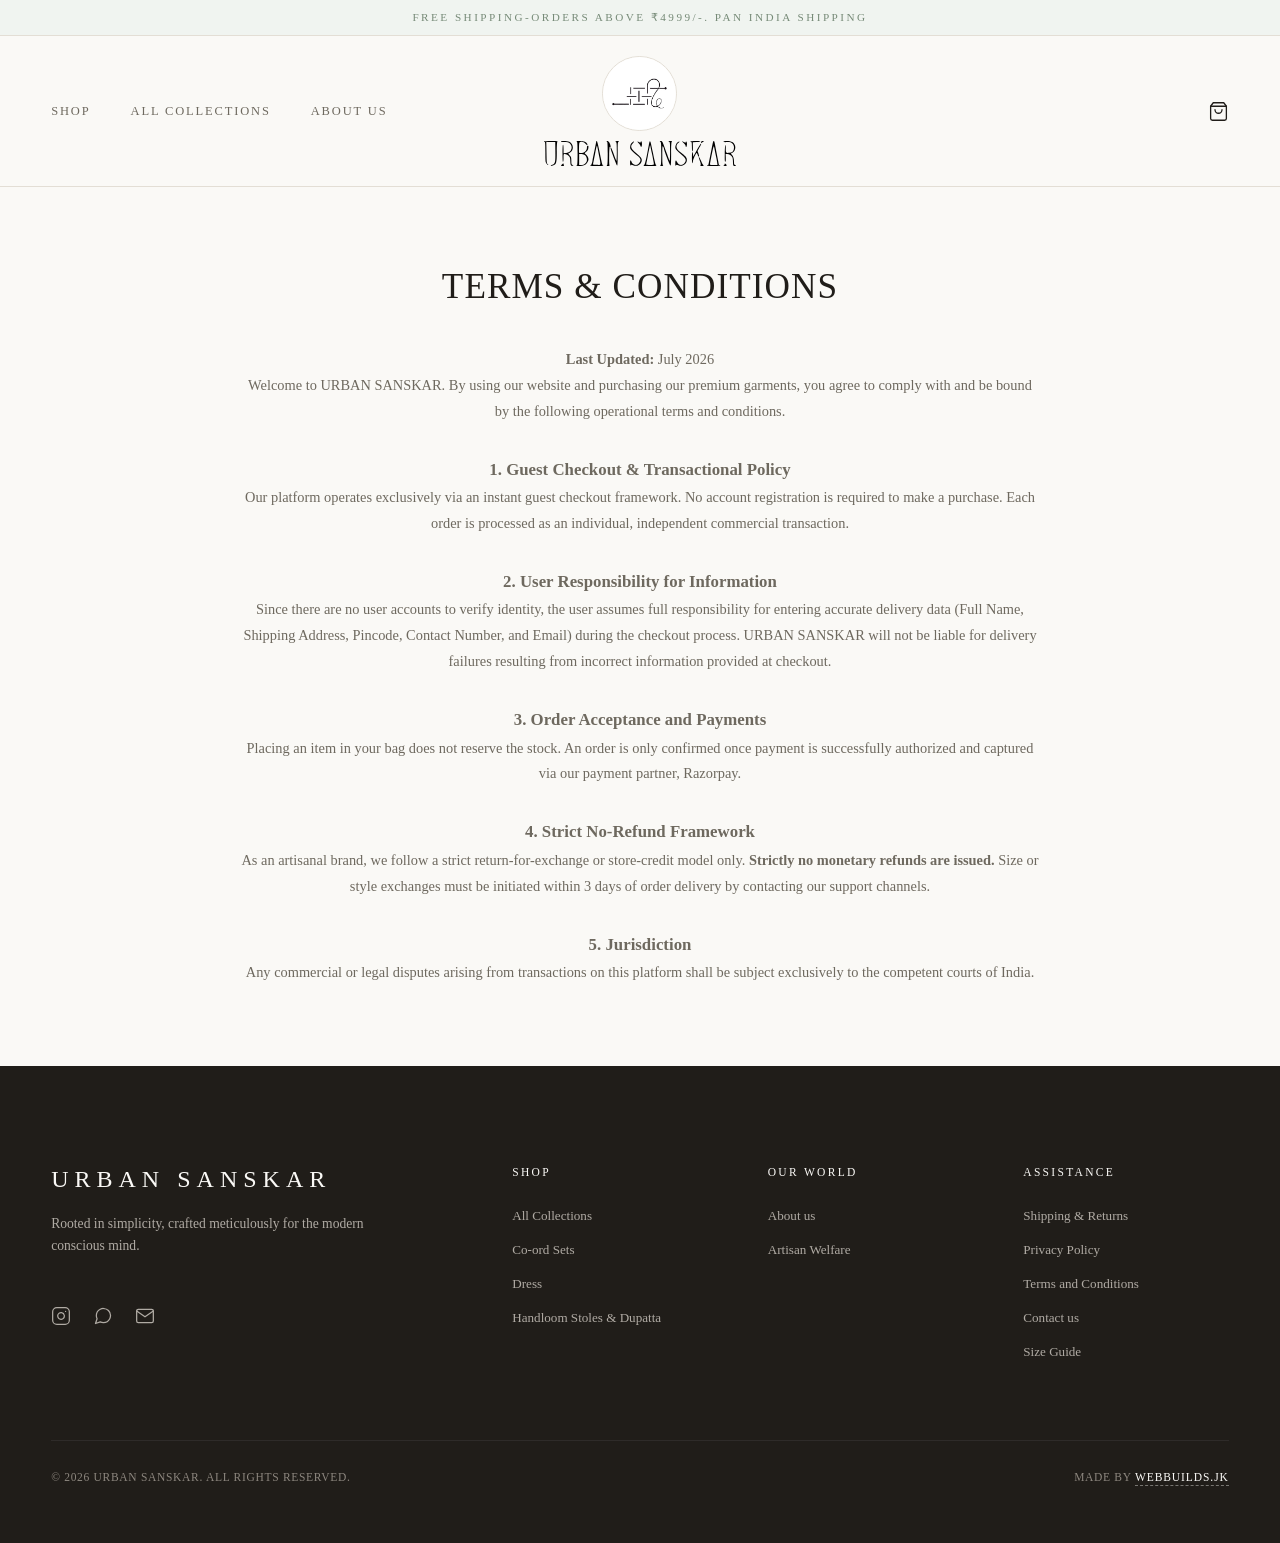
<file: terms.html>
<!DOCTYPE html>
<html lang="en">

<head>
    <meta charset="UTF-8">
    <meta name="viewport" content="width=device-width, initial-scale=1.0">
    <title>Terms & Conditions | URBAN SANSKAR</title>
    <link rel="stylesheet" href="style.css">
</head>

<body>
    <!-- 1. Top Luxury Announcement Bar -->
    <div class="announcement-bar">
        <span>FREE SHIPPING-ORDERS ABOVE ₹4999/-. PAN INDIA SHIPPING</span>
    </div>

    <!-- 2. Master Header / Navbar -->
    <header class="main-header">

        <!-- Left Section: Desktop Navigation Links / Mobile Hamburger -->
        <div class="header-col nav-left">
            <!-- Mobile Hamburger (Hidden on Desktop) -->
            <button class="menu-toggle-btn" id="menu-open-btn" aria-label="Open Menu">
                <svg width="24" height="24" viewBox="0 0 24 24" fill="none" stroke="currentColor" stroke-width="1.2">
                    <line x1="4" y1="7" x2="20" y2="7"></line>
                    <line x1="4" y1="12" x2="20" y2="12"></line>
                    <line x1="4" y1="17" x2="20" y2="17"></line>
                </svg>
            </button>

            <!-- Desktop Menu -->
            <nav class="desktop-nav">
                <a href="index.html" class="nav-link">Shop</a>
                <a href="collections.html" class="nav-link">All Collections</a>
                <a href="about.html" class="nav-link">About us</a>
            </nav>
        </div>

        <!-- Center Section: Stacked Circle Logo & Brand Name -->
        <div class="header-col nav-center">
            <div class="brand-identity">
                <div class="logo-circle-container">
                    <img src="logo.jpg" alt="Urban Sanskar Logo" class="brand-logo-img"
                        onerror="this.style.display='none'">
                </div>
                <h1 class="brand-name">

                    <img src="logo.svg" alt="URBAN SANSKAR" class="logo-svg">
                </h1>
            </div>
        </div>

        <!-- Right Section: Clean Single Cart Action Handle -->
        <div class="header-col nav-right">
            <a href="cart.html" class="icon-action-btn cart-toggle-handle" aria-label="Open Shopping Cart"
                style="text-decoration: none; color: inherit; position: relative; display: inline-flex; align-items: center; justify-content: center; background: none; border: none; padding: 0; cursor: pointer;">
                <svg width="21" height="21" viewBox="0 0 24 24" fill="none" stroke="currentColor" stroke-width="1.5"
                    stroke-linecap="round" stroke-linejoin="round">
                    <path d="M6 2L3 6v14a2 2 0 0 0 2 2h14a2 2 0 0 0 2-2V6l-3-4z"></path>
                    <line x1="3" y1="6" x2="21" y2="6"></line>
                    <path d="M16 10a4 4 0 0 1-8 0"></path>
                </svg>
                <span class="cart-badge-dot">0</span>
            </a>
        </div>
    </header>

    <!-- 3. Premium Left-Side Slide Mobile Drawer Overlay Structure -->
    <div class="mobile-drawer-overlay" id="mobile-drawer-overlay"></div>
    <div class="mobile-navigation-drawer" id="mobile-nav-drawer">
        <div class="drawer-header">
            <span class="drawer-title">Menu</span>
            <button class="close-drawer-btn" id="menu-close-btn" aria-label="Close Menu">
                <svg width="24" height="24" viewBox="0 0 24 24" fill="none" stroke="currentColor" stroke-width="1.2">
                    <line x1="18" y1="6" x2="6" y2="18"></line>
                    <line x1="6" y1="6" x2="18" y2="18"></line>
                </svg>
            </button>
        </div>
        <nav class="drawer-links-box">
            <a href="index.html" class="drawer-link">Shop</a>
            <a href="collections.html" class="drawer-link">All Collections</a>
            <a href="about.html" class="drawer-link">About us</a>
            <a href="shipping-returns.html" class="drawer-link">Shipping & Returns</a>
            <a href="size-guide.html" class="drawer-link">Size Guide</a>
        </nav>
        <div class="drawer-footer">
            <p>Rooted in simplicity, crafted for luxury.</p>
        </div>
    </div>



    <div class="category-section-intro" style="padding: 80px 10%;">
        <h1 class="intro-main-heading" style="text-align: center; margin-bottom: 40px;">TERMS & CONDITIONS</h1>

        <div class="cat-description" style="max-width: 800px; margin: 0 auto; line-height: 1.8;">
            <p><strong>Last Updated:</strong> July 2026</p>
            <p>Welcome to URBAN SANSKAR. By using our website and purchasing our premium garments, you agree to comply
                with and be bound by the following operational terms and conditions.</p>

            <h3 style="margin-top: 30px; font-family: serif;">1. Guest Checkout & Transactional Policy</h3>
            <p>Our platform operates exclusively via an instant guest checkout framework. No account registration is
                required to make a purchase. Each order is processed as an individual, independent commercial
                transaction.</p>

            <h3 style="margin-top: 30px; font-family: serif;">2. User Responsibility for Information</h3>
            <p>Since there are no user accounts to verify identity, the user assumes full responsibility for entering
                accurate delivery data (Full Name, Shipping Address, Pincode, Contact Number, and Email) during the
                checkout process. URBAN SANSKAR will not be liable for delivery failures resulting from incorrect
                information provided at checkout.</p>

            <h3 style="margin-top: 30px; font-family: serif;">3. Order Acceptance and Payments</h3>
            <p>Placing an item in your bag does not reserve the stock. An order is only confirmed once payment is
                successfully authorized and captured via our payment partner, Razorpay.</p>

            <h3 style="margin-top: 30px; font-family: serif;">4. Strict No-Refund Framework</h3>
            <p>As an artisanal brand, we follow a strict return-for-exchange or store-credit model only.
                <strong>Strictly no monetary refunds are issued.</strong> Size or style exchanges must be initiated
                within 3 days of order delivery by contacting our support channels.
            </p>

            <h3 style="margin-top: 30px; font-family: serif;">5. Jurisdiction</h3>
            <p>Any commercial or legal disputes arising from transactions on this platform shall be subject exclusively
                to the competent courts of India.</p>
        </div>
    </div>
    <footer class=" main-footer">
        <div class="footer-grid">

            <div class="footer-col-block brand-brief">
                <h2 class="footer-brand-name">URBAN SANSKAR</h2>
                <p class="footer-tagline">Rooted in simplicity, crafted meticulously for the modern
                    conscious mind.
                </p>

                <div class="footer-social-icons">
                    <a href="https://instagram.com/_urban_sanskar" target="_blank" aria-label="Instagram">
                        <svg width="20" height="20" viewBox="0 0 24 24" fill="none" stroke="currentColor"
                            stroke-width="1.5" stroke-linecap="round" stroke-linejoin="round">
                            <rect x="2" y="2" width="20" height="20" rx="5" ry="5"></rect>
                            <path d="M16 11.37A4 4 0 1 1 12.63 8 4 4 0 0 1 16 11.37z"></path>
                            <line x1="17.5" y1="6.5" x2="17.51" y2="6.5"></line>
                        </svg>
                    </a>

                    <a href="https://wa.me/919746539916" target="_blank" aria-label="WhatsApp">
                        <svg width="20" height="20" viewBox="0 0 24 24" fill="none" stroke="currentColor"
                            stroke-width="1.5" stroke-linecap="round" stroke-linejoin="round">
                            <path
                                d="M21 11.5a8.38 8.38 0 0 1-.9 3.8 8.5 8.5 0 0 1-7.6 4.7 8.38 8.38 0 0 1-3.8-.9L3 21l1.9-5.7a8.38 8.38 0 0 1-.9-3.8 8.5 8.5 0 0 1 4.7-7.6 8.38 8.38 0 0 1 3.8-.9h.5a8.48 8.48 0 0 1 8 8v.5z">
                            </path>
                        </svg>
                    </a>

                    <a href="mailto:info@urbansanskar.in" aria-label="Email">
                        <svg width="20" height="20" viewBox="0 0 24 24" fill="none" stroke="currentColor"
                            stroke-width="1.5" stroke-linecap="round" stroke-linejoin="round">
                            <path d="M4 4h16c1.1 0 2 .9 2 2v12c0 1.1-.9 2-2 2H4c-1.1 0-2-.9-2-2V6c0-1.1.9-2 2-2z">
                            </path>
                            <polyline points="22,6 12,13 2,6"></polyline>
                        </svg>
                    </a>
                </div>
            </div>

            <div class="footer-col-block">
                <h5 class="footer-col-title">Shop</h5>
                <ul class="footer-links-list">
                    <li><a href="collections.html">All Collections</a></li>
                    <!-- Query parameters added to the links -->
                    <li><a href="collections.html?category=coord-sets">Co-ord Sets</a></li>
                    <li><a href="collections.html?category=dress">Dress</a></li>
                    <li><a href="collections.html?category=handloom-dupatta">Handloom Stoles & Dupatta</a></li>
                </ul>
            </div>

            <div class="footer-col-block">
                <h5 class="footer-col-title">Our World</h5>
                <ul class="footer-links-list">
                    <li><a href="about.html">About us</a></li>
                    <li><a href="our-world.html#artisans">Artisan Welfare</a></li>
                    <!-- <li><a href="our-world.html#sustainability">Sustainability Report</a></li>
                    <li><a href="our-world.html#journal">Journal / Blog</a></li> -->
                </ul>
            </div>

            <div class="footer-col-block">
                <h5 class="footer-col-title">Assistance</h5>
                <ul class="footer-links-list">
                    <li><a href="shipping-returns.html">Shipping & Returns</a></li>
                    <li><a href="privacy.html">Privacy Policy</a></li>
                    <li><a href="terms.html">Terms and Conditions</a></li>
                    <li><a href="contact.html">Contact us</a></li>
                    <li><a href="size-guide.html">Size Guide</a></li>
                </ul>
            </div>

        </div>

        <div class="footer-bottom-bar">
            <p class="footer-copyright">&copy; 2026 Urban Sanskar. All Rights Reserved.</p>
            <p class="footer-agency-credits">
                Made by <a href="https://instagram.com/webbuilds.jk" target="_blank"
                    class="developer-link">webbuilds.jk</a>
            </p>
        </div>
    </footer>

    <script src="app.js"></script>

</body>

</html>
</file>
<file: style.css>
/* --- THE ARTISANAL LUXURY DESIGN SYSTEM --- */
@import url('https://fonts.googleapis.com/css2?family=Playfair+Display:ital,wght@0,400;0,500;1,400&family=Inter:wght@300;400;500;600&display=swap');

:root {
    /* Brand Fonts */
    --font-brand-serif: 'Playfair Display', serif;
    --font-brand-sans: 'Inter', sans-serif;

    /* FOUNDATION CANVAS */
    --canvas-bg: #faf9f6;
    /* Warm Ivory Linen (Perfect hai, isse mat chhedo) */

    /* 🖋️ TEXT COLOR REFINEMENT (Newspaper black se shifting to Luxury Ink) */
    --ink-primary: #201d19;
    /* Deep Espresso Black (Raw black se soft aur premium lagta hai) */
    --ink-secondary: #6e695f;
    /* Warm Earthy Taupe/Grey (Newsprint grey nahi lagega) */
    --border-fine: #e3ded5;
    /* Ultra soft linen thread color borders ke liye */

    /* 🔥 THE BOUTIQUE SECRET SAUCE (Inspired by your live assets) */
    --accent-primary: #9cb09d;
    /* Exact Sage Green jo image_c6e833.jpg ke button me h */
    --accent-dark: #768a77;
    /* Deep Sage for hovers, important links and focus text */
    --accent-tint: #f0f4f0;
    /* Light pastel background fills, cards, or subtle sections */
    --accent-gold: #c2a67f;
    /* Muted Metallic/Champagne gold for small luxury highlights */
}

* {
    margin: 0;
    padding: 0;
    box-sizing: border-box;
}

body {
    background-color: var(--canvas-bg);
    color: var(--ink-primary);
    font-family: var(--font-sans);
    -webkit-font-smoothing: antialiased;
    overflow-x: hidden;
}

button,
a {
    font-family: inherit;
    color: inherit;
    text-decoration: none;
    background: none;
    border: none;
    cursor: pointer;
}

/* --- TOP ANNOUNCEMENT LINE --- */
.announcement-bar {
    background-color: var(--ink-primary);
    color: var(--canvas-bg);
    text-align: center;
    padding: 12px 20px;
    font-size: 0.7rem;
    font-weight: 400;
    letter-spacing: 0.22em;
    line-height: 1;
    border-bottom: 1px solid var(--ink-primary);
}

/* --- THE SYMMETRICAL EDITORIAL HEADER --- */
.main-header {
    display: grid;
    grid-template-columns: 1fr auto 1fr;
    /* Ensures absolute dead centering regardless of element counts */
    align-items: center;
    padding: 20px 4%;
    background-color: var(--canvas-bg);
    border-bottom: 1px solid var(--border-fine);
    position: sticky;
    top: 0;
    z-index: 900;
}

.header-col {
    display: flex;
    align-items: center;
    width: 100%;
}

/* Left Alignments */
.nav-left {
    justify-content: flex-start;
}

.desktop-nav {
    display: flex;
    gap: 40px;
}

.nav-link {
    font-size: 0.78rem;
    text-transform: uppercase;
    letter-spacing: 0.15em;
    font-weight: 400;
    color: var(--ink-secondary);
    position: relative;
    padding: 5px 0;
    transition: color var(--speed-premium);
}

.nav-link:hover,
.nav-link.active {
    color: var(--ink-primary);
}

.nav-link::after {
    content: '';
    position: absolute;
    bottom: 0;
    left: 50%;
    transform: translateX(-50%);
    width: 0;
    height: 1px;
    background-color: var(--ink-primary);
    transition: width var(--speed-premium);
}

.nav-link:hover::after,
.nav-link.active::after {
    width: 100%;
}

/* Center Identity Stack */
.nav-center {
    justify-content: center;
}

.brand-identity {
    display: flex;
    flex-direction: column;
    align-items: center;
    gap: 10px;
    text-align: center;
}

.logo-circle-container {
    width: 75px;
    height: 75px;
    border-radius: 50%;
    border: 1px solid var(--border-fine);
    overflow: hidden;
    background-color: #fff;
    display: flex;
    align-items: center;
    justify-content: center;
    transition: var(--speed-premium);
}

.brand-logo-img {
    width: 100%;
    height: 100%;
    object-fit: cover;
}

.brand-name {
    display: flex;
    align-items: center;
    justify-content: center;
    /* Logo ko center mein rakhne ke liye */
    margin: 0;
    padding: 0;
}

.logo-svg {
    height: 25px;

    width: auto;
    /* Isse width apne aap sahi ratio mein adjust ho jayegi */
    display: block;

    /* ⚠️ IMPORTANT TIP: Agar website ka header BLACK/DARK rang ka hai, 
       toh niche waali line ka comment hata dena (uncomment kar dena) */
    /* filter: invert(1); */
}

/* Right Actions Configuration */
.nav-right {
    justify-content: flex-end;
}

.icon-action-btn {
    position: relative;
    display: flex;
    align-items: center;
    justify-content: center;
    padding: 6px;
    transition: transform var(--speed-premium), color var(--speed-premium);
    color: var(--ink-primary);
}

.icon-action-btn:hover {
    transform: scale(1.04);
    color: var(--ink-secondary);
}

.cart-badge-dot {
    position: absolute;
    top: -2px;
    right: -2px;
    background-color: var(--ink-primary);
    color: var(--canvas-bg);
    font-size: 0.55rem;
    font-weight: 500;
    min-width: 14px;
    height: 14px;
    border-radius: 10px;
    display: flex;
    align-items: center;
    justify-content: center;
    padding: 0 4px;
}

.menu-toggle-btn {
    display: none;
}

/* --- LEFT-SIDE SLIDE DRAWER UI --- */
.mobile-drawer-overlay {
    position: fixed;
    top: 0;
    left: 0;
    width: 100vw;
    height: 100vh;
    background-color: rgba(28, 26, 25, 0.4);
    backdrop-filter: blur(2px);
    z-index: 2000;
    opacity: 0;
    pointer-events: none;
    transition: opacity var(--speed-premium);
}

.mobile-drawer-overlay.is-visible {
    opacity: 1;
    pointer-events: auto;
}

.mobile-navigation-drawer {
    position: fixed;
    top: 0;
    left: -100%;
    width: 85vw;
    max-width: 360px;
    height: 100vh;
    background-color: var(--canvas-bg);
    z-index: 2100;
    display: flex;
    flex-direction: column;
    padding: 40px 30px;
    box-shadow: 10px 0 40px rgba(0, 0, 0, 0.03);
    transition: left var(--speed-premium);
}

.mobile-navigation-drawer.is-open {
    left: 0;
}

.drawer-header {
    display: flex;
    justify-content: space-between;
    align-items: center;
    margin-bottom: 60px;
    border-bottom: 1px solid var(--border-fine);
    padding-bottom: 15px;
}

.drawer-title {
    font-size: 0.75rem;
    text-transform: uppercase;
    letter-spacing: 0.15em;
    color: var(--ink-secondary);
}

.close-drawer-btn {
    padding: 5px;
    color: var(--ink-primary);
}

.drawer-links-box {
    display: flex;
    flex-direction: column;
    gap: 32px;
}

.drawer-link {
    font-family: var(--font-serif);
    font-size: 1.8rem;
    font-weight: 300;
    letter-spacing: 0.05em;
    color: var(--ink-secondary);
    transition: color var(--speed-premium), padding-left var(--speed-premium);
}

.drawer-link:hover,
.drawer-link.active {
    color: var(--ink-primary);
    padding-left: 8px;
}

.drawer-footer {
    margin-top: auto;
    border-top: 1px solid var(--border-fine);
    padding-top: 20px;
    font-size: 0.75rem;
    font-style: italic;
    font-family: var(--font-serif);
    color: var(--ink-secondary);
}

/* --- HARDCORE MOBILE RESPONSIVENESS MATRIX --- */
@media (max-width: 868px) {
    .main-header {
        grid-template-columns: 1fr auto 1fr;
        padding: 16px 4%;
    }

    .desktop-nav {
        display: none;
    }

    .menu-toggle-btn {
        display: flex;
        justify-content: flex-start;
        padding: 6px;
    }

    .brand-name {
        font-size: 1.15rem;
        letter-spacing: 0.2em;
        margin-right: -0.2em;
    }

    .logo-circle-container {
        width: 55px;
        height: 55px;
    }
}

/* Hero-section */
/* --- LUXURY CINEMATIC HERO SECTION --- */
.hero-section {
    position: relative;
    width: 100%;
    height: calc(100vh - 116px);
    /* Perfect height balancing the navbar space */
    background-color: var(--ink-primary);
    overflow: hidden;
}

.hero-layer {
    position: absolute;
    top: 0;
    left: 0;
    width: 100%;
    height: 100%;
    overflow: hidden;
}

.hero-img {
    width: 100%;
    height: 100%;
    object-fit: cover;
    object-position: center;
}

/* Elegant soft dark layer so text remains highly readable */
.hero-overlay-darkness {
    position: absolute;
    top: 0;
    left: 0;
    width: 100%;
    height: 100%;
    background: linear-gradient(to bottom, rgba(28, 26, 25, 0.2), rgba(28, 26, 25, 0.45));
}

/* Base Layer stays grounded */
.layer-base {
    z-index: 10;
}

/* Product Layer - Initially completely tucked away to the left edge */
.layer-product {
    z-index: 20;
    transform: translateX(-100%);
    /* 2.5 seconds silk transition utilizing high-end cubic bezier */
    transition: transform 2.5s cubic-bezier(0.16, 1, 0.3, 1);
    will-change: transform;
    /* Preps GPU for elite performance */
}

/* Trigger class pushed via JS on load */
.hero-section.is-activated .layer-product {
    transform: translateX(0);
    /* Smoothly slides in and locks */
}

/* Typography Editorial Overlay Wrapper */
.hero-content-wrapper {
    position: absolute;
    bottom: 12%;
    left: 8%;
    z-index: 30;
    display: flex;
    flex-direction: column;
    align-items: flex-start;
    max-width: 600px;

    /* Initially invisible */
    opacity: 0;
    transform: translateY(30px);
    /* Waits 2.3 seconds for the slide animation to finish before fading in */
    transition: opacity 1.5s cubic-bezier(0.16, 1, 0.3, 1), transform 1.5s cubic-bezier(0.16, 1, 0.3, 1);
    transition-delay: 2.3s;
    will-change: opacity, transform;
}

/* When hero activates, content transitions flawlessly */
.hero-section.is-activated .hero-content-wrapper {
    opacity: 1;
    transform: translateY(0);
}

.hero-subtitle {
    font-size: 0.75rem;
    text-transform: uppercase;
    letter-spacing: 0.3em;
    color: var(--canvas-bg);
    margin-bottom: 12px;
    font-weight: 300;
}

.hero-title {
    font-family: var(--font-serif);
    font-size: 3.5rem;
    font-weight: 300;
    color: var(--canvas-bg);
    line-height: 1.15;
    margin-bottom: 30px;
    letter-spacing: 0.02em;
}

/* The Minimalist Premium CTA Button */
.hero-discover-btn {
    font-size: 0.75rem;
    text-transform: uppercase;
    letter-spacing: 0.2em;
    color: var(--canvas-bg);
    padding: 16px 36px;
    border: 1px solid rgba(250, 249, 245, 0.3);
    background-color: rgba(28, 26, 25, 0.2);
    backdrop-filter: blur(4px);
    transition: background-color 0.4s ease, border-color 0.4s ease, transform 0.4s ease;
}

.hero-discover-btn:hover {
    background-color: var(--canvas-bg);
    color: var(--ink-primary);
    border-color: var(--canvas-bg);
    transform: translateY(-2px);
}

/* --- MOBILE TIMINGS AND LAYOUT OPTIMIZATION --- */
@media (max-width: 868px) {
    .hero-section {
        height: calc(100vh - 101px);
        /* Recalibrated to fit responsive header heights */
    }

    .hero-content-wrapper {
        bottom: 8%;
        left: 6%;
        right: 6%;
    }

    .hero-title {
        font-size: 2.2rem;
        margin-bottom: 24px;
    }

    .hero-discover-btn {
        width: 100%;
        text-align: center;
        padding: 14px 24px;
    }
}

/* --- EDITORIAL MINIMAL CATEGORIES LAYOUT --- */

/* Intro Header System */
.category-section-intro {
    text-align: center;
    padding: 100px 4% 60px 4%;
    background-color: var(--canvas-bg);
}

.intro-sub {
    font-size: 0.7rem;
    text-transform: uppercase;
    letter-spacing: 0.25em;
    color: var(--ink-secondary);
    display: block;
    margin-bottom: 12px;
}

.intro-main-heading {
    font-family: var(--font-serif);
    font-size: 2.2rem;
    font-weight: 400;
    color: var(--ink-primary);
    letter-spacing: 0.03em;
}

/* Master Category Grid Mechanics */
.editorial-categories-container {
    max-width: 1300px;
    margin: 0 auto;
    padding: 0 4% 120px 4%;
    display: flex;
    flex-direction: column;
    gap: 140px;
    /* Expansive upscale row spacing */
    background-color: var(--canvas-bg);
}

.editorial-category-row {
    display: flex;
    align-items: center;
    justify-content: space-between;
    gap: 10%;
    /* Huge airy column gap */
}

/* Row Alternator Trigger Rule */
.editorial-category-row.row-inverted {
    flex-direction: row-reverse;
    /* Flips placement smoothly on desktop viewports */
}

/* Image Presentation Layer */
.cat-image-wrapper {
    flex: 1;
    max-width: 50%;
    height: 620px;
    /* Editorial portrait container depth */
    overflow: hidden;
    border: 1px solid var(--border-fine);
    background-color: #f5f2eb;
}

.cat-display-img {
    width: 100%;
    height: 100%;
    object-fit: cover;
    object-position: center;
    transition: transform 0.8s cubic-bezier(0.16, 1, 0.3, 1);
}

/* Micro-interaction zoom effect */
.cat-image-wrapper:hover .cat-display-img {
    transform: scale(1.03);
}

/* Typography Data Layout */
.cat-info-wrapper {
    flex: 1;
    max-width: 40%;
    display: flex;
    flex-direction: column;
    align-items: flex-start;
}

.cat-count {
    font-size: 0.65rem;
    color: var(--ink-secondary);
    letter-spacing: 0.2em;
    margin-bottom: 16px;
    font-weight: 500;
}

.cat-title {
    font-family: var(--font-serif);
    font-size: 2.6rem;
    font-weight: 300;
    color: var(--ink-primary);
    margin-bottom: 20px;
    letter-spacing: 0.02em;
}

.cat-description {
    font-size: 0.9rem;
    line-height: 1.7;
    color: var(--ink-secondary);
    margin-bottom: 36px;
    font-weight: 300;
}

/* Elite Minimalist Call to Action Handles */
.cat-action-link-btn {
    font-size: 0.75rem;
    text-transform: uppercase;
    letter-spacing: 0.15em;
    font-weight: 500;
    color: var(--ink-primary);
    padding: 4px 0 8px 0;
    border-bottom: 1px solid var(--ink-primary);
    transition: color 0.3s ease, border-color 0.3s ease, padding-left 0.3s ease;
}

.cat-action-link-btn:hover {
    color: var(--ink-secondary);
    border-color: var(--border-fine);
    padding-left: 6px;
    /* High-end horizontal micro shift indicator */
}

/* --- ADAPTIVE RESPONSIVENESS (MOBILE BREAKDOWN MATRIX) --- */
@media (max-width: 992px) {
    .cat-image-wrapper {
        height: 480px;
    }

    .cat-title {
        font-size: 2.1rem;
    }
}

@media (max-width: 868px) {
    .category-section-intro {
        padding: 70px 6% 40px 6%;
    }

    .intro-main-heading {
        font-size: 1.7rem;
        line-height: 1.3;
    }

    .editorial-categories-container {
        gap: 80px;
        padding-bottom: 80px;
    }

    /* Completely bypasses desktop structures to force perfect layout symmetry on phone screens */
    .editorial-category-row,
    .editorial-category-row.row-inverted {
        flex-direction: column;
        /* Stacks image straight over info content cards */
        gap: 24px;
    }

    .cat-image-wrapper,
    .cat-info-wrapper {
        max-width: 100%;
        flex: none;
        width: 100%;
    }

    /* 🔥 FIXED: Height ko 420px se 'auto' kiya taaki container image ke hisab se adjust ho */
    .cat-image-wrapper {
        height: auto;
    }

    /* 🔥 FIXED: Image ko natural scale par laya aur object-fit contain kiya taaki CUT na ho */
    .cat-image-wrapper .cat-display-img {
        height: auto;
        width: 100%;
        object-fit: contain;
    }

    .cat-info-wrapper {
        padding: 0 10px;
    }

    .cat-title {
        font-size: 1.8rem;
        margin-bottom: 12px;
    }

    .cat-description {
        font-size: 0.85rem;
        margin-bottom: 24px;
        line-height: 1.6;
    }
}

/* --- PREMIUM LOOKBOOK BEST SELLERS SLIDER --- */
.best-sellers-section {
    background-color: var(--canvas-bg);
    padding: 60px 0 120px 0;
    /* Left padding is 0 to let the track touch screen edge on overflow scroll */
    overflow: hidden;
}

.slider-header-wrapper {
    display: flex;
    justify-content: space-between;
    align-items: flex-end;
    padding: 0 4% 40px 4%;
    /* Kept safe horizontal margins for headers align alignment */
}

.slider-main-heading {
    font-family: var(--font-serif);
    font-size: 2.2rem;
    font-weight: 400;
    color: var(--ink-primary);
    letter-spacing: 0.02em;
    margin-top: 4px;
}

.slider-arrow-controls {
    display: flex;
    gap: 16px;
}

.slider-arrow-btn {
    width: 44px;
    height: 44px;
    border-radius: 50%;
    border: 1px solid var(--border-fine);
    display: flex;
    align-items: center;
    justify-content: center;
    color: var(--ink-primary);
    transition: background-color 0.3s ease, border-color 0.3s ease;
}

.slider-arrow-btn:hover {
    background-color: var(--ink-primary);
    color: var(--canvas-bg);
    border-color: var(--ink-primary);
}

/* Master Scroll Horizontal Window Track */
.product-slider-track {
    display: flex;
    gap: 30px;
    overflow-x: auto;
    padding: 0 4% 20px 4%;
    /* Right/Left padding preserves luxury alignment on track starts */
    scroll-snap-type: x mandatory;
    /* Native smooth hardware level scroll physics lock */
    scroll-behavior: smooth;
    scrollbar-width: none;
    /* Modern Firefox hide scrollbar */
}

/* Hide standard Webkit scroll bars to maintain expensive aesthetic view */
.product-slider-track::-webkit-scrollbar {
    display: none;
}

/* Premium Card Architecture */
.product-card {
    flex: 0 0 22%;
    /* Displays roughly 4 cards clean on standard large screens */
    min-width: 280px;
    scroll-snap-align: start;
    /* Locks perfectly onto viewport start coordinates when scrolled */
    display: flex;
    flex-direction: column;
    gap: 16px;
}

.prod-image-holder {
    position: relative;
    width: 100%;
    height: 400px;
    /* Sharp clean editorial frame ratio */
    overflow: hidden;
    background-color: #f5f2eb;
    border: 1px solid var(--border-fine);
}

.prod-main-img {
    width: 100%;
    height: 100%;
    object-fit: cover;
    object-position: center;
    transition: transform 0.7s cubic-bezier(0.16, 1, 0.3, 1);
}

/* Slow fashion micro lift on hover */
.product-card:hover .prod-main-img {
    transform: scale(1.04);
}

.prod-status-tag {
    position: absolute;
    top: 12px;
    left: 12px;
    background-color: var(--canvas-bg);
    color: var(--ink-primary);
    font-size: 0.6rem;
    text-transform: uppercase;
    letter-spacing: 0.15em;
    padding: 6px 12px;
    border: 1px solid var(--border-fine);
    font-weight: 500;
}

/* Metadata Text Layers */
.prod-details-meta {
    display: flex;
    flex-direction: column;
    gap: 6px;
}

.prod-display-name {
    font-family: var(--font-sans);
    font-size: 0.88rem;
    font-weight: 400;
    color: var(--ink-primary);
    letter-spacing: 0.01em;
    line-height: 1.4;
}

.prod-display-price {
    font-family: var(--font-sans);
    font-size: 0.85rem;
    color: var(--ink-secondary);
    font-weight: 300;
}

/* --- ADAPTIVE RESPONSIVE TRACK MODAL CHANGES --- */
@media (max-width: 1024px) {
    .product-card {
        flex: 0 0 32%;
        /* Fits 3 clean cards on tablets */
    }
}

@media (max-width: 768px) {
    .best-sellers-section {
        padding: 40px 0 80px 0;
    }

    .slider-header-wrapper {
        padding-bottom: 24px;
    }

    .slider-main-heading {
        font-size: 1.7rem;
    }

    .slider-arrow-controls {
        display: none;
        /* Hidden on mobile devices since user naturally uses touch swipes (UX standard) */
    }

    .product-slider-track {
        gap: 16px;
        /* Tighter margins on phone display grids */
    }

    .product-card {
        flex: 0 0 68%;
        /* Keeps partial card preview visible to prompt continuous horizontal swiping */
        min-width: 240px;
    }

    .prod-image-holder {
        height: 320px;
        /* Reduced box height ratio on phone frames */
    }
}

/* --- BRAND CORE VALUES GRID --- */
.brand-values-section {
    background-color: #f5f2eb;
    /* Slightly deeper organic tint to break section monotony */
    padding: 90px 4%;
    border-top: 1px solid var(--border-fine);
    border-bottom: 1px solid var(--border-fine);
}

.values-grid {
    max-width: 1200px;
    margin: 0 auto;
    display: grid;
    grid-template-columns: repeat(3, 1fr);
    gap: 60px;
}

.value-card {
    display: flex;
    flex-direction: column;
    align-items: flex-start;
}

.value-icon {
    font-size: 1.2rem;
    color: var(--ink-primary);
    margin-bottom: 20px;
}

.value-title {
    font-family: var(--font-serif);
    font-size: 1.4rem;
    font-weight: 400;
    color: var(--ink-primary);
    margin-bottom: 14px;
    letter-spacing: 0.01em;
}

.value-text {
    font-size: 0.88rem;
    line-height: 1.6;
    color: var(--ink-secondary);
    font-weight: 300;
}

/* --- THE INNER CIRCLE NEWSLETTER SECTION --- */
.newsletter-section {
    background-color: var(--canvas-bg);
    padding: 120px 4%;
    text-align: center;
}



.newsletter-content-box {
    max-width: 580px;
    margin: 0 auto;
    display: flex;
    flex-direction: column;
    align-items: center;
}

.news-sub {
    font-size: 0.65rem;
    text-transform: uppercase;
    letter-spacing: 0.25em;
    color: var(--ink-secondary);
    margin-bottom: 16px;
}

.news-title {
    font-family: var(--font-serif);
    font-size: 2.4rem;
    font-weight: 300;
    color: var(--ink-primary);
    margin-bottom: 16px;
    letter-spacing: 0.02em;
}

.news-desc {
    font-size: 0.9rem;
    line-height: 1.6;
    color: var(--ink-secondary);
    margin-bottom: 40px;
    font-weight: 300;
}

/* Luxury Input Field Form Logic */
.newsletter-form {
    display: flex;
    width: 100%;
    border-bottom: 1px solid var(--ink-primary);
    padding-bottom: 8px;
}

.news-input {
    flex: 1;
    background: none;
    border: none;
    outline: none;
    font-family: var(--font-sans);
    font-size: 0.9rem;
    color: var(--ink-primary);
    padding: 8px 0;
    font-weight: 300;
}

.news-input::placeholder {
    color: #a09a93;
}

.news-submit-btn {
    font-size: 0.7rem;
    text-transform: uppercase;
    letter-spacing: 0.2em;
    font-weight: 500;
    color: var(--ink-primary);
    padding: 12px 24px;
    transition: color 0.3s ease, transform 0.3s ease;
    cursor: pointer;
    width: 100%;
    max-width: 300px;
    box-sizing: border-box;
    display: inline-block;
    text-align: center;
}


.news-submit-btn:hover {
    color: var(--ink-secondary);
    transform: translateX(4px);
}

/* --- THE MASTER EDITORIAL FOOTER --- */
.main-footer {
    background-color: var(--ink-primary);
    color: var(--canvas-bg);
    padding: 100px 4% 60px 4%;
}

.footer-grid {
    max-width: 1300px;
    margin: 0 auto;
    display: grid;
    grid-template-columns: 2fr 1fr 1fr 1fr;
    /* Brand column gets double width for visual weight */
    gap: 50px;
}

.brand-brief {
    display: flex;
    flex-direction: column;
    align-items: flex-start;
    padding-right: 15%;
}

.footer-brand-name {
    font-family: var(--font-serif);
    font-size: 1.5rem;
    font-weight: 400;
    letter-spacing: 0.25em;
    margin-bottom: 20px;
}

.footer-tagline {
    font-size: 0.85rem;
    line-height: 1.6;
    color: #b0aba4;
    /* Muted contrast on dark backdrop */
    font-weight: 300;
    margin-bottom: 40px;
}

.footer-col-title {
    font-size: 0.72rem;
    text-transform: uppercase;
    letter-spacing: 0.2em;
    font-weight: 500;
    color: var(--canvas-bg);
    margin-bottom: 28px;
}

.footer-links-list {
    list-style: none;
    display: flex;
    flex-direction: column;
    gap: 16px;
}

.footer-links-list a {
    font-size: 0.82rem;
    color: #b0aba4;
    font-weight: 300;
    transition: color 0.3s ease, padding-left 0.3s ease;
}

.footer-links-list a:hover {
    color: var(--canvas-bg);
    padding-left: 4px;
}

/* --- HOVER MATRICES FOR FOOTER RESPONSIVENESS --- */
@media (max-width: 992px) {
    .footer-grid {
        grid-template-columns: repeat(2, 1fr);
        /* 2x2 layout matrix on smaller desktop wrappers */
        gap: 60px;
    }

    .brand-brief {
        padding-right: 0;
    }
}

@media (max-width: 768px) {
    .brand-values-section {
        padding: 60px 6%;
    }

    .values-grid {
        grid-template-columns: 1fr;
        /* Stacks completely into standard single stream */
        gap: 40px;
    }

    .newsletter-section {
        padding: 80px 6%;
    }

    .news-title {
        font-size: 1.9rem;
    }

    .main-footer {
        padding: 60px 6% 40px 6%;
    }

    .footer-grid {
        grid-template-columns: 1fr;
        /* Fully linear stacks on touch viewports */
        gap: 40px;
    }

    .footer-brand-name {
        margin-bottom: 12px;
    }

    .footer-tagline {
        margin-bottom: 24px;
    }

    .footer-col-title {
        margin-bottom: 16px;
    }
}

/* --- EXTENDED LUXURY FOOTER ADDITIONS --- */

/* Social Icon Matrix Setup */
.footer-social-icons {
    display: flex;
    gap: 22px;
    margin-top: 10px;
}

.footer-social-icons a {
    color: #b0aba4;
    display: inline-flex;
    align-items: center;
    justify-content: center;
    transition: color 0.4s cubic-bezier(0.16, 1, 0.3, 1), transform 0.4s cubic-bezier(0.16, 1, 0.3, 1);
}

/* Sophisticated lift up interaction on social icons */
.footer-social-icons a:hover {
    color: var(--canvas-bg);
    transform: translateY(-3px);
}

/* Absolute Bottom Row Isolation Strip */
.footer-bottom-bar {
    max-width: 1300px;
    margin: 80px auto 0 auto;
    padding-top: 30px;
    border-top: 1px solid #2e2b29;
    /* Faint clean separator line inside dark canvas */
    display: flex;
    justify-content: space-between;
    align-items: center;
    flex-wrap: wrap;
    gap: 20px;
}

.footer-copyright,
.footer-agency-credits {
    font-size: 0.72rem;
    color: #8c867e;
    letter-spacing: 0.06em;
    text-transform: uppercase;
}

/* Signature Brand Developer Link Profile Link Accentuation */
.developer-link {
    color: var(--canvas-bg) !important;
    font-weight: 500;
    letter-spacing: 0.08em;
    border-bottom: 1px dashed rgba(250, 249, 245, 0.4);
    padding-bottom: 2px;
    transition: color 0.3s ease, border-color 0.3s ease;
}

.developer-link:hover {
    color: #b0aba4 !important;
    border-color: transparent;
}

/* --- MOBILE MATRIX CALIBRATIONS FOR BOTTOM STRIP --- */
@media (max-width: 768px) {
    .brand-brief {
        align-items: center;
        text-align: center;
    }

    .footer-social-icons {
        justify-content: center;
        margin-bottom: 10px;
    }

    .footer-bottom-bar {
        margin-top: 50px;
        flex-direction: column;
        /* Stacks copyright cleanly vertically stacked on center phone screens */
        text-align: center;
        gap: 12px;
    }
}

/* ==========================================================================
   MASTER PRODUCT DETAIL PAGE WORKSPACE (Clean & Fixed)
   ========================================================================== */

/* 1. DESKTOP BASELINE LAYOUT */
.product-detail-container {
    max-width: 1300px;
    margin: 40px auto 0 auto;
    padding: 60px 4% 100px 4%;
    display: flex;
    gap: 6%;
    background-color: var(--canvas-bg);
}

/* LEFT COL: GALLERY SYSTEM */
.product-gallery-wing {
    flex: 1.2;
    display: flex;
    gap: 20px;
    height: 700px;
}

.thumbnail-stack {
    display: flex;
    flex-direction: column;
    gap: 12px;
    width: 90px;
}

.thumb-img {
    width: 100%;
    height: 115px;
    object-fit: cover;
    border: 1px solid var(--border-fine);
    cursor: pointer;
    opacity: 0.6;
    transition: opacity 0.3s ease, border-color 0.3s ease;
}

.thumb-img:hover,
.thumb-img.active {
    opacity: 1;
    border-color: var(--ink-primary);
}

.main-stage-frame {
    flex: 1;
    height: 100%;
    border: 1px solid var(--border-fine);
    overflow: hidden;
    background-color: #f5f2eb;
}

#stage-display-img {
    width: 100%;
    height: 100%;
    object-fit: cover;
    object-position: center;
}

/* RIGHT COL: CONVERSION CONTENT PANEL */
.product-info-panel-wing {
    flex: 1;
    display: flex;
    flex-direction: column;
    align-items: flex-start;
}

.panel-brand-tag {
    font-size: 0.65rem;
    text-transform: uppercase;
    letter-spacing: 0.2em;
    color: var(--ink-secondary);
    margin-bottom: 12px;
}

.panel-product-title {
    font-family: var(--font-serif);
    font-size: 2.6rem;
    font-weight: 300;
    color: var(--ink-primary);
    line-height: 1.2;
    margin-bottom: 16px;
    letter-spacing: 0.01em;
}

.panel-price-row {
    display: flex;
    align-items: baseline;
    gap: 16px;
    margin-bottom: 24px;
}

.current-price {
    font-size: 1.5rem;
    font-weight: 400;
    color: var(--ink-primary);
}

.tax-disclaimer {
    font-size: 0.75rem;
    color: #a09a93;
    font-weight: 300;
}

.fine-separator {
    width: 100%;
    border: none;
    border-top: 1px solid var(--border-fine);
    margin-bottom: 24px;
}

.panel-description {
    font-size: 0.92rem;
    line-height: 1.7;
    color: var(--ink-secondary);
    font-weight: 300;
    margin-bottom: 40px;
}

/* SIZE CHIPS DESIGN (DESKTOP) */
.size-selector-zone {
    width: 100%;
    margin-bottom: 40px;
}

.size-zone-header {
    display: flex;
    justify-content: space-between;
    width: 100%;
    margin-bottom: 14px;
}

.selector-label {
    font-size: 0.75rem;
    text-transform: uppercase;
    letter-spacing: 0.1em;
    font-weight: 500;
}

.size-guide-trigger-btn {
    font-size: 0.75rem;
    color: var(--ink-secondary);
    text-decoration: underline;
    background: none;
    border: none;
    cursor: pointer;
}

.size-options-wrapper {
    display: flex;
    gap: 12px;
    flex-wrap: wrap;
}

.size-chip-btn {
    min-width: 54px;
    height: 44px;
    background-color: transparent;
    border: 1px solid var(--border-fine);
    font-family: var(--font-sans);
    font-size: 0.8rem;
    color: var(--ink-primary);
    display: flex;
    align-items: center;
    justify-content: center;
    transition: all 0.3s cubic-bezier(0.16, 1, 0.3, 1);
    cursor: pointer;
}

.size-chip-btn:hover,
.size-chip-btn.active {
    background-color: var(--ink-primary);
    color: var(--canvas-bg);
    border-color: var(--ink-primary);
}

/* BUTTONS STANDARD ACTION DESIGN (DESKTOP) */
.purchase-action-system {
    display: flex;
    gap: 16px;
    width: 100%;
    margin-bottom: 40px;
}

.purchase-action-system button {
    flex: 1;
    height: 56px;
    font-size: 0.8rem;
    text-transform: uppercase;
    letter-spacing: 0.15em;
    font-weight: 500;
    cursor: pointer;
    transition: all 0.3s ease;
}

.btn-outline-dark {
    background-color: transparent;
    border: 1px solid var(--ink-primary);
    color: var(--ink-primary);
}

.btn-outline-dark:hover {
    background-color: rgba(28, 26, 25, 0.04);
}

.btn-solid-dark {
    background-color: var(--ink-primary);
    border: 1px solid var(--ink-primary);
    color: var(--canvas-bg);
}

.btn-solid-dark:hover {
    background-color: #2e2b29;
}

/* ACCORDION SYSTEM WITH DOWN-ARROW LOGIC (UNIVERSAL) */
.specs-accordion-block {
    width: 100%;
    border-top: 1px solid var(--border-fine);
}

.specs-accordion-block details {
    border-bottom: 1px solid var(--border-fine);
    padding: 16px 0;
}

.specs-accordion-block summary {
    font-size: 0.8rem;
    text-transform: uppercase;
    letter-spacing: 0.1em;
    font-weight: 500;
    color: var(--ink-primary);
    cursor: pointer;
    list-style: none;
    display: flex;
    justify-content: space-between;
    align-items: center;
}

/* Down Arrow Set */
.specs-accordion-block summary::after {
    content: '↓';
    font-size: 1rem;
    font-weight: 300;
    color: var(--ink-secondary);
    transition: opacity 0.2s ease, transform 0.2s ease;
}

/* Open hone pr arrow gayab */
.specs-accordion-block details[open] summary::after {
    content: '';
    opacity: 0;
}

.specs-accordion-block p {
    font-size: 0.85rem;
    color: var(--ink-secondary);
    line-height: 1.6;
    margin-top: 12px;
    font-weight: 300;
}

.recommendations-carousel-section {
    border-top: 1px solid var(--border-fine);
    padding-top: 80px;
}


/* ==========================================================================
   2. ISOLATED RESPONSIVE BREAKPOINTS (NO DESKTOP LEAKS)
   ========================================================================== */

@media (max-width: 992px) {
    .product-detail-container {
        flex-direction: column;
        gap: 40px;
        padding-top: 20px;
    }

    .product-gallery-wing {
        height: 540px;
    }
}

@media (max-width: 600px) {
    .product-gallery-wing {
        flex-direction: column-reverse;
        height: auto;
    }

    .main-stage-frame {
        height: 400px;
    }

    .thumbnail-stack {
        flex-direction: row;
        width: 100%;
        overflow-x: auto;
    }

    .thumb-img {
        width: 70px;
        height: 70px;
        flex-shrink: 0;
    }

    .panel-product-title {
        font-size: 2rem;
    }

    /* PREMIUM MOBILE BUTTONS DEPTH MATRICES */
    .purchase-action-system {
        flex-direction: column;
        gap: 14px;
        width: 100%;
        margin-top: 10px;
    }

    .purchase-action-system button {
        height: 58px;
        border-radius: 4px;
        font-size: 0.85rem;
        letter-spacing: 0.18em;
    }

    .btn-outline-dark {
        background-color: #faf9f5 !important;
        border: 1.5px solid var(--ink-primary) !important;
        color: var(--ink-primary) !important;
        box-shadow: 0 2px 8px rgba(0, 0, 0, 0.03);
    }

    .btn-solid-dark {
        background-color: var(--ink-primary) !important;
        border: none !important;
        color: var(--canvas-bg) !important;
        box-shadow: 0 4px 16px rgba(28, 26, 25, 0.25);
    }

    .purchase-action-system button:active {
        transform: scale(0.98);
        box-shadow: 0 2px 4px rgba(0, 0, 0, 0.1);
    }
}


/* Fixes */

.panel-product-title,
.slider-main-heading,
.section-main-title {
    font-family: var(--font-brand-serif);
    font-weight: 400;
    color: var(--ink-primary);
    text-transform: uppercase;

    /* Logo spacing replication */
    letter-spacing: 0.22em;
    /* Gives that exact majestic, wide luxury look */
    line-height: 1.3;
    text-align: left;
}

.panel-product-title {
    font-size: 2.2rem;
    /* Balanced size for high-end editorial feel */
    margin-bottom: 18px;
}

/* --- PRICE & SUBDATA (Clean & Structured like the left side of the logo) --- */
.current-price {
    font-family: var(--font-brand-sans);
    font-size: 1.4rem;
    font-weight: 400;
    letter-spacing: 0.05em;
    color: var(--ink-primary);
}

.panel-brand-tag {
    font-family: var(--font-brand-sans);
    font-size: 0.7rem;
    text-transform: uppercase;
    letter-spacing: 0.3em;
    /* Stretched tracking */
    color: var(--ink-secondary);
    margin-bottom: 8px;
}

/* --- NAVIGATION & BUTTON LINKS --- */
.nav-link-item,
.selector-label,
.specs-accordion-block summary {
    font-family: var(--font-brand-sans);
    font-size: 0.78rem;
    text-transform: uppercase;
    letter-spacing: 0.18em;
    font-weight: 500;
    color: var(--ink-primary);
}

/* --- BODY COPY (Elegant, legible, and organic like the thread loop) --- */
.panel-description,
.specs-accordion-block p {
    font-family: var(--font-brand-serif);
    font-style: italic;
    /* Matches the literary/poetic quotes in their feed */
    font-size: 1.05rem;
    line-height: 1.7;
    color: var(--ink-secondary);
    font-weight: 400;
}

/* --- BUTTONS: LINEAR DESIGN TWIST (Logo Grid Concept) --- */
.purchase-action-system button {
    font-family: var(--font-brand-sans);
    text-transform: uppercase;
    letter-spacing: 0.2em;
    font-weight: 500;
    font-size: 0.8rem;
    border-radius: 0px !important;
    /* Sharp angles match the logo's loom lines */
    height: 56px;
    transition: all 0.3s ease;
}


/* ==========================================================================
   OUR STORY / ABOUT US EDITORIAL ARCHITECTURE
   ========================================================================== */

.about-page-workspace {
    max-width: 1200px;
    margin: 80px auto 0 auto;
    /* Keeps clear of the navbar layout */
    padding: 60px 4% 120px 4%;
    background-color: var(--canvas-bg);
    box-sizing: border-box;
}

/* 1. HERO PHILOSOPHY ZONE */
.about-hero-editorial-zone {
    padding: 60px 0;
    max-width: 900px;
}

.editorial-micro-tag {
    font-family: var(--font-brand-sans);
    font-size: 0.7rem;
    text-transform: uppercase;
    letter-spacing: 0.3em;
    color: var(--ink-secondary);
    display: block;
    margin-bottom: 24px;
}

.about-hero-bold-statement {
    font-family: var(--font-brand-serif);
    font-size: 3rem;
    font-weight: 400;
    color: var(--ink-primary);
    line-height: 1.25;
    letter-spacing: 0.02em;
}

.editorial-divider {
    border: none;
    border-top: 1px solid var(--border-fine);
    margin: 20px 0 60px 0;
}

/* 2. ASYMMETRIC SPLIT GRID */
.about-split-grid-block {
    display: flex;
    gap: 8%;
    margin-bottom: 100px;
    align-items: flex-start;
}

.grid-left-meta-title {
    flex: 1;
}

.grid-left-meta-title h2 {
    font-family: var(--font-brand-serif);
    font-size: 2rem;
    text-transform: uppercase;
    letter-spacing: 0.15em;
    line-height: 1.3;
    font-weight: 400;
    color: var(--ink-primary);
}

.grid-right-narrative-content {
    flex: 2;
}

.story-body-main-p {
    font-family: var(--font-brand-sans);
    font-size: 0.95rem;
    line-height: 1.75;
    color: var(--ink-secondary);
    font-weight: 300;
    margin-bottom: 24px;
}

/* 3. CORE MANIFESTO BOX BLOCK */
.about-manifesto-banner-zone {
    width: 100%;
    border: 1px solid var(--border-fine);
    background-color: rgba(25, 25, 25, 0.02);
    /* Very faint background tint for grounding */
    padding: 60px 8%;
    margin-bottom: 100px;
    box-sizing: border-box;
}

.manifesto-anchor-label {
    font-family: var(--font-brand-sans);
    font-size: 0.65rem;
    text-transform: uppercase;
    letter-spacing: 0.25em;
    color: var(--ink-secondary);
    display: block;
    margin-bottom: 30px;
}

.manifesto-core-phrase {
    font-family: var(--font-brand-serif);
    font-size: 1.5rem;
    font-weight: 400;
    line-height: 1.4;
    color: var(--ink-secondary);
    margin-bottom: 16px;
}

.manifesto-highlight-punchline {
    font-family: var(--font-brand-serif);
    font-size: 2.4rem;
    text-transform: uppercase;
    letter-spacing: 0.1em;
    color: var(--ink-primary);
    line-height: 1.2;
    margin-bottom: 30px;
}

.manifesto-sub-footer-text {
    font-family: var(--font-brand-sans);
    font-size: 0.88rem;
    letter-spacing: 0.02em;
    line-height: 1.6;
    color: var(--ink-primary);
    font-weight: 400;
}

/* 4. THE BRAND QUESTION SPLIT SYSTEM */
.about-question-split-container {
    display: flex;
    gap: 8%;
    align-items: flex-start;
}

.question-identity-card {
    flex: 1.2;
    border-left: 2px solid var(--ink-primary);
    /* Bold architectural line matching the logo grid */
    padding-left: 30px;
}

.brand-signature-callout {
    font-family: var(--font-brand-sans);
    font-size: 0.75rem;
    text-transform: uppercase;
    letter-spacing: 0.25em;
    color: var(--ink-secondary);
    display: block;
    margin-bottom: 14px;
}

.the-daily-question {
    font-family: var(--font-brand-serif);
    font-size: 2.2rem;
    font-weight: 400;
    line-height: 1.25;
    color: var(--ink-primary);
    margin-bottom: 16px;
}

.question-action-clause {
    font-family: var(--font-brand-sans);
    font-size: 0.85rem;
    letter-spacing: 0.05em;
    color: var(--ink-secondary);
    text-transform: uppercase;
    font-weight: 500;
}

.question-context-narrative {
    flex: 1.8;
}

.story-body-italic-p {
    font-family: var(--font-brand-serif);
    font-style: italic;
    /* Matches their storytelling loop signature */
    font-size: 1.15rem;
    line-height: 1.75;
    color: var(--ink-primary);
    margin-bottom: 30px;
}

/* RESPONSIVE RESPONSIVENESS MATRIX */
@media (max-width: 900px) {
    .about-page-workspace {
        padding-top: 30px;
    }

    .about-hero-bold-statement {
        font-size: 2.2rem;
    }

    .about-split-grid-block,
    .about-question-split-container {
        flex-direction: column;
        gap: 30px;
    }

    .about-manifesto-banner-zone {
        padding: 40px 6%;
    }

    .manifesto-highlight-punchline {
        font-size: 1.8rem;
    }

    .the-daily-question {
        font-size: 1.8rem;
    }
}


/* ==========================================================================
   SHIPPING & RETURNS EDITORIAL LAYOUT (STUDIO CONCRETE COMPATIBLE)
   ========================================================================== */

.policy-page-workspace {
    max-width: 1100px;
    margin: 90px auto 0 auto;
    padding: 40px 4% 120px 4%;
    box-sizing: border-box;
}

.policy-hero-header {
    max-width: 800px;
    margin-bottom: 40px;
}

.policy-main-title {
    font-family: var(--font-brand-serif);
    font-size: 3rem;
    text-transform: uppercase;
    letter-spacing: 0.1em;
    color: var(--ink-primary);
    margin: 16px 0;
}

.policy-intro-text {
    font-family: var(--font-brand-sans);
    font-size: 0.95rem;
    line-height: 1.7;
    color: var(--ink-secondary);
    font-weight: 300;
}

.policy-grid-layout {
    width: 100%;
    margin-top: 40px;
}

.policy-row {
    display: flex;
    gap: 6%;
    padding: 40px 0;
    align-items: flex-start;
}

.policy-left-col {
    flex: 1;
}

.policy-left-col h2 {
    font-family: var(--font-brand-serif);
    font-size: 1.4rem;
    text-transform: uppercase;
    letter-spacing: 0.05em;
    color: var(--ink-primary);
}

.policy-right-col {
    flex: 2;
}

/* Timeline Sub Grid Cards */
.timeline-card-sub-grid {
    display: flex;
    flex-direction: column;
    gap: 16px;
}

.t-card {
    border: 1px solid var(--border-fine);
    padding: 20px;
    background: rgba(0, 0, 0, 0.01);
}

.t-card h4 {
    font-family: var(--font-brand-sans);
    font-size: 0.85rem;
    text-transform: uppercase;
    letter-spacing: 0.1em;
    margin-bottom: 6px;
    color: var(--ink-primary);
}

.t-card p {
    font-family: var(--font-brand-sans);
    font-size: 0.9rem;
    color: var(--ink-secondary);
    font-weight: 300;
}

/* Bullet list and textures */
.strong-manifesto-text {
    font-family: var(--font-brand-serif);
    font-size: 1.3rem;
    line-height: 1.5;
    color: var(--ink-primary);
    margin-bottom: 20px;
}

.policy-bullets-list {
    padding-left: 20px;
}

.policy-bullets-list li {
    font-family: var(--font-brand-sans);
    font-size: 0.92rem;
    line-height: 1.8;
    color: var(--ink-secondary);
    font-weight: 300;
    margin-bottom: 12px;
}

.critical-notes strong {
    color: var(--ink-primary);
}

.inner-fine-line {
    border: none;
    border-top: 1px solid var(--border-fine);
}

.alert-badge {
    display: inline-block;
    margin-top: 10px;
    font-family: var(--font-brand-sans);
    font-size: 0.65rem;
    background-color: var(--ink-primary);
    color: var(--canvas-bg);
    padding: 4px 10px;
    text-transform: uppercase;
    letter-spacing: 0.1em;
}

/* Contact bottom block banner */
.policy-footer-contact-banner {
    margin-top: 80px;
    border: 1px solid var(--ink-primary);
    padding: 50px 6%;
    text-align: center;
}

.policy-footer-contact-banner h3 {
    font-family: var(--font-brand-serif);
    font-size: 2rem;
    text-transform: uppercase;
    letter-spacing: 0.05em;
    margin-bottom: 12px;
}

.policy-footer-contact-banner p {
    font-family: var(--font-brand-sans);
    font-size: 0.9rem;
    color: var(--ink-secondary);
    margin-bottom: 30px;
    font-weight: 300;
}

.contact-action-triggers {
    display: flex;
    justify-content: center;
    gap: 20px;
    flex-wrap: wrap;
}

.policy-btn-dark,
.policy-btn-outline {
    padding: 16px 30px;
    font-family: var(--font-brand-sans);
    font-size: 0.8rem;
    text-transform: uppercase;
    letter-spacing: 0.15em;
    text-decoration: none;
    transition: all 0.3s ease;
}

.policy-btn-dark {
    background-color: var(--ink-primary);
    color: var(--canvas-bg);
}

.policy-btn-outline {
    border: 1px solid var(--ink-primary);
    color: var(--ink-primary);
}

@media (max-width: 768px) {
    .policy-row {
        flex-direction: column;
        gap: 16px;
    }

    .policy-main-title {
        font-size: 2.2rem;
    }

    .contact-action-triggers {
        flex-direction: column;
        width: 100%;
    }

    .policy-btn-dark,
    .policy-btn-outline {
        text-align: center;
        width: 100%;
        box-sizing: border-box;
    }
}


/* ==========================================================================
   SIZE GUIDE EDITORIAL ARCHITECTURE (STUDIO CONCRETE COMPATIBLE)
   ========================================================================== */

.size-guide-workspace {
    max-width: 1000px;
    margin: 90px auto 0 auto;
    padding: 40px 4% 120px 4%;
    box-sizing: border-box;
}

.size-hero-header {
    max-width: 750px;
    margin-bottom: 30px;
}

.size-main-title {
    font-family: var(--font-brand-serif);
    font-size: 3rem;
    text-transform: uppercase;
    letter-spacing: 0.1em;
    color: var(--ink-primary);
    margin: 16px 0;
}

.size-intro-text {
    font-family: var(--font-brand-sans);
    font-size: 0.95rem;
    line-height: 1.7;
    color: var(--ink-secondary);
    font-weight: 300;
}

/* RESPONSIVE TABLE CONFIGURATION */
.size-chart-table-container {
    width: 100%;
    overflow-x: auto;
    /* Mobile pr scrollable matrix provide krega bina design tode */
    margin: 40px 0 80px 0;
    border: 1px solid var(--border-fine);
}

.urban-editorial-table {
    width: 100%;
    border-collapse: collapse;
    text-align: center;
    background: rgba(0, 0, 0, 0.01);
}

.urban-editorial-table th {
    font-family: var(--font-brand-sans);
    font-size: 0.8rem;
    text-transform: uppercase;
    letter-spacing: 0.15em;
    font-weight: 500;
    background-color: rgba(28, 26, 25, 0.04);
    color: var(--ink-primary);
    padding: 20px;
    border-bottom: 1px solid var(--border-fine);
}

.urban-editorial-table td {
    font-family: var(--font-brand-sans);
    font-size: 0.9rem;
    color: var(--ink-secondary);
    padding: 18px;
    font-weight: 300;
    border-bottom: 1px solid var(--border-fine);
}

.urban-editorial-table tr:last-child td {
    border-bottom: none;
    /* Last row separation remove */
}

.bold-size-cell {
    font-family: var(--font-brand-sans) !important;
    font-weight: 600 !important;
    color: var(--ink-primary) !important;
    background-color: rgba(28, 26, 25, 0.02);
}

/* HOW TO MEASURE ZONE */
.how-to-measure-zone {
    display: flex;
    gap: 8%;
    padding-top: 40px;
    border-top: 1px solid var(--border-fine);
}

.measure-left-title {
    flex: 1;
}

.measure-left-title h2 {
    font-family: var(--font-brand-serif);
    font-size: 1.6rem;
    text-transform: uppercase;
    letter-spacing: 0.08em;
    color: var(--ink-primary);
}

.measure-right-instructions {
    flex: 2;
    display: flex;
    flex-direction: column;
    gap: 24px;
}

.instruction-row strong {
    font-family: var(--font-brand-sans);
    font-size: 0.82rem;
    text-transform: uppercase;
    letter-spacing: 0.1em;
    color: var(--ink-primary);
    display: block;
    margin-bottom: 6px;
}

.instruction-row p {
    font-family: var(--font-brand-sans);
    font-size: 0.9rem;
    line-height: 1.6;
    color: var(--ink-secondary);
    font-weight: 300;
}

/* BOTTOM NOTES */
.size-footer-note {
    margin-top: 80px;
    text-align: center;
    border-top: 1px solid var(--border-fine);
    padding-top: 30px;
}

.size-footer-note p {
    font-family: var(--font-brand-serif);
    font-style: italic;
    font-size: 1.1rem;
    color: var(--ink-primary);
}

.size-footer-note a {
    color: var(--ink-primary);
    font-weight: 600;
    text-decoration: underline;
}

@media (max-width: 768px) {
    .size-main-title {
        font-size: 2.2rem;
    }

    .how-to-measure-zone {
        flex-direction: column;
        gap: 32px;
    }
}

/* ==========================================================================
   OUR WORLD SECTION EDITORIAL LAYOUT
   ========================================================================== */

.world-page-workspace {
    max-width: 1100px;
    margin: 90px auto 0 auto;
    padding: 40px 4% 120px 4%;
    box-sizing: border-box;
}

.world-hero-header {
    max-width: 850px;
    margin-bottom: 50px;
}

.world-main-title {
    font-family: var(--font-brand-serif);
    font-size: 3.2rem;
    text-transform: uppercase;
    letter-spacing: 0.08em;
    color: var(--ink-primary);
    margin: 16px 0;
}

.world-intro-paragraph {
    font-family: var(--font-brand-serif);
    font-style: italic;
    font-size: 1.2rem;
    line-height: 1.7;
    color: var(--ink-secondary);
}

/* EDITORIAL GRID SECTIONS */
.world-editorial-section {
    display: flex;
    gap: 8%;
    padding: 80px 0;
    align-items: flex-start;
    scroll-margin-top: 100px;
    /* Prevents navbar overlap when jumping from footer links */
}

.world-meta-col {
    flex: 1;
}

.section-numeric {
    font-family: var(--font-brand-sans);
    font-size: 0.9rem;
    font-weight: 500;
    color: var(--ink-primary);
    display: block;
    margin-bottom: 10px;
}

.world-meta-col h2 {
    font-family: var(--font-brand-serif);
    font-size: 1.8rem;
    text-transform: uppercase;
    letter-spacing: 0.05em;
    font-weight: 400;
    color: var(--ink-primary);
    line-height: 1.3;
}

.world-content-col {
    flex: 1.8;
}

.world-highlight-text {
    font-family: var(--font-brand-sans);
    font-size: 1.05rem;
    line-height: 1.75;
    color: var(--ink-primary);
    font-weight: 400;
    margin-bottom: 20px;
}

.world-body-text {
    font-family: var(--font-brand-sans);
    font-size: 0.92rem;
    line-height: 1.8;
    color: var(--ink-secondary);
    font-weight: 300;
}

/* MINI JOURNAL GRID */
.journal-preview-grid {
    display: flex;
    gap: 20px;
}

.journal-card-stub {
    flex: 1;
    border: 1px solid var(--border-fine);
    padding: 30px 24px;
    background: rgba(0, 0, 0, 0.01);
}

.journal-date {
    font-family: var(--font-brand-sans);
    font-size: 0.65rem;
    text-transform: uppercase;
    letter-spacing: 0.1em;
    color: var(--ink-secondary);
    display: block;
    margin-bottom: 12px;
}

.journal-card-stub h4 {
    font-family: var(--font-brand-serif);
    font-size: 1.25rem;
    font-weight: 400;
    line-height: 1.4;
    color: var(--ink-primary);
    margin-bottom: 20px;
}

.read-link-btn {
    font-family: var(--font-brand-sans);
    font-size: 0.72rem;
    text-transform: uppercase;
    letter-spacing: 0.1em;
    color: var(--ink-primary);
    font-weight: 500;
    text-decoration: underline;
}

@media (max-width: 768px) {
    .world-editorial-section {
        flex-direction: column;
        gap: 24px;
        padding: 50px 0;
    }

    .world-main-title {
        font-size: 2.4rem;
    }

    .journal-preview-grid {
        flex-direction: column;
    }
}



/* ==========================================================================
   COLLECTIONS ARCHITECTURE ENGINE (STUDIO CONCRETE COMPATIBLE)
   ========================================================================== */

.collections-workspace {
    max-width: 1300px;
    margin: 90px auto 0 auto;
    padding: 40px 4% 120px 4%;
    box-sizing: border-box;
}

.collections-hero {
    max-width: 700px;
    margin-bottom: 50px;
}

.collections-main-title {
    font-family: var(--font-brand-serif);
    font-size: 3.5rem;
    text-transform: uppercase;
    letter-spacing: 0.08em;
    color: var(--ink-primary);
    margin: 12px 0;
}

.collections-tagline {
    font-family: var(--font-brand-sans);
    font-size: 0.95rem;
    line-height: 1.6;
    color: var(--ink-secondary);
    font-weight: 300;
}

/* HORIZONTAL FILTER CHIPS BAR */
.filter-navigation-bar {
    display: flex;
    gap: 12px;
    overflow-x: auto;
    white-space: nowrap;
    padding-bottom: 16px;
    border-bottom: 1px solid var(--border-fine);
    margin-bottom: 50px;
}

/* Hide scrollbars but keep swipe utility active */
.filter-navigation-bar::-webkit-scrollbar {
    display: none;
}

.filter-navigation-bar {
    -ms-overflow-style: none;
    scrollbar-width: none;
}

.filter-chip {
    background: transparent;
    border: 1px solid var(--border-fine);
    padding: 10px 24px;
    font-family: var(--font-brand-sans);
    font-size: 0.8rem;
    text-transform: uppercase;
    letter-spacing: 0.1em;
    cursor: pointer;
    transition: all 0.3s cubic-bezier(0.25, 0.46, 0.45, 0.94);
    color: var(--ink-secondary);
}

.filter-chip:hover {
    border-color: var(--ink-primary);
    color: var(--ink-primary);
}

.filter-chip.active {
    background-color: var(--ink-primary);
    border-color: var(--ink-primary);
    color: var(--canvas-bg);
}

/* GRID CONTROLLER */
.products-grid-container {
    display: grid;
    grid-template-columns: repeat(4, 1fr);
    /* Desktop pe clear 4-column alignment */
    gap: 40px 24px;
}

/* HIGH-END PRODUCT CARD MECHANICS */
.product-card {
    display: flex;
    flex-direction: column;
    cursor: pointer;
    position: relative;
    overflow: hidden;
}

.product-card-media-box {
    width: 100%;
    aspect-ratio: 3 / 4;
    /* Standard editorial aspect ratio */
    position: relative;
    overflow: hidden;
    background-color: #f7f7f7;
    margin-bottom: 16px;
}

.product-card-media-box img {
    width: 100%;
    height: 100%;
    object-fit: cover;
    position: absolute;
    top: 0;
    left: 0;
    transition: transform 0.8s cubic-bezier(0.25, 0.46, 0.45, 0.94), opacity 0.6s ease;
}

/* Secondary image switch mechanism on hover */
.product-card-media-box .img-secondary {
    opacity: 0;
}

.product-card:hover .img-primary {
    opacity: 0;
    transform: scale(1.03);
}

.product-card:hover .img-secondary {
    opacity: 1;
    transform: scale(1.03);
}

/* Micro badges like "Best Seller" or "New In" */
.prod-badge-tag {
    position: absolute;
    top: 12px;
    left: 12px;
    z-index: 3;
    background-color: var(--canvas-bg);
    color: var(--ink-primary);
    font-family: var(--font-brand-sans);
    font-size: 0.6rem;
    text-transform: uppercase;
    letter-spacing: 0.1em;
    padding: 4px 10px;
    border: 1px solid var(--border-fine);
}

/* META INFORMATION DETAILS */
.product-card-meta-details {
    display: flex;
    flex-direction: column;
    gap: 6px;
}

.product-item-title {
    font-family: var(--font-brand-sans);
    font-size: 0.95rem;
    font-weight: 400;
    color: var(--ink-primary);
    margin: 0;
    letter-spacing: 0.02em;
}

.product-item-price-row {
    font-family: var(--font-brand-sans);
    font-size: 0.9rem;
    color: var(--ink-secondary);
    font-weight: 300;
}

.no-products-msg {
    grid-column: 1 / -1;
    text-align: center;
    padding: 60px 0;
    font-family: var(--font-brand-serif);
    font-style: italic;
    color: var(--ink-secondary);
}

/* MOBILE RESPONSIVE MATRICES */
@media (max-width: 1024px) {
    .products-grid-container {
        grid-template-columns: repeat(3, 1fr);
    }
}

/* ==========================================================================
   MOBILE RESPONSIVE FIX (SINGLE COLUMN EDITORIAL LAYOUT)
   ========================================================================== */

@media (max-width: 768px) {
    .collections-workspace {
        padding: 24px 5% 80px 5%;
        /* Mobile ke liye padding adjustments */
    }

    .collections-main-title {
        font-size: 2.4rem;
        letter-spacing: 0.05em;
    }

    .collections-tagline {
        font-size: 0.88rem;
        line-height: 1.5;
    }

    /* FORCE SINGLE COLUMN: No layout breaking allowed */
    .products-grid-container {
        grid-template-columns: 1fr !important;
        /* Ek row me ek hi card aayega */
        gap: 40px;
        /* Do vertically stacked cards ke beech ka smooth gap */
        width: 100%;
        max-width: 100%;
        box-sizing: border-box;
        overflow: hidden;
        /* Safe container lock */
    }

    /* CARD CONTAINER LOCK */
    .product-card {
        width: 100%;
        max-width: 100%;
        box-sizing: border-box;
    }

    /* MEDIA BOX ASPECT CONTROL */
    .product-card-media-box {
        width: 100%;
        max-width: 100%;
        aspect-ratio: 3 / 4;
        /* Card ki premium editorial shaping bani rahegi */
        position: relative;
        overflow: hidden;
    }

    /* IMAGE CONTAINMENT PROTECTION */
    .product-card-media-box img {
        width: 100% !important;
        height: 100% !important;
        object-fit: cover !important;
        position: absolute;
        top: 0;
        left: 0;
    }

    /* TEXT ADJUSTMENTS FOR SINGLE COLUMN VIEW */
    .product-item-title {
        font-size: 1.05rem;
        /* Screen space zyada hai toh text thoda bada aur clear dikhega */
        letter-spacing: 0.03em;
        margin-top: 4px;
    }

    .product-item-price-row {
        font-size: 0.95rem;
    }
}

/* Founder Section Layout */
.about-founder-editorial-zone {
    padding: 20px 5% 60px 5%;
    max-width: 1200px;
    margin: 0 auto;
}

.founder-split-grid {
    display: grid;
    grid-template-columns: 1fr 1.2fr;
    gap: 60px;
    align-items: start;
}

/* Image Block Styling */
.founder-image-wrapper {
    width: 100%;
    position: sticky;
    top: 40px;
}

.founder-editorial-img {
    width: 100%;
    height: auto;
    object-fit: cover;
    display: block;
    border-radius: 4px;
    /* Minimal smooth edges */
}

/* Typography & Flow */
.founder-narrative-content {
    display: flex;
    flex-direction: column;
}

.founder-greeting-heading {
    font-family: 'Playfair Display', 'Didot', 'Georgia', serif;
    /* Matching image_82535b style */
    font-size: 2.2rem;
    line-height: 1.4;
    color: #111;
    margin: 15px 0 30px 0;
    font-weight: 400;
}

.founder-story-body {
    display: flex;
    flex-direction: column;
    gap: 20px;
}

.story-body-italic-p {
    font-family: 'Playfair Display', serif;
    font-style: italic;
    font-size: 1.2rem;
    line-height: 1.6;
    color: #333;
    margin-top: 15px;
    border-left: 2px solid #111;
    padding-left: 15px;
}

/* Mobile Responsiveness */
@media (max-width: 768px) {
    .founder-split-grid {
        grid-template-columns: 1fr;
        gap: 30px;
    }

    .founder-image-wrapper {
        position: static;
    }

    .founder-greeting-heading {
        font-size: 1.8rem;
    }
}

/* Brand Values Section - Earthy Light Olive Theme */
.brand-values-section {
    background-color: #e9ebe0;
    /* 🔥 Premium Muted Light Olive / Sage Color */
    padding: 80px 5%;
    width: 100%;
}

.values-grid {
    display: grid;
    grid-template-columns: repeat(3, 1fr);
    gap: 50px;
    max-width: 1200px;
    margin: 0 auto;
}

.value-card {
    display: flex;
    flex-direction: column;
    align-items: flex-start;
    text-align: left;
}

/* Icon / Diamond Styling */
.value-icon {
    font-size: 1.1rem;
    color: #111;
    margin-bottom: 25px;
}

/* Heading Styling (Matching image_82d9e4 Serif Font) */
.value-title {
    font-family: 'Playfair Display', 'Didot', 'Georgia', serif;
    font-size: 1.45rem;
    font-weight: 400;
    color: #111;
    margin-bottom: 18px;
    letter-spacing: -0.3px;
}

/* Body Text Styling */
.value-text {
    font-size: 0.95rem;
    line-height: 1.65;
    color: #333;
    font-weight: 300;
}

/* Mobile Responsiveness */
@media (max-width: 768px) {
    .brand-values-section {
        padding: 60px 6%;
    }

    .values-grid {
        grid-template-columns: 1fr;
        /* Mobile par ek ke neeche ek aayega */
        gap: 40px;
    }

    .value-icon {
        margin-bottom: 15px;
    }
}

/* --- Brand Accent Color Palette From Image --- */
:root {
    --brand-olive: #a4b49c;
    /* 🔥 Exact light olive tint from image_8cda6e */
    --brand-olive-dark: #8e9e86;
    /* Slightly darker for hover interactions */
    --text-dark: #222222;
    --border-light: #e5e5e5;
}

/* Base Adjustments to kill the "Journal" vibe */
.panel-collection-tag {
    font-size: 0.8rem;
    text-transform: uppercase;
    letter-spacing: 0.15em;
    color: #777;
    display: block;
    margin-bottom: 8px;
}

.panel-product-title {
    font-family: 'Playfair Display', serif;
    font-size: 2rem;
    font-weight: 400;
    color: var(--text-dark);
    margin-bottom: 12px;
}

/* Size Options Accent Overrides */
/* Note: Make sure your JS adds an '.active' or '.selected' class to the active size button */
.size-options-wrapper button.selected,
.size-options-wrapper button.active {
    background-color: var(--brand-olive) !important;
    border-color: var(--brand-olive) !important;
    color: #ffffff !important;
}

/* --- Premium Buttons Styling --- */
.purchase-action-system {
    display: grid;
    grid-template-columns: 1fr 1fr;
    gap: 15px;
    margin: 30px 0;
}

.purchase-action-system button {
    padding: 16px 20px;
    font-size: 0.95rem;
    text-transform: uppercase;
    letter-spacing: 0.08em;
    font-weight: 500;
    border-radius: 2px;
    cursor: pointer;
    transition: all 0.3s ease;
}

/* Add to Bag: Elegant Outline style using brand color */
.action-btn-bag {
    background-color: transparent;
    border: 1.5px solid var(--brand-olive);
    color: var(--brand-olive);
}

.action-btn-bag:hover {
    background-color: rgba(164, 180, 156, 0.1);
}

/* Buy It Now: Full solid brand color */
.action-btn-checkout {
    background-color: var(--brand-olive);
    border: none;
    color: #ffffff;
}

.action-btn-checkout:hover {
    background-color: var(--brand-olive-dark);
}

/* --- Clean Modern Accordions (No More Default Ugly Elements) --- */
.specs-accordion-block {
    margin-top: 35px;
    border-top: 1px solid var(--border-light);
}

.premium-accordion-item {
    border-bottom: 1px solid var(--border-light);
    padding: 16px 0;
}

.accordion-trigger {
    font-size: 0.9rem;
    font-weight: 500;
    text-transform: uppercase;
    letter-spacing: 0.05em;
    color: var(--text-dark);
    cursor: pointer;
    list-style: none;
    /* Removes standard browser arrow */
    display: flex;
    justify-content: space-between;
    align-items: center;
}

/* Custom indicator instead of standard black triangle */
.accordion-trigger::-webkit-details-marker {
    display: none;
    /* Safari fix */
}

.accordion-trigger::after {
    content: '+';
    font-size: 1.2rem;
    font-weight: 300;
    transition: transform 0.3s ease;
}

.premium-accordion-item[open] .accordion-trigger::after {
    content: '—';
}

/* Content area styling */
.accordion-inner-content {
    padding-top: 14px;
    line-height: 1.7;
    color: #4a4a4a;
    font-size: 0.95rem;
}

.accordion-inner-content p {
    margin: 0 0 8px 0;
}

.wash-care-intro {
    color: #777;
    font-size: 0.9rem;
    margin-bottom: 12px !important;
}

.wash-care-list {
    margin: 0;
    padding-left: 18px;
    line-height: 1.8;
}

/* 🔥 FIX: Size buttons par hover karne par black color hatane ke liye */
.size-options-wrapper button {
    transition: all 0.2s ease;
    /* Hover ko smooth banane ke liye */
}

/* Jab user normal button par mouse le jaye (Not Selected) */
.size-options-wrapper button:hover {
    border-color: var(--brand-olive) !important;
    color: var(--brand-olive) !important;
    background-color: rgba(164, 180, 156, 0.1) !important;
    /* Light olive tint background */
}

/* Jab button already SELECTED ho, tab hover karne par black na ho, thoda dark green hi rahe */
.size-options-wrapper button.selected:hover,
.size-options-wrapper button.active:hover {
    background-color: var(--brand-olive-dark) !important;
    border-color: var(--brand-olive-dark) !important;
    color: #ffffff !important;
}

/* 🔥 FIX: Accordion ke andar ka saara text italic se normal karne ke liye */
.accordion-inner-content,
.accordion-inner-content p,
.accordion-inner-content span,
.accordion-inner-content strong,
.panel-description {
    font-style: normal !important;
    /* Ye har tarah ke italic text ko zabardasti normal kar dega */
}

/* --- Global Accent Palette --- */
:root {
    --brand-olive: #a4b49c;
    --brand-olive-dark: #8e9e86;
    --text-charcoal: #232623;
    /* Pure black se badal kar premium charcoal */
    --border-light: #eeeeee;
}

/* 1. Text Colors Code - Chained with Parent to beat old styles */
.product-info-panel-wing .panel-product-title,
.product-info-panel-wing .current-price,
.product-info-panel-wing .accordion-trigger {
    color: var(--text-charcoal);
}

/* 2. Top Collection Tag - Muted Olive Theme */
.product-info-panel-wing .panel-collection-tag {
    color: var(--brand-olive);
    font-weight: 600;
    font-size: 0.78rem;
}

/* 3. Size Buttons Hover Override (No !important) */
.product-info-panel-wing .size-options-wrapper button {
    transition: all 0.2s ease;
}

.product-info-panel-wing .size-options-wrapper button:hover {
    border-color: var(--brand-olive);
    color: var(--brand-olive);
    background-color: rgba(164, 180, 156, 0.1);
}

/* Selected Size State Override */
.product-info-panel-wing .size-options-wrapper button.selected,
.product-info-panel-wing .size-options-wrapper button.active {
    background-color: var(--brand-olive);
    border-color: var(--brand-olive);
    color: #ffffff;
}

.product-info-panel-wing .size-options-wrapper button.selected:hover,
.product-info-panel-wing .size-options-wrapper button.active:hover {
    background-color: var(--brand-olive-dark);
    border-color: var(--brand-olive-dark);
    color: #ffffff;
}

/* 4. Accordion Hover Interactions */
.product-info-panel-wing .premium-accordion-item:hover .accordion-trigger,
.product-info-panel-wing .premium-accordion-item:hover .accordion-trigger::after {
    color: var(--brand-olive);
}

/* 5. Clean Strict Policy Badge */
.product-info-panel-wing .premium-accordion-item .strict-policy-badge {
    background-color: #5d6659;
    color: #ffffff;
    border-radius: 1px;
    padding: 3px 8px;
    font-size: 0.75rem;
    letter-spacing: 0.05em;
    display: inline-block;
}

/* 🟢 NEW ARRIVALS SPACING FIX */
.new-arrivals-section {
    margin-top: 180px;
    /* Top banner se perfect luxury gap */
    margin-bottom: 80px;
    /* Niche waale section ke saath proper balance */
    padding: 0 40px;
    /* Side ki lining ko maintain rakhne ke liye */
    box-sizing: border-box;
}

/* Agar screen chhoti ho (Mobile ke liye responsive check) */
@media (max-width: 768px) {
    .new-arrivals-section {
        margin-top: 40px;
        margin-bottom: 40px;
        padding: 0 20px;
    }
}

/* 🟢 NEW ARRIVALS & BEST SELLERS STRUCTURAL SYNC */

/* 1. New Arrivals ka custom side padding reset karo aur sirf vertical margins rakho */
.new-arrivals-section {
    margin-top: 90px;
    /* Banner se clean luxury gap */
    margin-bottom: 50px;
    /* Best sellers section se gap */
    padding: 0;
    /* ❌ Side padding hata di taaki ye best-sellers ke layout ko follow kare */
}

/* 2. Dono sections ko group karo taaki layout and width properties hamesha identical rahein */
.new-arrivals-section,
.best-sellers-section {
    /* Agar aapke best-sellers par koi alag se max-width ya padding hai, 
       toh dono sections ab use perfectly share karenge */
    width: 100%;
    box-sizing: border-box;
}

/* 3. Slider Header Wrapper Sync */
.new-arrivals-section .slider-header-wrapper,
.best-sellers-section .slider-header-wrapper {
    display: flex;
    justify-content: space-between;
    align-items: flex-end;
    /* Headings aur arrows ko base-aligned rakhne ke liye */
    width: 100%;
}

.intro-sub {
    color: var(--accent-gold);
    letter-spacing: 0.15em;
    font-weight: 600;
}

/* ==========================================================================
   🎨 BOUTIQUE COLOR OVERRIDES (Clean Cascade - Paste at the very bottom)
   ========================================================================== */

/* Announcement Bar Colors */
.announcement-bar {
    background-color: var(--accent-tint);
    color: var(--accent-dark);
    border-bottom: 1px solid var(--border-fine);
}

/* Navbar Base Colors */
.main-header {
    background-color: var(--canvas-bg);
    border-bottom: 1px solid var(--border-fine);
    color: var(--ink-primary);
}

/* Desktop Links Colors */
.nav-link {
    color: var(--ink-secondary);
}

.nav-link:hover {
    color: var(--accent-dark);
}

.nav-link.active {
    color: var(--ink-primary);
}

.nav-link.active::after {
    background-color: var(--accent-primary);
}

/* Icons & Hamburger Colors */
.menu-toggle-btn {
    color: var(--ink-primary);
}

.menu-toggle-btn:hover,
.cart-toggle-handle:hover {
    color: var(--accent-dark);
}

.cart-badge-dot {
    background-color: var(--accent-dark);
    color: #ffffff;
}

/* Mobile Navigation Drawer Colors */
.mobile-navigation-drawer {
    background-color: var(--canvas-bg);
}

.drawer-header {
    border-bottom: 1px solid var(--border-fine);
}

.drawer-title {
    color: var(--accent-gold);
}

.close-drawer-btn:hover {
    color: var(--accent-dark);
}

/* Mobile Drawer Links Colors */
.drawer-link {
    color: var(--ink-primary);
}

.drawer-link:hover {
    color: var(--accent-dark);
    background-color: var(--accent-tint);
}

.drawer-link.active {
    color: var(--accent-dark);
    background-color: var(--accent-tint);
    border-left: 3px solid var(--accent-primary);
}

/* Drawer Footer Colors */
.drawer-footer {
    border-top: 1px solid var(--border-fine);
    background-color: var(--accent-tint);
}

.drawer-footer p {
    color: var(--ink-secondary);
}

/* ==========================================================================
   🛍️ PRODUCT SLIDER SECTIONS COLOR UPGRADE
   ========================================================================== */

/* Main Headings Upgrade (Soft Luxury Espresso Ink) */
.slider-main-heading {
    color: var(--ink-primary);
}

/* Slider Arrow Controls - Rest State */
.slider-arrow-btn {
    color: var(--ink-secondary);
    border-color: var(--border-fine);
    background-color: transparent;
    transition: all 0.3s cubic-bezier(0.4, 0, 0.2, 1);
}

/* Slider Arrow Controls - Hover State (Boutique Sage Green Fade) */
.slider-arrow-btn:hover {
    color: var(--accent-dark);
    background-color: var(--accent-tint);
    border-color: var(--accent-primary);
}

/* Inline Loading Text Override */
/* (Yahan !important zaroori hai kyunki HTML me inline 'color: #888' likha hua hai) */
.product-slider-track>div {
    color: var(--ink-secondary) !important;
}

/* ==========================================================================
   🏷️ EDITORIAL CATEGORIES SECTION COLOR UPGRADE (Bottom Overrides)
   ========================================================================== */

/* Main Intro Heading (Deep Espresso Ink) */
.intro-main-heading {
    color: var(--ink-primary);
}

/* Category Serial Numbers (Matching with your Golden Intro) */
.cat-count {
    color: var(--accent-gold);
}

/* Category Title & Descriptions */
.cat-title {
    color: var(--ink-primary);
}

.cat-description {
    color: var(--ink-secondary);
}

/* Explore/Action Buttons - Rest State */
.cat-action-link-btn {
    color: var(--ink-primary);
    border-color: var(--border-fine);
    background-color: transparent;
    /* Clean transparent canvas */
    transition: all 0.3s cubic-bezier(0.4, 0, 0.2, 1);
}

/* Explore/Action Buttons - Hover State (Luxury Sage Green Fill Shift) */
.cat-action-link-btn:hover {
    color: #ffffff;
    background-color: var(--accent-dark);
    border-color: var(--accent-dark);
}

/* ==========================================================================
   📱 MOBILE TAP HIGHLIGHT REMOVAL (Premium Feel Fix)
   ========================================================================== */

/* 1. Mobile par click karne par aane wala ganda blue overlay block karne ke liye */
* {
    -webkit-tap-highlight-color: transparent;
}

/* 2. Click karne ke baad jo default sharp blue outline/border reh jati hai, use hatane ke liye */
input:focus,
button:focus,
a:focus,
textarea:focus {
    outline: none;
}

/* ==========================================================================
   📨 NEWSLETTER / WHATSAPP HUB COLOR UPGRADE (Bottom Overrides)
   ========================================================================== */

/* Full Section Background (Soft Organic Linen Layer) */
.newsletter-section {
    background-color: var(--accent-tint);
    border-top: 1px solid var(--border-fine);
    border-bottom: 1px solid var(--border-fine);
}

/* Subtitle (The Inner Circle) - Keeping it Ancient Gold */
.news-sub {
    color: var(--accent-gold);
}

/* Main Heading (Soft Luxury Espresso Ink) */
.news-title {
    color: var(--ink-primary);
}

/* Description Text (Warm Earthy Taupe) */
.news-desc {
    color: var(--ink-secondary);
}

/* WhatsApp CTA Button - Rest State (Premium Sage Green) */
/* (Standard cheap neon green use nahi karenge, premium deep sage look denge) */
.news-submit-btn {
    background-color: var(--accent-dark);
    color: #ffffff;
    border: 1px solid var(--accent-dark);
    transition: all 0.3s cubic-bezier(0.4, 0, 0.2, 1);
}

/* WhatsApp CTA Button - Hover State (Shifting to Deep Espresso) */
.news-submit-btn:hover {
    background-color: var(--ink-primary);
    border-color: var(--ink-primary);
    color: var(--canvas-bg);
}

/* ==========================================================================
   🛍️ COLLECTIONS WORKSPACE & FILTER CHIPS COLOR UPGRADE
   ========================================================================== */

/* Page Title (Deep Espresso Ink - Soft Luxury Vibe) */
.collections-main-title {
    color: var(--ink-primary);
}

/* Tagline Description (Warm Earthy Taupe) */
.collections-tagline {
    color: var(--ink-secondary);
}

/* Filter Navigation Bar Border (Fine separation line) */
.filter-navigation-bar {
    border-bottom: 1px solid var(--border-fine);
}

/* Filter Chips - Rest State (Clean, Lightweight & Unfinished Linen Look) */
.filter-chip {
    background-color: transparent;
    color: var(--ink-secondary);
    border: 1px solid var(--border-fine);
    transition: all 0.3s cubic-bezier(0.4, 0, 0.2, 1);
}

/* Filter Chips - Hover State (Subtle Organic Blend) */
.filter-chip:hover {
    color: var(--accent-dark);
    background-color: var(--accent-tint);
    border-color: var(--accent-primary);
}

/* Filter Chips - Active State (The Real Hero Boutique Shot) */
/* Jab koi category active hogi, toh wo exact tumhare Sage Green look me blend ho jayegi */
.filter-chip.active {
    background-color: var(--accent-dark);
    color: #ffffff;
    border-color: var(--accent-dark);
}

/* ==========================================
   MODEL FACE FOCUS (ONLY HOME & COLLECTION GRID)
   ========================================== */
.product-card img,
.product-item img,
.collection-grid img,
.products-grid img,
.grid-item img {
    object-fit: cover !important;
    object-position: top center !important;
}

/* ==========================================
   EDITORIAL CATEGORY IMAGES - DESKTOP FACE FOCUS FIX
   ========================================== */
@media (min-width: 768px) {
    .editorial-categories-container .cat-display-img {
        object-fit: cover !important;
        object-position: top center !important;
    }
}
</file>
